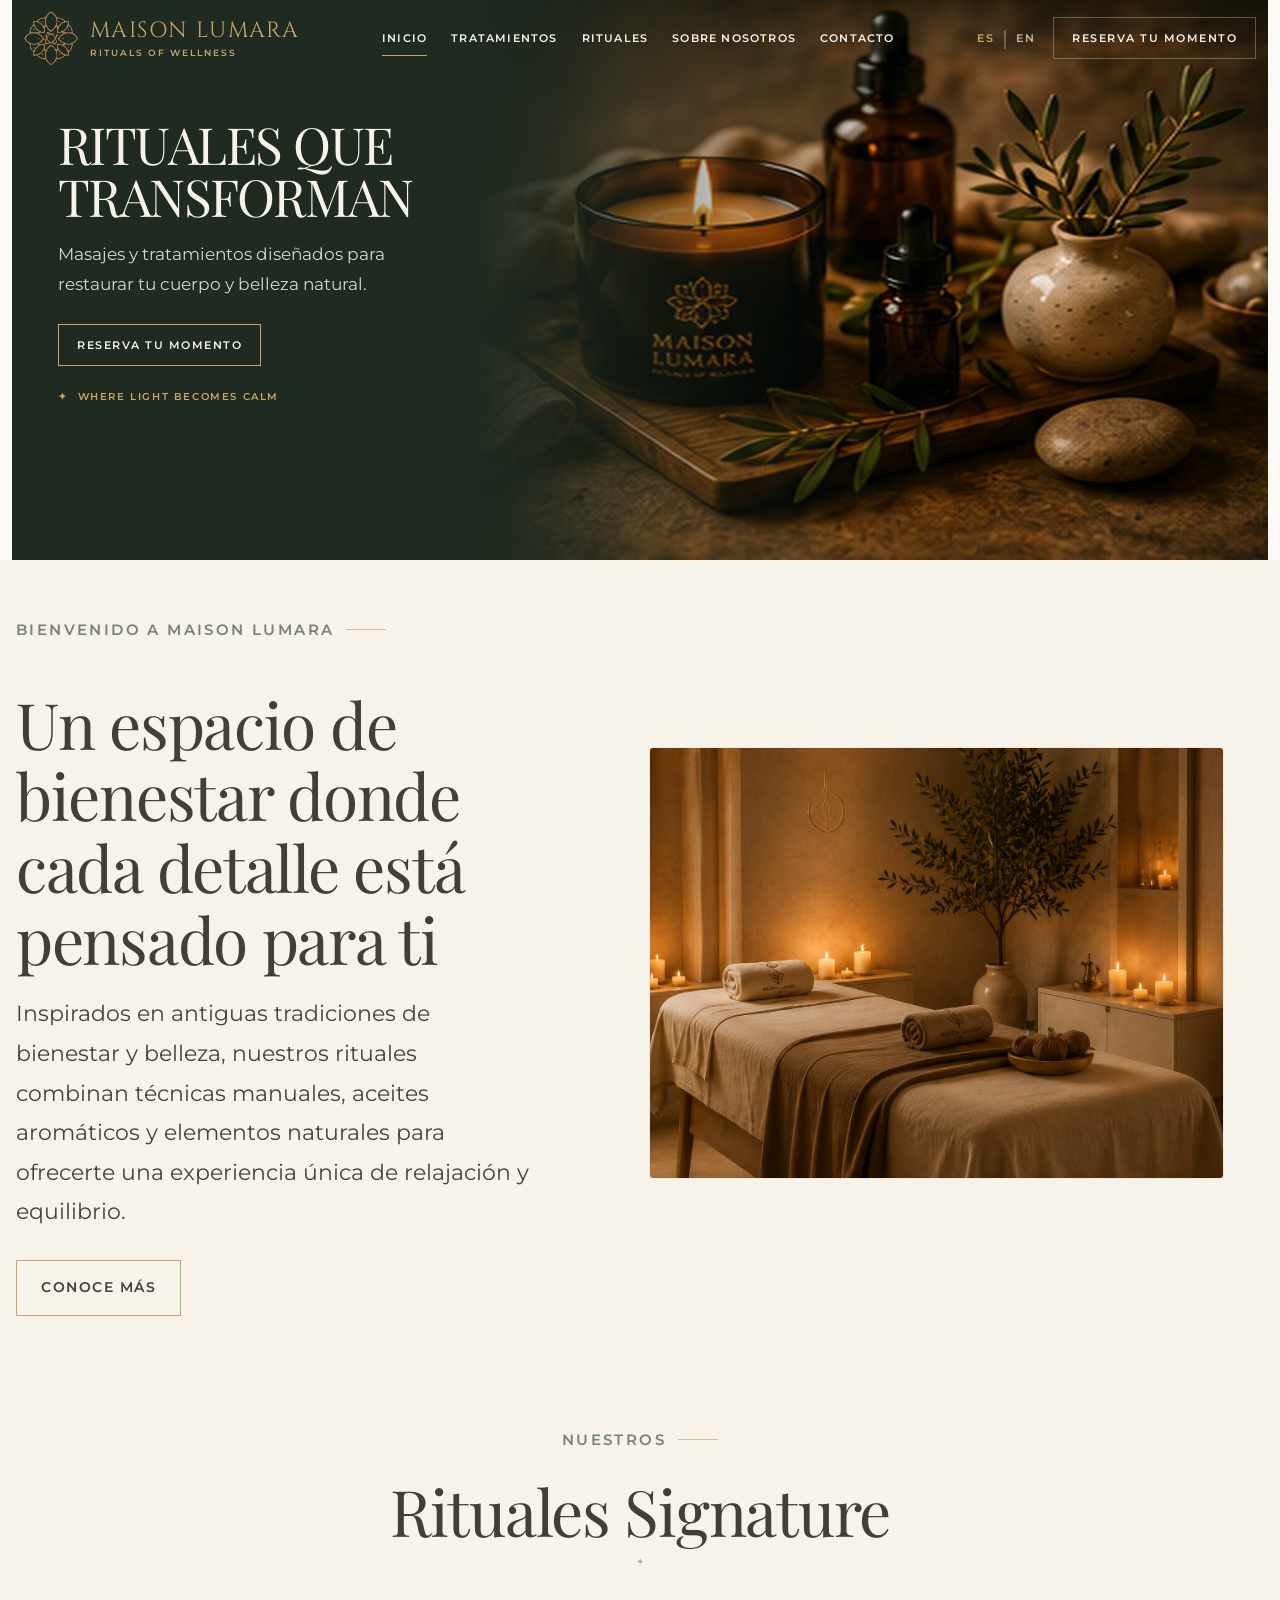
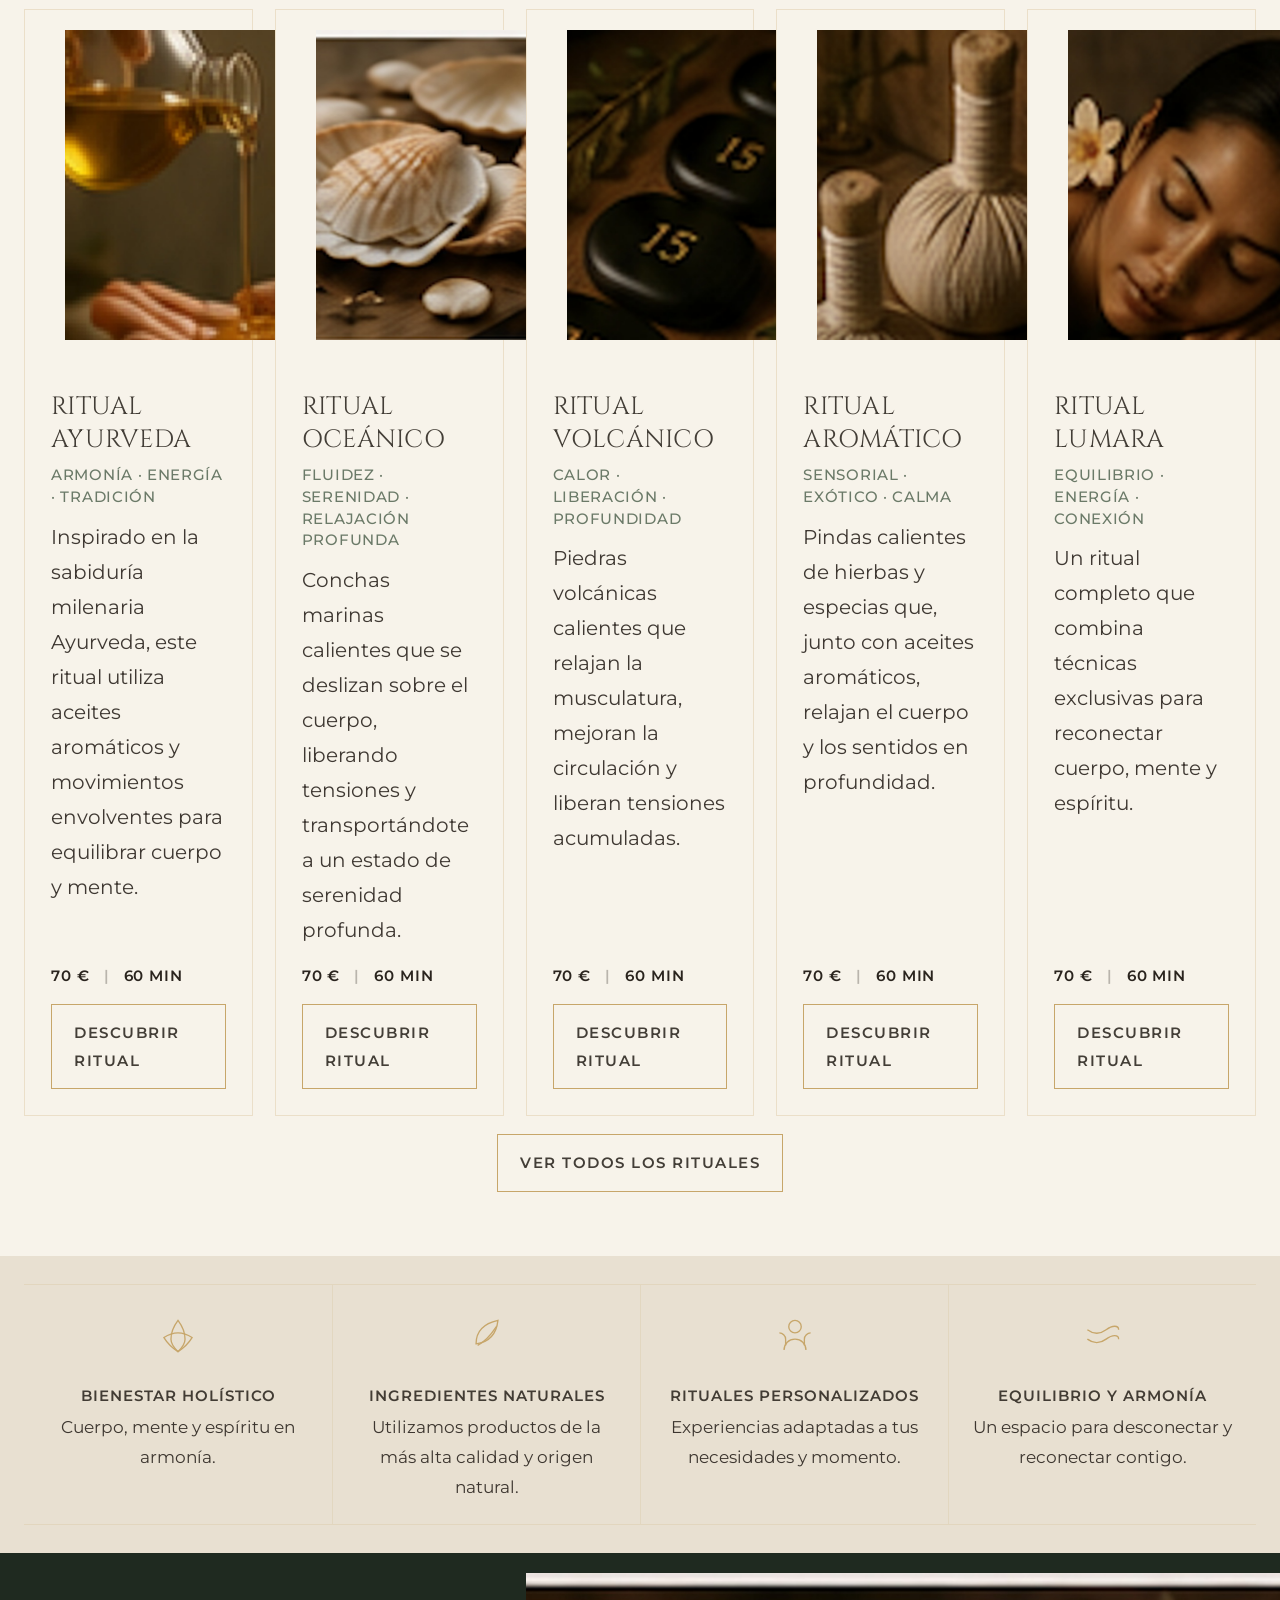
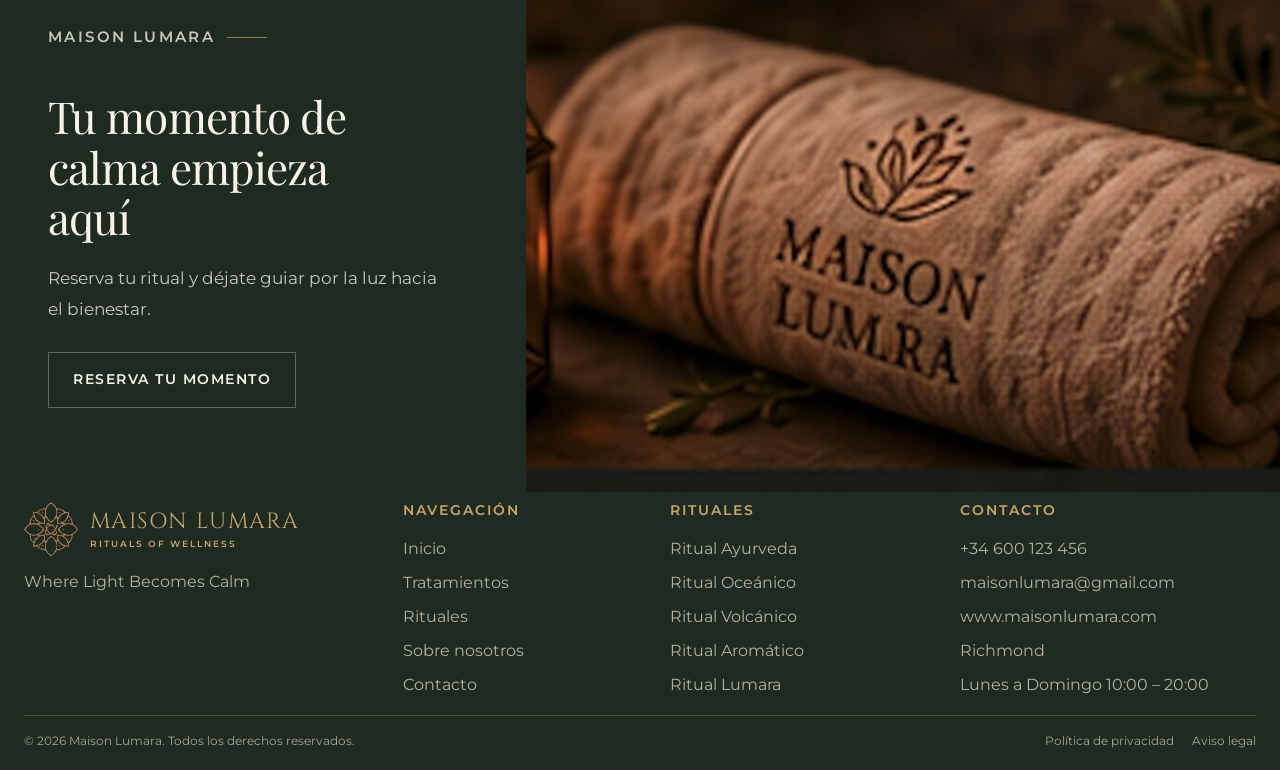
<file: index.html>
<!DOCTYPE html>
<html lang="es">
  <head>
    <meta charset="UTF-8" />
    <meta name="viewport" content="width=device-width, initial-scale=1.0" />
    <title>Maison Lumara | Rituals of Wellness</title>
    <meta
      name="description"
      content="Maison Lumara es un espacio de bienestar editorial y cálido donde cada ritual está diseñado para restaurar el cuerpo, la mente y la belleza natural."
    />
    <link rel="stylesheet" href="styles.css" />
  </head>
  <body>
    <div class="page-shell">
      <header class="site-header is-transparent" data-header>
        <div class="container header-bar">
          <a class="brand" href="index.html" aria-label="Maison Lumara">
            <img class="brand-icon" src="assets/logo-icon-transparent.png" alt="" />
            <span class="brand-text">
              <span class="brand-name">Maison Lumara</span>
              <span class="brand-tagline" data-i18n="brand.tagline">Rituals of Wellness</span>
            </span>
          </a>
          <nav class="site-nav" aria-label="Principal">
            <a href="index.html" aria-current="page" data-i18n="nav.home">Inicio</a>
            <a href="#tratamientos" data-i18n="nav.treatments">Tratamientos</a>
            <a href="#rituales" data-i18n="nav.rituals">Rituales</a>
            <a href="about.html" data-i18n="nav.about">Sobre nosotros</a>
            <a href="#contacto" data-i18n="nav.contact">Contacto</a>
          </nav>
          <div class="header-actions">
            <div class="language-switcher" aria-label="Language selector">
              <button class="lang-option" type="button" data-lang="es">ES</button>
              <span aria-hidden="true">|</span>
              <button class="lang-option" type="button" data-lang="en">EN</button>
            </div>
            <a class="button button-dark" href="#contacto" data-i18n="button.reserve">Reserva tu momento</a>
            <button class="menu-toggle" aria-label="Abrir menú" aria-expanded="false" data-menu-toggle>
              <span></span>
            </button>
          </div>
        </div>
        <div class="mobile-panel" data-mobile-panel>
          <a href="index.html" data-i18n="nav.home">Inicio</a>
          <a href="#tratamientos" data-i18n="nav.treatments">Tratamientos</a>
          <a href="#rituales" data-i18n="nav.rituals">Rituales</a>
          <a href="about.html" data-i18n="nav.about">Sobre nosotros</a>
          <a href="#contacto" data-i18n="nav.contact">Contacto</a>
          <a class="button button-dark" href="#contacto" data-i18n="button.reserve">Reserva tu momento</a>
        </div>
      </header>

      <main>
        <section class="hero">
          <div class="hero-copy reveal">
            <h1 data-i18n="hero.title">Rituales que transforman</h1>
            <p data-i18n="hero.text">
              Masajes y tratamientos diseñados para restaurar tu cuerpo y belleza natural.
            </p>
            <a class="button" href="#contacto" data-i18n="button.reserve">Reserva tu momento</a>
            <div class="hero-tagline" data-i18n="brand.emotional">Where Light Becomes Calm</div>
          </div>
          <div class="hero-media">
            <img src="assets/hero.jpg" alt="Rituales Maison Lumara" />
          </div>
        </section>

        <section class="section section-ivory" id="tratamientos">
          <div class="container feature-split">
            <div class="stack-lg reveal">
              <div class="eyebrow" data-i18n="home.welcome.eyebrow">Bienvenido a Maison Lumara</div>
              <div class="stack-md">
                <h2 data-i18n="home.welcome.title">Un espacio de bienestar donde cada detalle est&aacute; pensado para ti</h2>
                <p data-i18n="home.welcome.text">
                  Inspirados en antiguas tradiciones de bienestar y belleza, nuestros rituales combinan t&eacute;cnicas manuales, aceites arom&aacute;ticos y elementos naturales para ofrecerte una experiencia &uacute;nica de relajaci&oacute;n y equilibrio.
                </p>
              </div>
              <div>
                <a class="button" href="about.html" data-i18n="button.learnMore">Conoce m&aacute;s</a>
              </div>
            </div>
            <figure class="feature-split-figure reveal">
              <img src="assets/bienestar.jpg" alt="Espacio de bienestar Maison Lumara" loading="lazy" />
            </figure>
          </div>
        </section>

        <section class="section section-ivory" id="rituales">
          <div class="container">
            <div class="centered-heading reveal">
              <div class="eyebrow" style="justify-content:center" data-i18n="home.signature.eyebrow">Nuestros</div>
              <h2 data-i18n="home.signature.title">Rituales Signature</h2>
            </div>

            <div class="ritual-grid">
              <article class="ritual-card reveal">
                <figure class="card-figure">
                  <img src="assets/ayurveda.jpg" alt="Ritual Ayurveda" loading="lazy" />
                </figure>
                <div class="card-body">
                  <h3 data-i18n="rituals.ayurveda.title">Ritual Ayurveda</h3>
                  <div class="card-subtitle" data-i18n="rituals.ayurveda.subtitle">Armon&iacute;a · Energ&iacute;a · Tradici&oacute;n</div>
                  <p data-i18n="rituals.ayurveda.cardText">
                    Inspirado en la sabidur&iacute;a milenaria Ayurveda, este ritual utiliza aceites arom&aacute;ticos y movimientos envolventes para equilibrar cuerpo y mente.
                  </p>
                  <div class="card-meta"><span data-i18n="price.ritual">70 €</span><span>60 MIN</span></div>
                  <a class="button" href="ritual-ayurveda.html" data-i18n="button.discoverRitual">Descubrir ritual</a>
                </div>
              </article>

              <article class="ritual-card reveal">
                <figure class="card-figure">
                  <img src="assets/oceanico.jpg" alt="Ritual Oceánico" loading="lazy" />
                </figure>
                <div class="card-body">
                  <h3 data-i18n="rituals.oceanic.title">Ritual Oce&aacute;nico</h3>
                  <div class="card-subtitle" data-i18n="rituals.oceanic.subtitle">Fluidez · Serenidad · Relajaci&oacute;n profunda</div>
                  <p data-i18n="rituals.oceanic.cardText">
                    Conchas marinas calientes que se deslizan sobre el cuerpo, liberando tensiones y transport&aacute;ndote a un estado de serenidad profunda.
                  </p>
                  <div class="card-meta"><span data-i18n="price.ritual">70 €</span><span>60 MIN</span></div>
                  <a class="button" href="ritual-oceanico.html" data-i18n="button.discoverRitual">Descubrir ritual</a>
                </div>
              </article>

              <article class="ritual-card reveal">
                <figure class="card-figure">
                  <img src="assets/volcanico.jpg" alt="Ritual Volcánico" loading="lazy" />
                </figure>
                <div class="card-body">
                  <h3 data-i18n="rituals.volcanic.title">Ritual Volc&aacute;nico</h3>
                  <div class="card-subtitle" data-i18n="rituals.volcanic.subtitle">Calor · Liberaci&oacute;n · Profundidad</div>
                  <p data-i18n="rituals.volcanic.cardText">
                    Piedras volc&aacute;nicas calientes que relajan la musculatura, mejoran la circulaci&oacute;n y liberan tensiones acumuladas.
                  </p>
                  <div class="card-meta"><span data-i18n="price.ritual">70 €</span><span>60 MIN</span></div>
                  <a class="button" href="ritual-volcanico.html" data-i18n="button.discoverRitual">Descubrir ritual</a>
                </div>
              </article>

              <article class="ritual-card reveal">
                <figure class="card-figure">
                  <img src="assets/aromatico.jpg" alt="Ritual Aromático" loading="lazy" />
                </figure>
                <div class="card-body">
                  <h3 data-i18n="rituals.aromatic.title">Ritual Arom&aacute;tico</h3>
                  <div class="card-subtitle" data-i18n="rituals.aromatic.subtitle">Sensorial · Ex&oacute;tico · Calma</div>
                  <p data-i18n="rituals.aromatic.cardText">
                    Pindas calientes de hierbas y especias que, junto con aceites arom&aacute;ticos, relajan el cuerpo y los sentidos en profundidad.
                  </p>
                  <div class="card-meta"><span data-i18n="price.ritual">70 €</span><span>60 MIN</span></div>
                  <a class="button" href="ritual-aromatico.html" data-i18n="button.discoverRitual">Descubrir ritual</a>
                </div>
              </article>

              <article class="ritual-card reveal">
                <figure class="card-figure">
                  <img src="assets/lumara.jpg" alt="Ritual Lumara" loading="lazy" />
                </figure>
                <div class="card-body">
                  <h3 data-i18n="rituals.lumara.title">Ritual Lumara</h3>
                  <div class="card-subtitle" data-i18n="rituals.lumara.subtitle">Equilibrio · Energ&iacute;a · Conexi&oacute;n</div>
                  <p data-i18n="rituals.lumara.cardText">
                    Un ritual completo que combina t&eacute;cnicas exclusivas para reconectar cuerpo, mente y esp&iacute;ritu.
                  </p>
                  <div class="card-meta"><span data-i18n="price.ritual">70 €</span><span>60 MIN</span></div>
                  <a class="button" href="ritual-lumara.html" data-i18n="button.discoverRitual">Descubrir ritual</a>
                </div>
              </article>
            </div>

            <div class="grid-cta reveal">
              <a class="button" href="ritual-lumara.html" data-i18n="button.viewAllRituals">Ver todos los rituales</a>
            </div>
          </div>
        </section>

        <section class="section section-beige">
          <div class="container">
            <div class="values-grid">
              <article class="value-card reveal">
                <svg class="value-icon" viewBox="0 0 64 64" fill="none" stroke="currentColor" stroke-width="1.7">
                  <path d="M32 12c6 8 9 16 9 24 0 5-3 10-9 16-6-6-9-11-9-16 0-8 3-16 9-24Z"/><path d="M14 34c6-4 12-6 18-6 6 0 12 2 18 6-6 10-18 18-18 18S20 44 14 34Z"/>
                </svg>
                <h3 data-i18n="values.holistic.title">Bienestar hol&iacute;stico</h3>
                <p data-i18n="values.holistic.text">Cuerpo, mente y esp&iacute;ritu en armon&iacute;a.</p>
              </article>
              <article class="value-card reveal">
                <svg class="value-icon" viewBox="0 0 64 64" fill="none" stroke="currentColor" stroke-width="1.7">
                  <path d="M18 42c0-16 10-26 28-30-2 18-12 28-28 30Z"/><path d="M20 44c8-4 16-12 24-24"/>
                </svg>
                <h3 data-i18n="values.natural.title">Ingredientes naturales</h3>
                <p data-i18n="values.natural.text">Utilizamos productos de la m&aacute;s alta calidad y origen natural.</p>
              </article>
              <article class="value-card reveal">
                <svg class="value-icon" viewBox="0 0 64 64" fill="none" stroke="currentColor" stroke-width="1.7">
                  <circle cx="32" cy="20" r="8"/><path d="M18 50c0-8 6-14 14-14s14 6 14 14"/><path d="M12 28c4 0 8 4 8 8v8"/><path d="M52 28c-4 0-8 4-8 8v8"/>
                </svg>
                <h3 data-i18n="values.personalized.title">Rituales personalizados</h3>
                <p data-i18n="values.personalized.text">Experiencias adaptadas a tus necesidades y momento.</p>
              </article>
              <article class="value-card reveal">
                <svg class="value-icon" viewBox="0 0 64 64" fill="none" stroke="currentColor" stroke-width="1.7">
                  <path d="M12 24c8 6 16 6 24 0s16-6 16 0"/><path d="M12 36c8 6 16 6 24 0s16-6 16 0"/>
                </svg>
                <h3 data-i18n="values.balance.title">Equilibrio y armon&iacute;a</h3>
                <p data-i18n="values.balance.text">Un espacio para desconectar y reconectar contigo.</p>
              </article>
            </div>
          </div>
        </section>

        <section class="section section-ivory" id="contacto">
          <div class="final-cta reveal">
            <div class="final-cta__content stack-lg">
                <div class="stack-md">
                <div class="eyebrow" data-i18n="cta.eyebrow">Maison Lumara</div>
                <h2 data-i18n="cta.title">Tu momento de calma empieza aqu&iacute;</h2>
                <p data-i18n="cta.text">Reserva tu ritual y d&eacute;jate guiar por la luz hacia el bienestar.</p>
              </div>
              <div>
                <a class="button button-dark" href="mailto:maisonlumara@gmail.com" data-i18n="button.reserve">Reserva tu momento</a>
              </div>
            </div>
            <figure class="final-cta__image">
              <img src="assets/cta-footer.jpg" alt="Linterna y toalla Maison Lumara" loading="lazy" />
            </figure>
          </div>
        </section>
      </main>

      <footer class="site-footer">
        <div class="container">
          <div class="footer-grid">
            <div class="footer-brand">
              <a class="footer-brand-logo" href="index.html" aria-label="Maison Lumara">
                <img class="brand-icon footer-logo" src="assets/logo-icon-transparent.png" alt="" />
                <span class="brand-text">
                  <span class="brand-name">Maison Lumara</span>
                  <span class="brand-tagline" data-i18n="brand.tagline">Rituals of Wellness</span>
                </span>
              </a>
              <p data-i18n="brand.emotional">Where Light Becomes Calm</p>
            </div>
            <div class="footer-column">
              <h3 data-i18n="footer.navigation">Navegaci&oacute;n</h3>
              <div class="footer-links">
                <a href="index.html" data-i18n="nav.home">Inicio</a>
                <a href="#tratamientos" data-i18n="nav.treatments">Tratamientos</a>
                <a href="#rituales" data-i18n="nav.rituals">Rituales</a>
                <a href="about.html" data-i18n="nav.about">Sobre nosotros</a>
                <a href="#contacto" data-i18n="nav.contact">Contacto</a>
              </div>
            </div>
            <div class="footer-column">
              <h3 data-i18n="footer.rituals">Rituales</h3>
              <div class="footer-links">
                <a href="ritual-ayurveda.html" data-i18n="rituals.ayurveda.title">Ritual Ayurveda</a>
                <a href="ritual-oceanico.html" data-i18n="rituals.oceanic.title">Ritual Oce&aacute;nico</a>
                <a href="ritual-volcanico.html" data-i18n="rituals.volcanic.title">Ritual Volc&aacute;nico</a>
                <a href="ritual-aromatico.html" data-i18n="rituals.aromatic.title">Ritual Arom&aacute;tico</a>
                <a href="ritual-lumara.html" data-i18n="rituals.lumara.title">Ritual Lumara</a>
              </div>
            </div>
            <div class="footer-column">
              <h3 data-i18n="nav.contact">Contacto</h3>
              <div class="footer-meta">
                <p>+34 600 123 456</p>
                <p>maisonlumara@gmail.com</p>
                <p>www.maisonlumara.com</p>
                <p>Richmond</p>
                <p data-i18n="footer.schedule">Lunes a Domingo 10:00 – 20:00</p>
              </div>
            </div>
          </div>
          <div class="footer-bottom">
            <span data-i18n="footer.rights">&copy; 2026 Maison Lumara. Todos los derechos reservados.</span>
            <div class="footer-bottom-links">
              <a href="#" data-i18n="footer.privacy">Pol&iacute;tica de privacidad</a>
              <a href="#" data-i18n="footer.legal">Aviso legal</a>
            </div>
          </div>
        </div>
      </footer>
    </div>
    <script src="script.js"></script>
  </body>
</html>
</file>
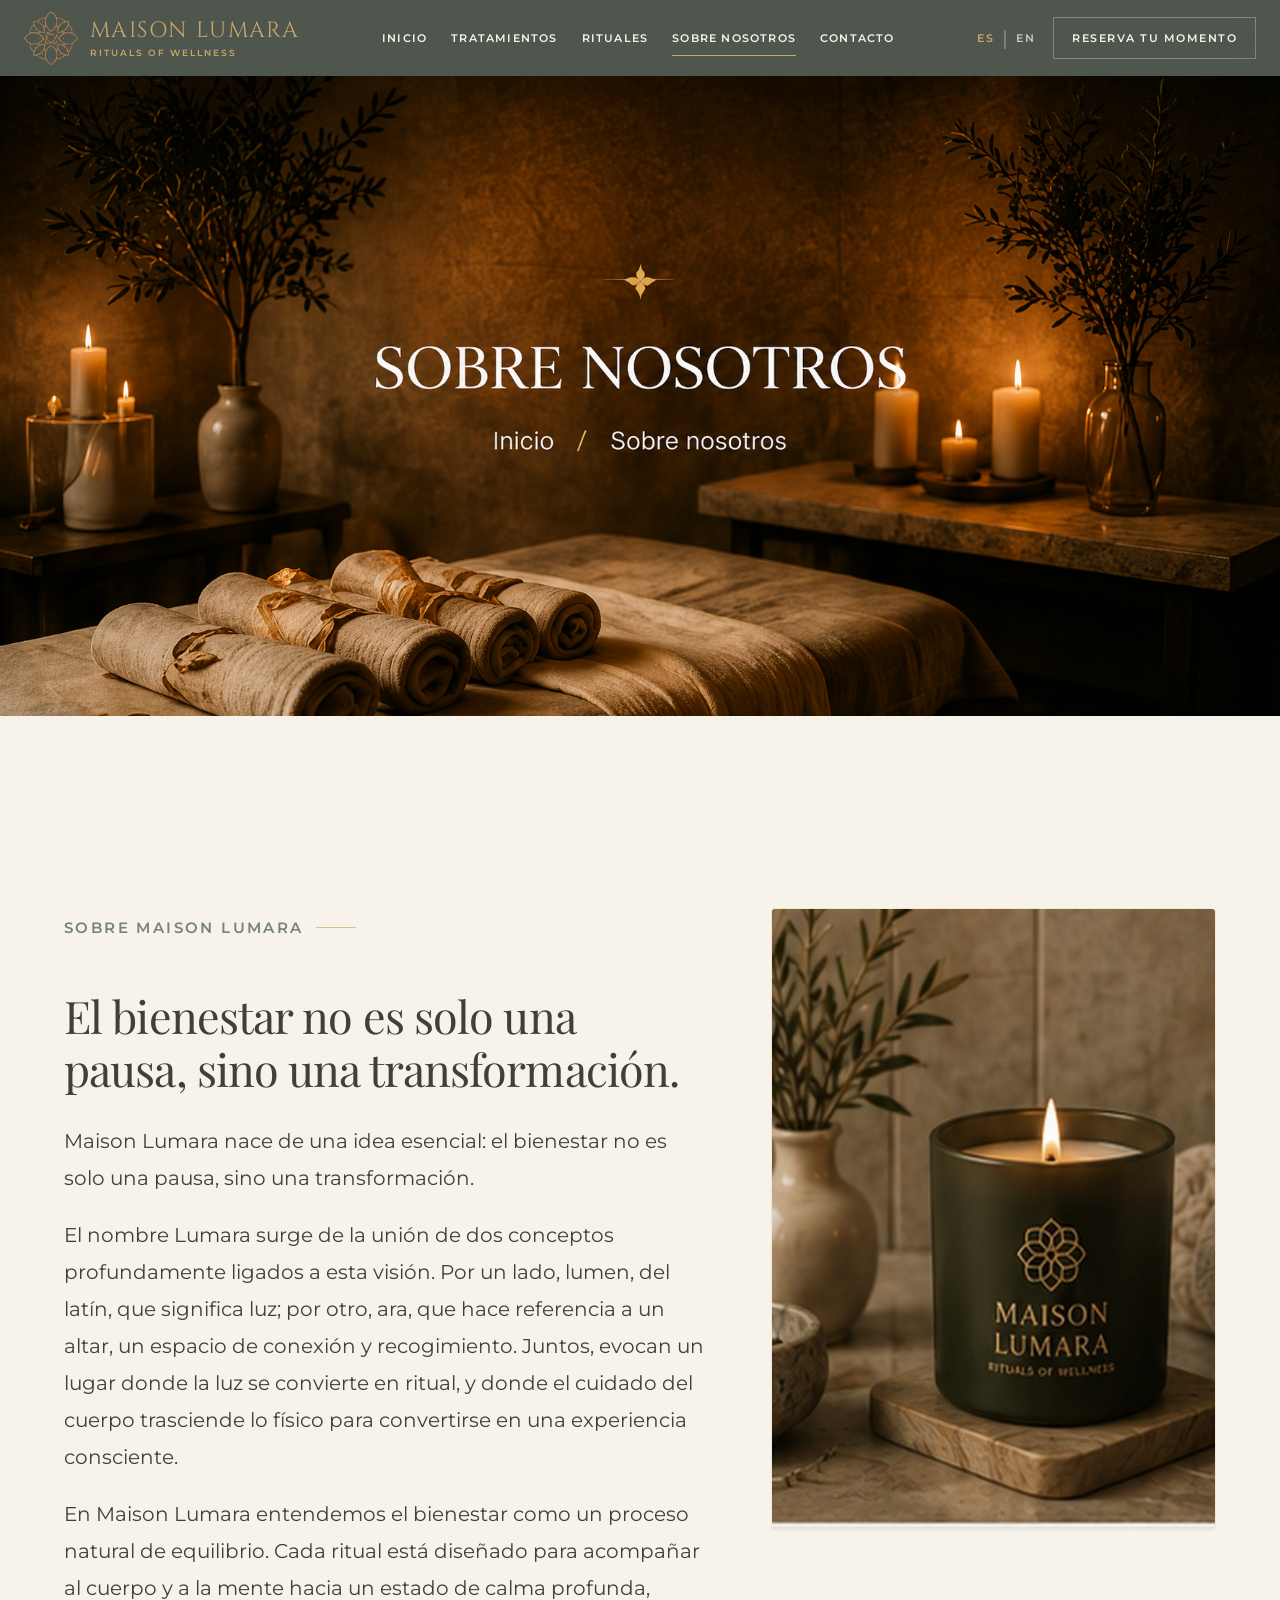
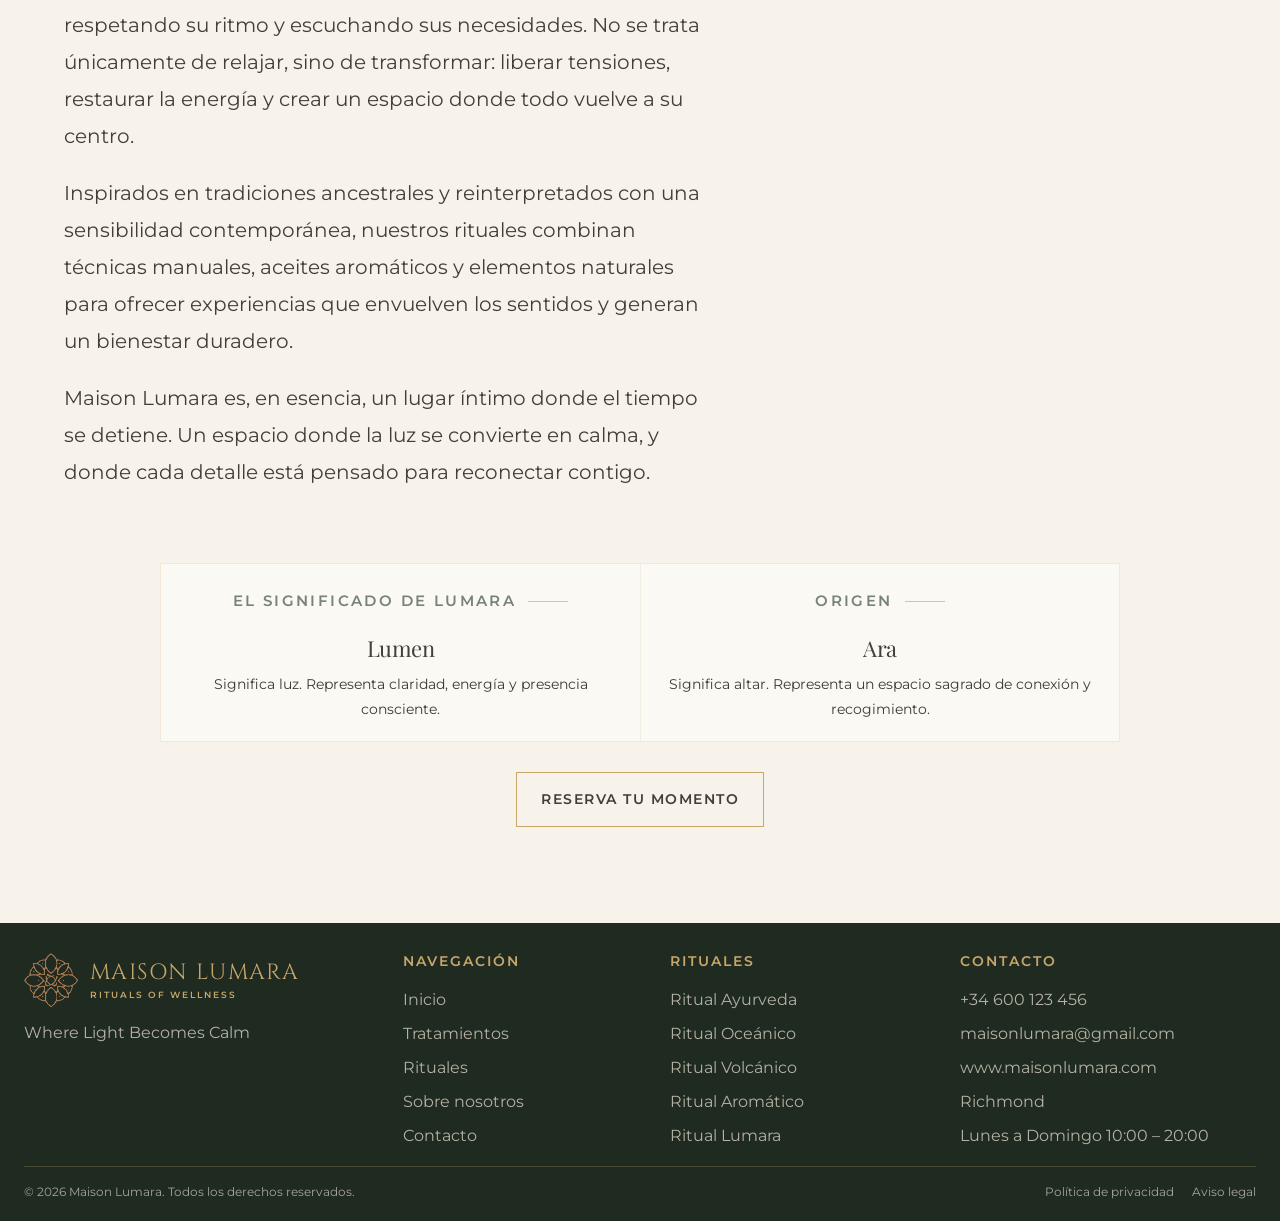
<file: about.html>
<!DOCTYPE html>
<html lang="es">
  <head>
    <meta charset="UTF-8" />
    <meta name="viewport" content="width=device-width, initial-scale=1.0" />
    <title>Sobre nosotros | Maison Lumara</title>
    <meta
      name="description"
      content="Descubre la esencia de Maison Lumara, un espacio de bienestar donde la luz se convierte en calma y cada ritual invita a una transformación consciente."
    />
    <link rel="stylesheet" href="styles.css" />
  </head>
  <body>
    <div class="page-shell">
      <header class="site-header" data-header>
        <div class="container header-bar">
          <a class="brand" href="index.html" aria-label="Maison Lumara">
            <img class="brand-icon" src="assets/logo-icon-transparent.png" alt="" />
            <span class="brand-text">
              <span class="brand-name">Maison Lumara</span>
              <span class="brand-tagline" data-i18n="brand.tagline">Rituals of Wellness</span>
            </span>
          </a>
          <nav class="site-nav" aria-label="Principal">
            <a href="index.html" data-i18n="nav.home">Inicio</a>
            <a href="index.html#tratamientos" data-i18n="nav.treatments">Tratamientos</a>
            <a href="index.html#rituales" data-i18n="nav.rituals">Rituales</a>
            <a href="about.html" aria-current="page" data-i18n="nav.about">Sobre nosotros</a>
            <a href="index.html#contacto" data-i18n="nav.contact">Contacto</a>
          </nav>
          <div class="header-actions">
            <div class="language-switcher" aria-label="Language selector">
              <button class="lang-option" type="button" data-lang="es">ES</button>
              <span aria-hidden="true">|</span>
              <button class="lang-option" type="button" data-lang="en">EN</button>
            </div>
            <a class="button button-dark" href="index.html#contacto" data-i18n="button.reserve">Reserva tu momento</a>
            <button class="menu-toggle" aria-label="Abrir menú" aria-expanded="false" data-menu-toggle>
              <span></span>
            </button>
          </div>
        </div>
        <div class="mobile-panel" data-mobile-panel>
          <a href="index.html" data-i18n="nav.home">Inicio</a>
          <a href="index.html#tratamientos" data-i18n="nav.treatments">Tratamientos</a>
          <a href="index.html#rituales" data-i18n="nav.rituals">Rituales</a>
          <a href="about.html" data-i18n="nav.about">Sobre nosotros</a>
          <a href="index.html#contacto" data-i18n="nav.contact">Contacto</a>
          <a class="button button-dark" href="index.html#contacto" data-i18n="button.reserve">Reserva tu momento</a>
        </div>
      </header>

      <main>
        <section class="page-hero">
          <div class="page-hero-media">
            <img src="assets/sobre-nosotros-hero.jpg" alt="Cabina spa cálida Maison Lumara" />
          </div>
          <div class="container page-hero-content reveal" aria-hidden="true"></div>
        </section>

        <section class="section section-ivory">
          <div class="container about-story about-content">
            <div class="stack-lg reveal about-copy">
              <div class="eyebrow" data-i18n="about.eyebrow">Sobre Maison Lumara</div>
              <h2 data-i18n="about.title">El bienestar no es solo una pausa, sino una transformaci&oacute;n.</h2>
              <div class="stack-md">
                <p data-i18n="about.p1">
                  Maison Lumara nace de una idea esencial: el bienestar no es solo una pausa, sino una transformaci&oacute;n.
                </p>
                <p data-i18n="about.p2">
                  El nombre Lumara surge de la uni&oacute;n de dos conceptos profundamente ligados a esta visi&oacute;n. Por un lado, <em>lumen</em>, del lat&iacute;n, que significa luz; por otro, <em>ara</em>, que hace referencia a un altar, un espacio de conexi&oacute;n y recogimiento. Juntos, evocan un lugar donde la luz se convierte en ritual, y donde el cuidado del cuerpo trasciende lo f&iacute;sico para convertirse en una experiencia consciente.
                </p>
                <p data-i18n="about.p3">
                  En Maison Lumara entendemos el bienestar como un proceso natural de equilibrio. Cada ritual est&aacute; dise&ntilde;ado para acompa&ntilde;ar al cuerpo y a la mente hacia un estado de calma profunda, respetando su ritmo y escuchando sus necesidades. No se trata &uacute;nicamente de relajar, sino de transformar: liberar tensiones, restaurar la energ&iacute;a y crear un espacio donde todo vuelve a su centro.
                </p>
                <p data-i18n="about.p4">
                  Inspirados en tradiciones ancestrales y reinterpretados con una sensibilidad contempor&aacute;nea, nuestros rituales combinan t&eacute;cnicas manuales, aceites arom&aacute;ticos y elementos naturales para ofrecer experiencias que envuelven los sentidos y generan un bienestar duradero.
                </p>
                <p data-i18n="about.p5">
                  Maison Lumara es, en esencia, un lugar &iacute;ntimo donde el tiempo se detiene. Un espacio donde la luz se convierte en calma, y donde cada detalle est&aacute; pensado para reconectar contigo.
                </p>
              </div>
            </div>

            <div class="about-story-media about-images reveal">
              <figure>
                <img src="assets/sobre-nosotros-2.jpg" alt="Ritual de luz Maison Lumara" loading="lazy" />
              </figure>
            </div>
          </div>

          <div class="container">
            <div class="meaning-card about-meaning reveal">
              <article>
                <div class="eyebrow" data-i18n="about.meaning.title">El significado de Lumara</div>
                <h3 data-i18n="about.meaning.lumen.title">Lumen</h3>
                <p data-i18n="about.meaning.lumen.text">Significa luz. Representa claridad, energ&iacute;a y presencia consciente.</p>
              </article>
              <article>
                <div class="eyebrow" data-i18n="about.meaning.ara.eyebrow">Origen</div>
                <h3 data-i18n="about.meaning.ara.title">Ara</h3>
                <p data-i18n="about.meaning.ara.text">Significa altar. Representa un espacio sagrado de conexi&oacute;n y recogimiento.</p>
              </article>
            </div>

            <div class="about-actions reveal">
              <a class="button" href="index.html#contacto" data-i18n="button.reserve">Reserva tu momento</a>
            </div>
          </div>
        </section>
      </main>

      <footer class="site-footer">
        <div class="container">
          <div class="footer-grid">
            <div class="footer-brand">
              <a class="footer-brand-logo" href="index.html" aria-label="Maison Lumara">
                <img class="brand-icon footer-logo" src="assets/logo-icon-transparent.png" alt="" />
                <span class="brand-text">
                  <span class="brand-name">Maison Lumara</span>
                  <span class="brand-tagline" data-i18n="brand.tagline">Rituals of Wellness</span>
                </span>
              </a>
              <p data-i18n="brand.emotional">Where Light Becomes Calm</p>
            </div>
            <div class="footer-column">
              <h3 data-i18n="footer.navigation">Navegaci&oacute;n</h3>
              <div class="footer-links">
                <a href="index.html" data-i18n="nav.home">Inicio</a>
                <a href="index.html#tratamientos" data-i18n="nav.treatments">Tratamientos</a>
                <a href="index.html#rituales" data-i18n="nav.rituals">Rituales</a>
                <a href="about.html" data-i18n="nav.about">Sobre nosotros</a>
                <a href="index.html#contacto" data-i18n="nav.contact">Contacto</a>
              </div>
            </div>
            <div class="footer-column">
              <h3 data-i18n="footer.rituals">Rituales</h3>
              <div class="footer-links">
                <a href="ritual-ayurveda.html" data-i18n="rituals.ayurveda.title">Ritual Ayurveda</a>
                <a href="ritual-oceanico.html" data-i18n="rituals.oceanic.title">Ritual Oce&aacute;nico</a>
                <a href="ritual-volcanico.html" data-i18n="rituals.volcanic.title">Ritual Volc&aacute;nico</a>
                <a href="ritual-aromatico.html" data-i18n="rituals.aromatic.title">Ritual Arom&aacute;tico</a>
                <a href="ritual-lumara.html" data-i18n="rituals.lumara.title">Ritual Lumara</a>
              </div>
            </div>
            <div class="footer-column">
              <h3 data-i18n="nav.contact">Contacto</h3>
              <div class="footer-meta">
                <p>+34 600 123 456</p>
                <p>maisonlumara@gmail.com</p>
                <p>www.maisonlumara.com</p>
                <p>Richmond</p>
                <p data-i18n="footer.schedule">Lunes a Domingo 10:00 – 20:00</p>
              </div>
            </div>
          </div>
          <div class="footer-bottom">
            <span data-i18n="footer.rights">&copy; 2026 Maison Lumara. Todos los derechos reservados.</span>
            <div class="footer-bottom-links">
              <a href="#" data-i18n="footer.privacy">Pol&iacute;tica de privacidad</a>
              <a href="#" data-i18n="footer.legal">Aviso legal</a>
            </div>
          </div>
        </div>
      </footer>
    </div>
    <script src="script.js"></script>
  </body>
</html>
</file>
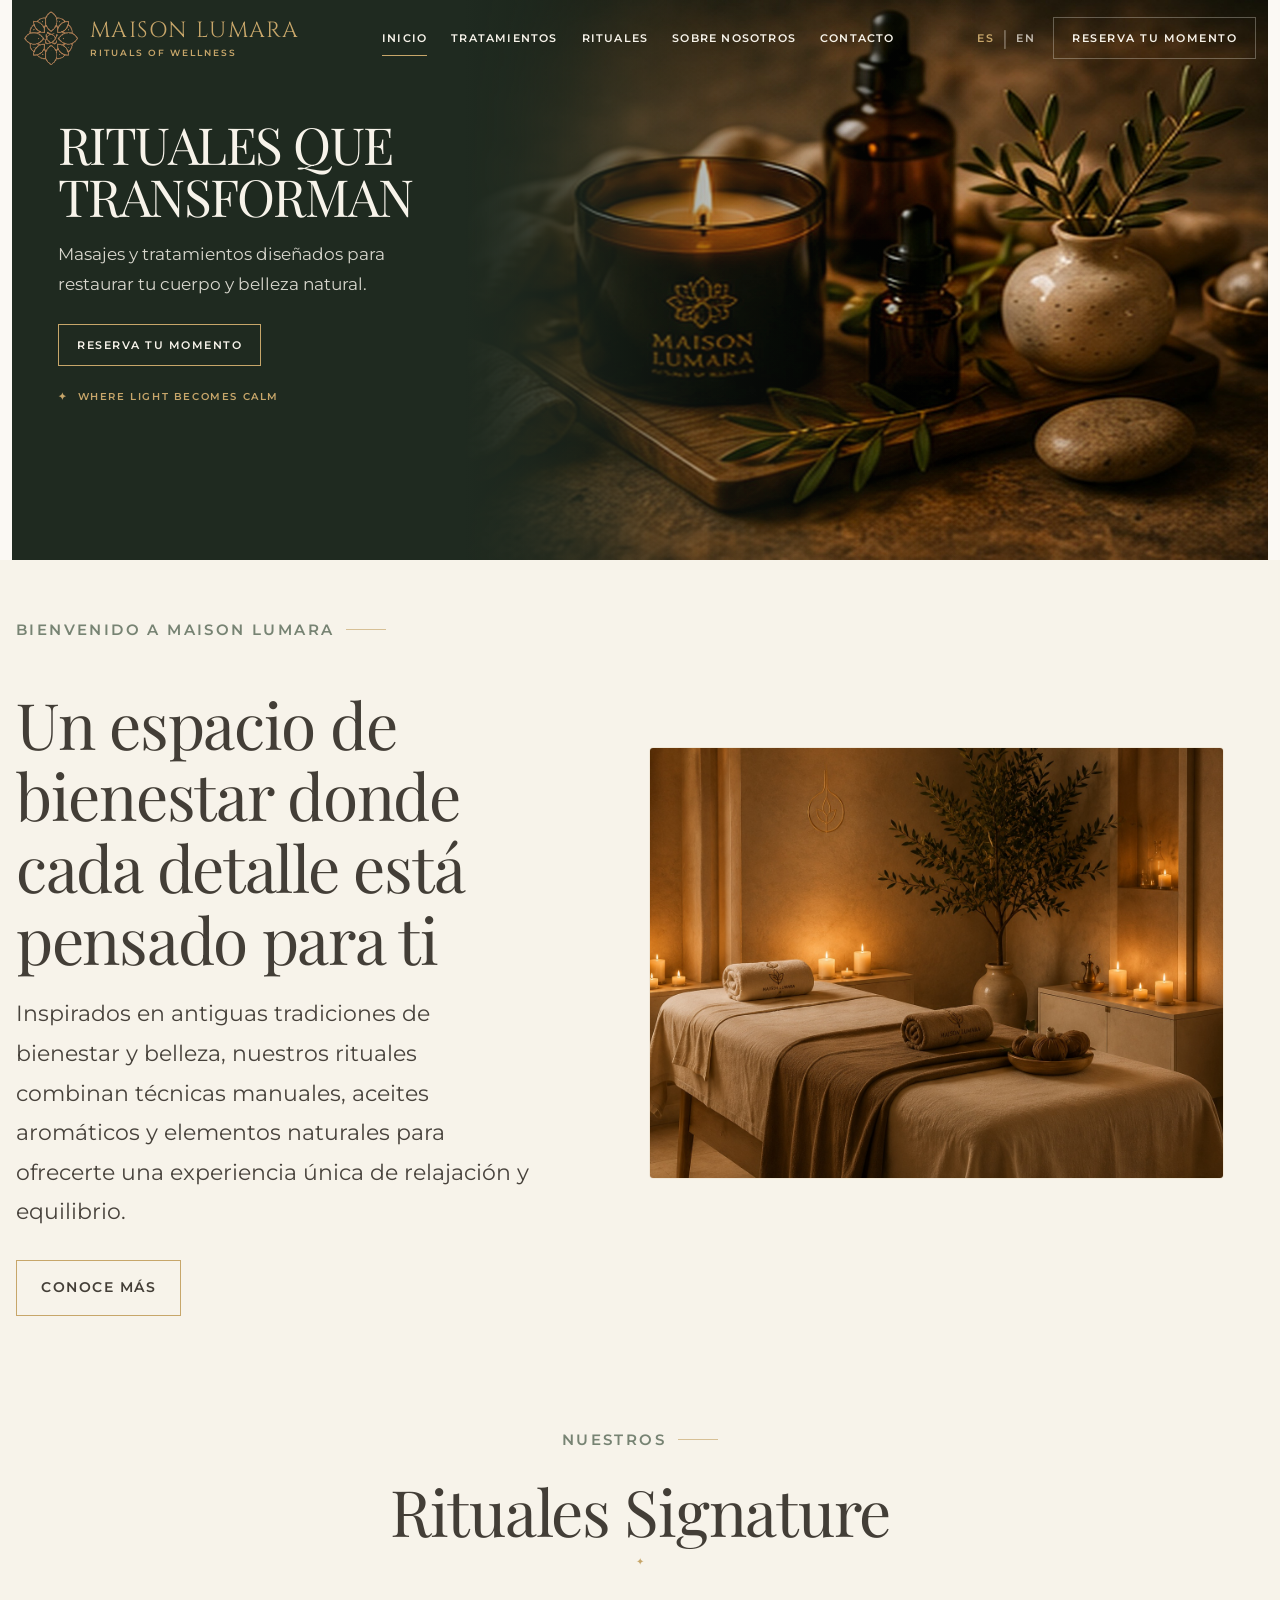
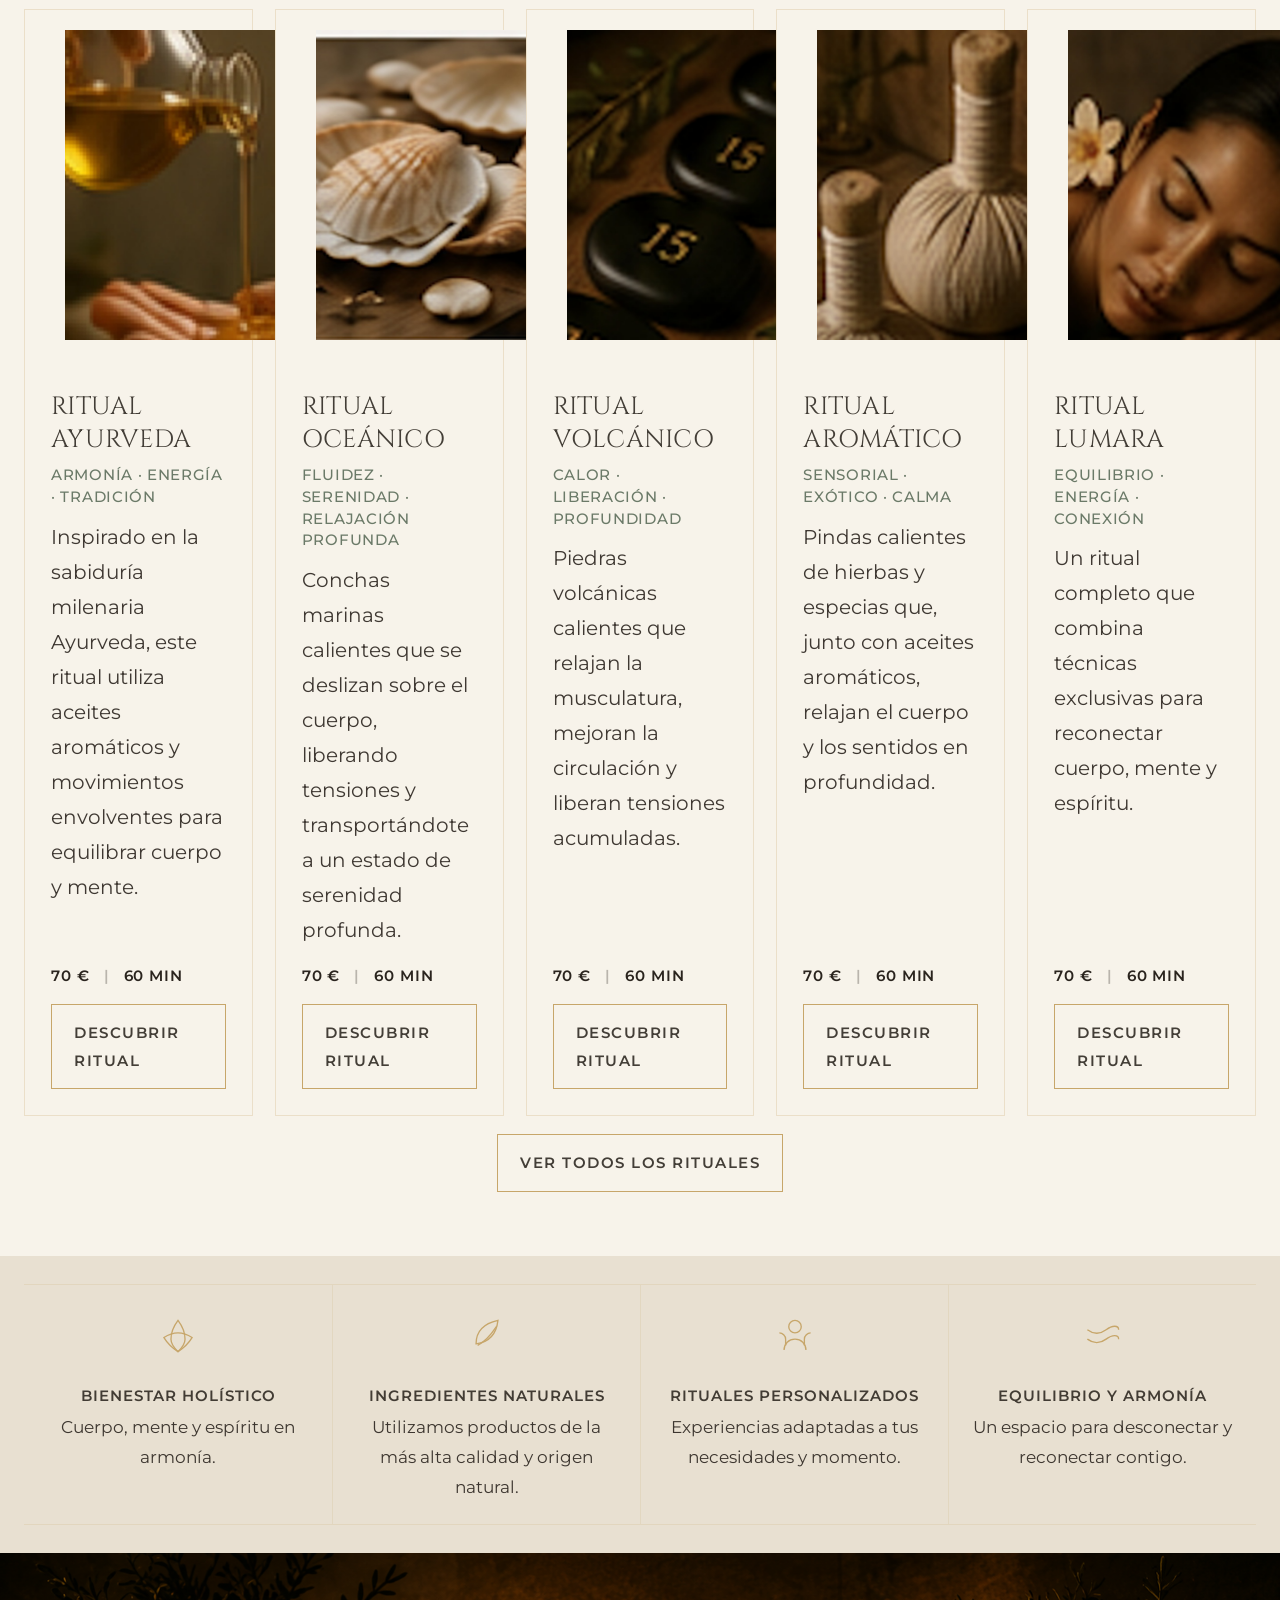
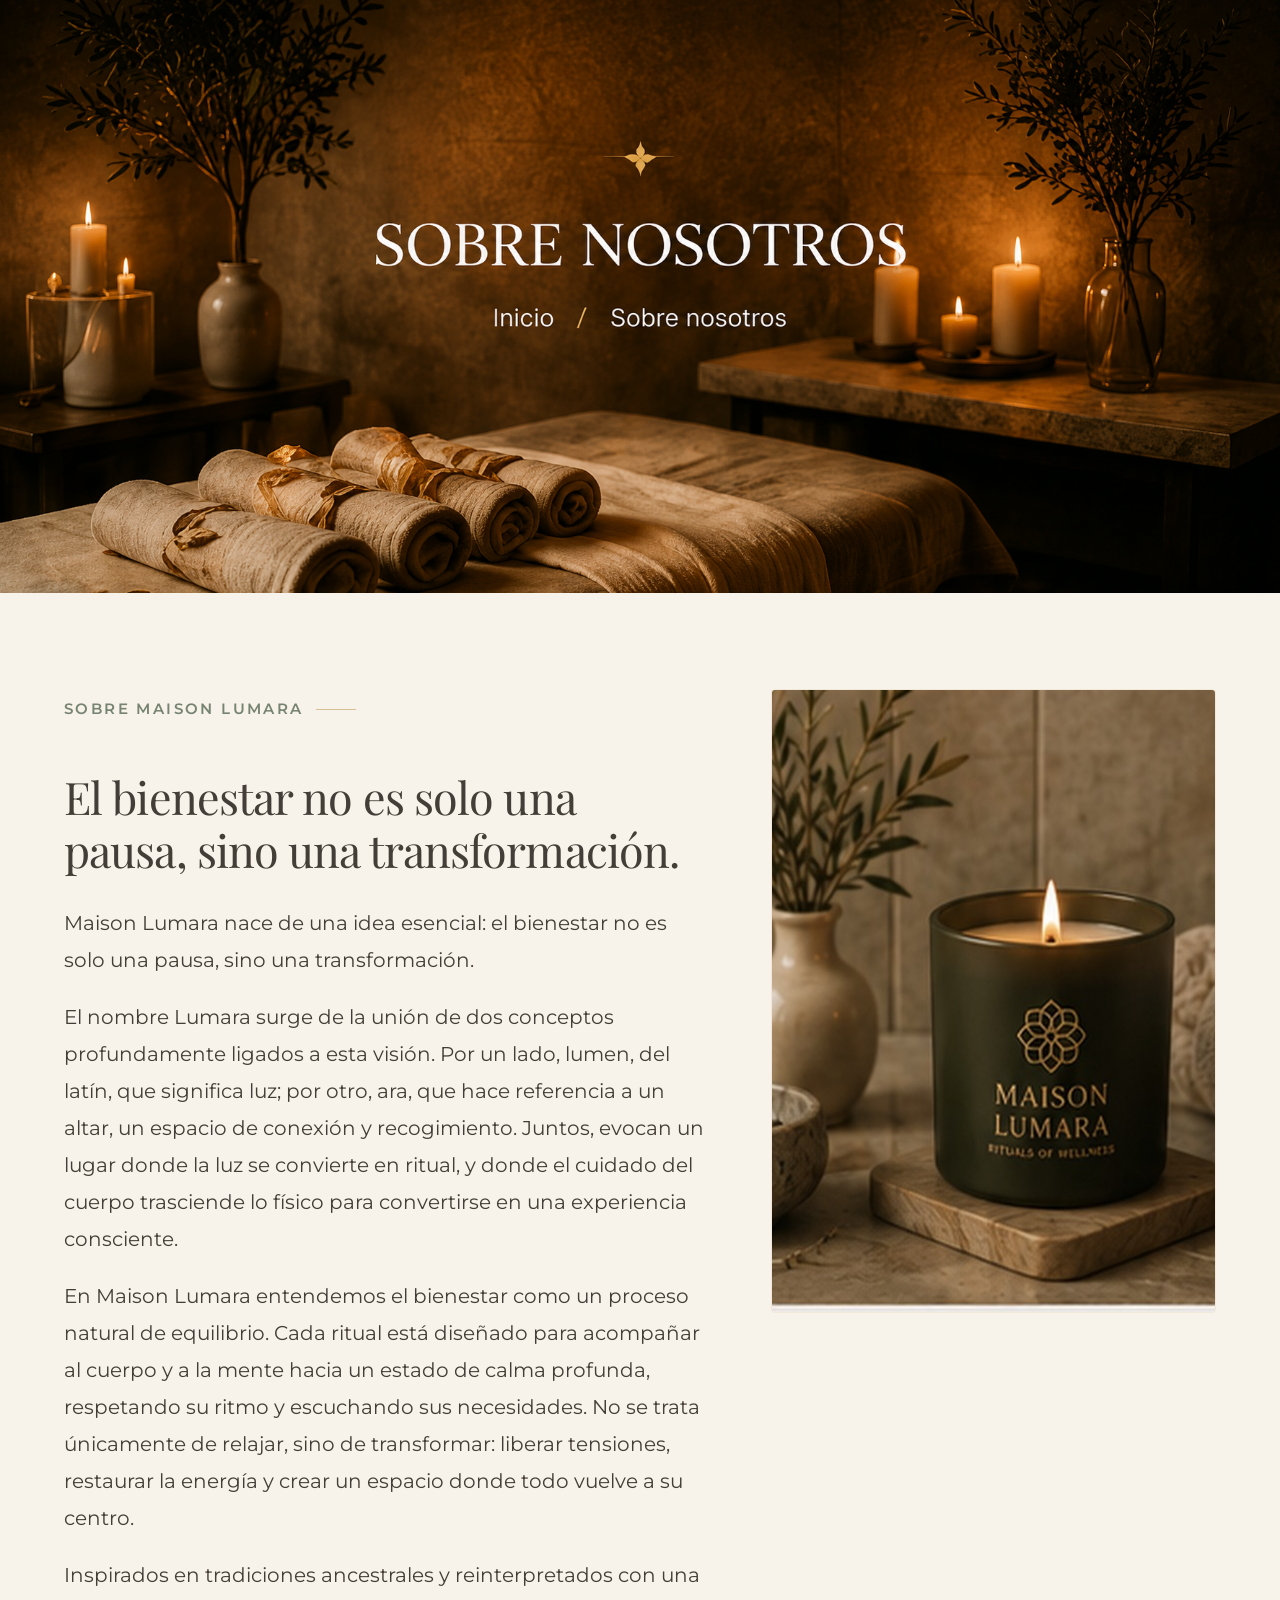
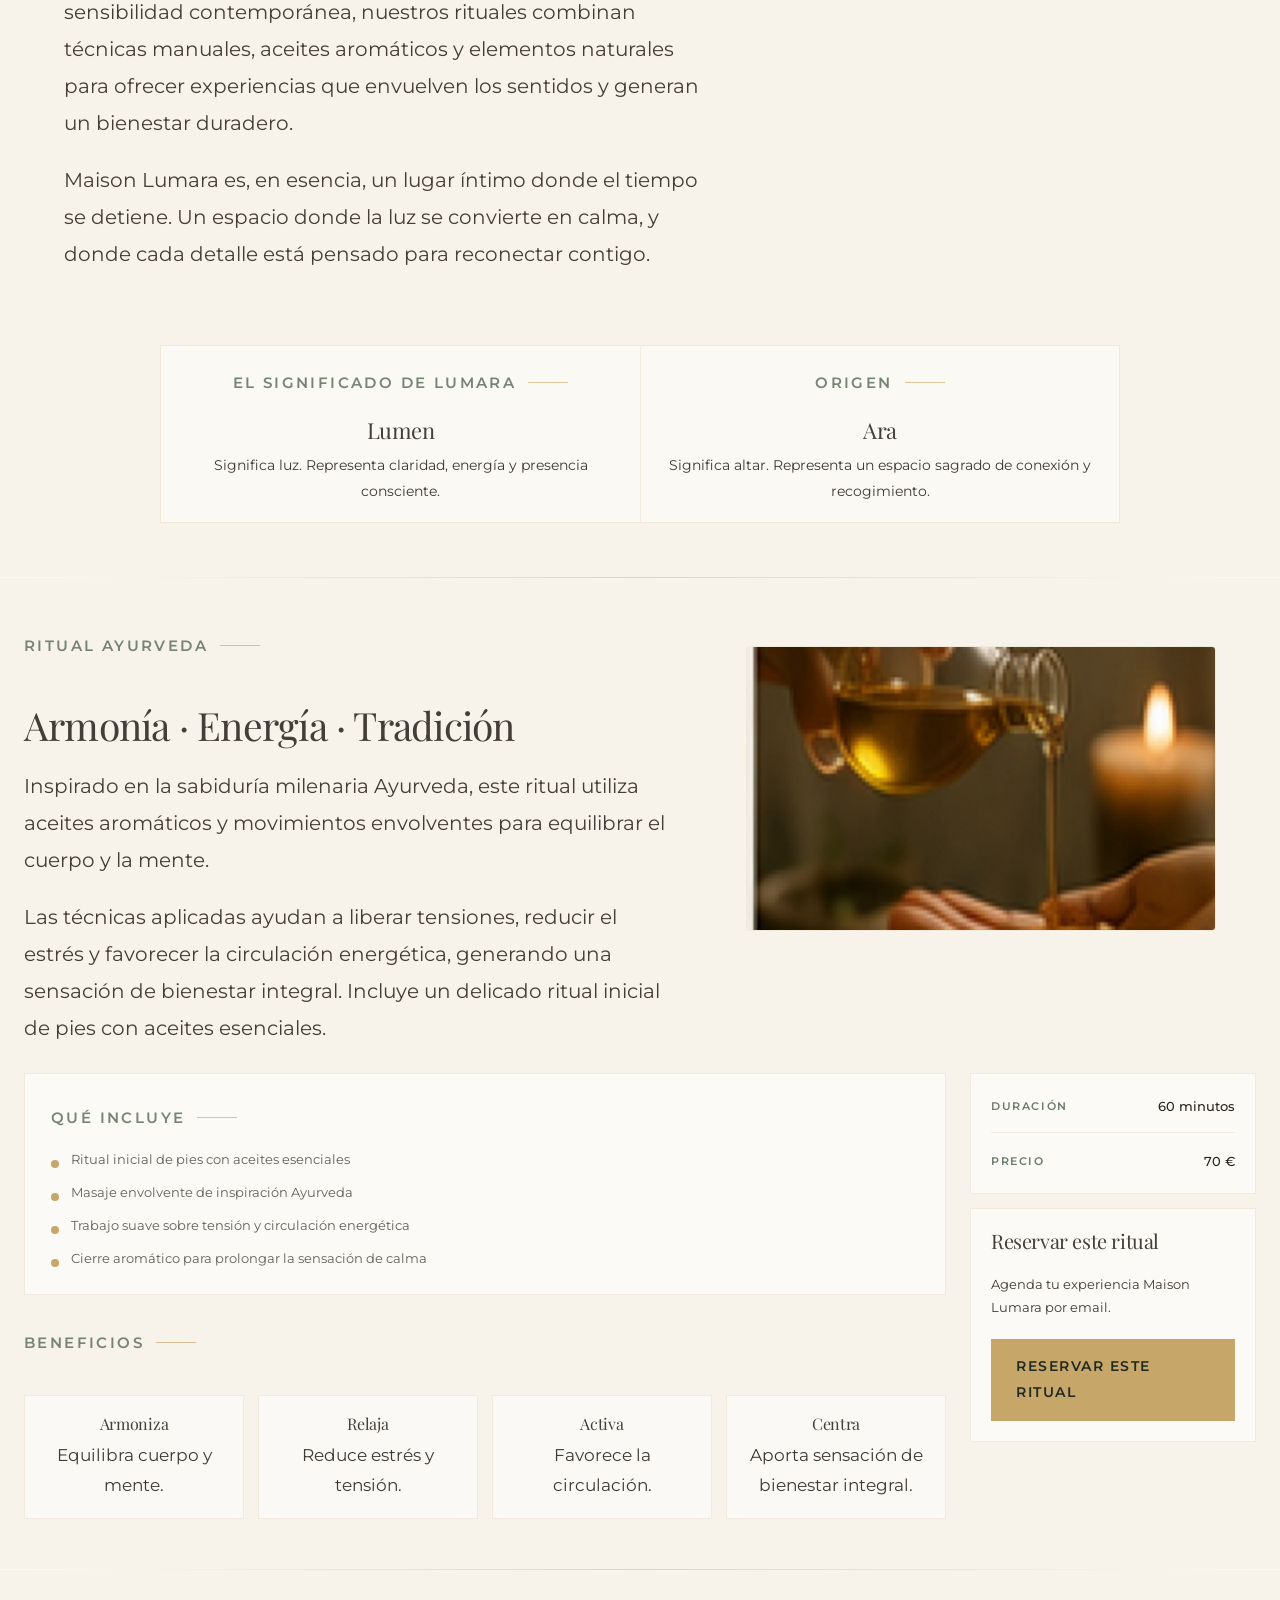
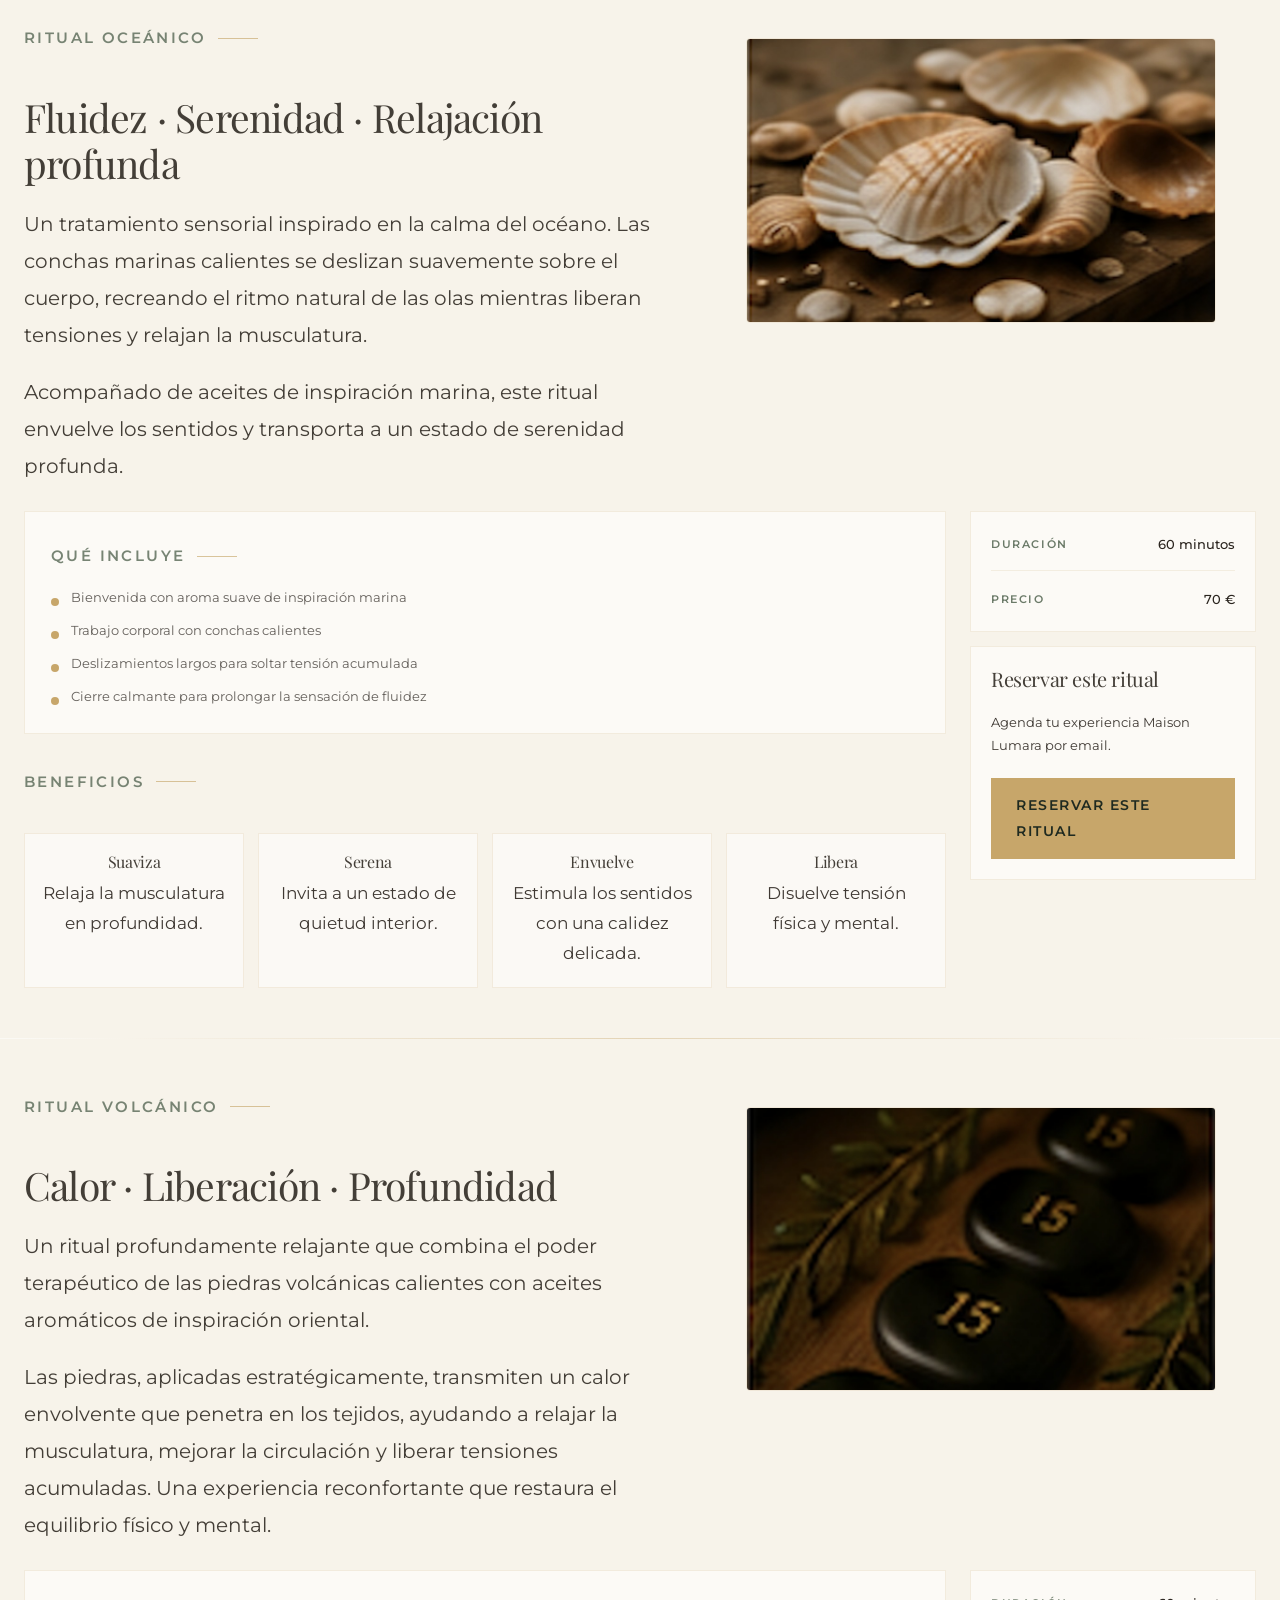
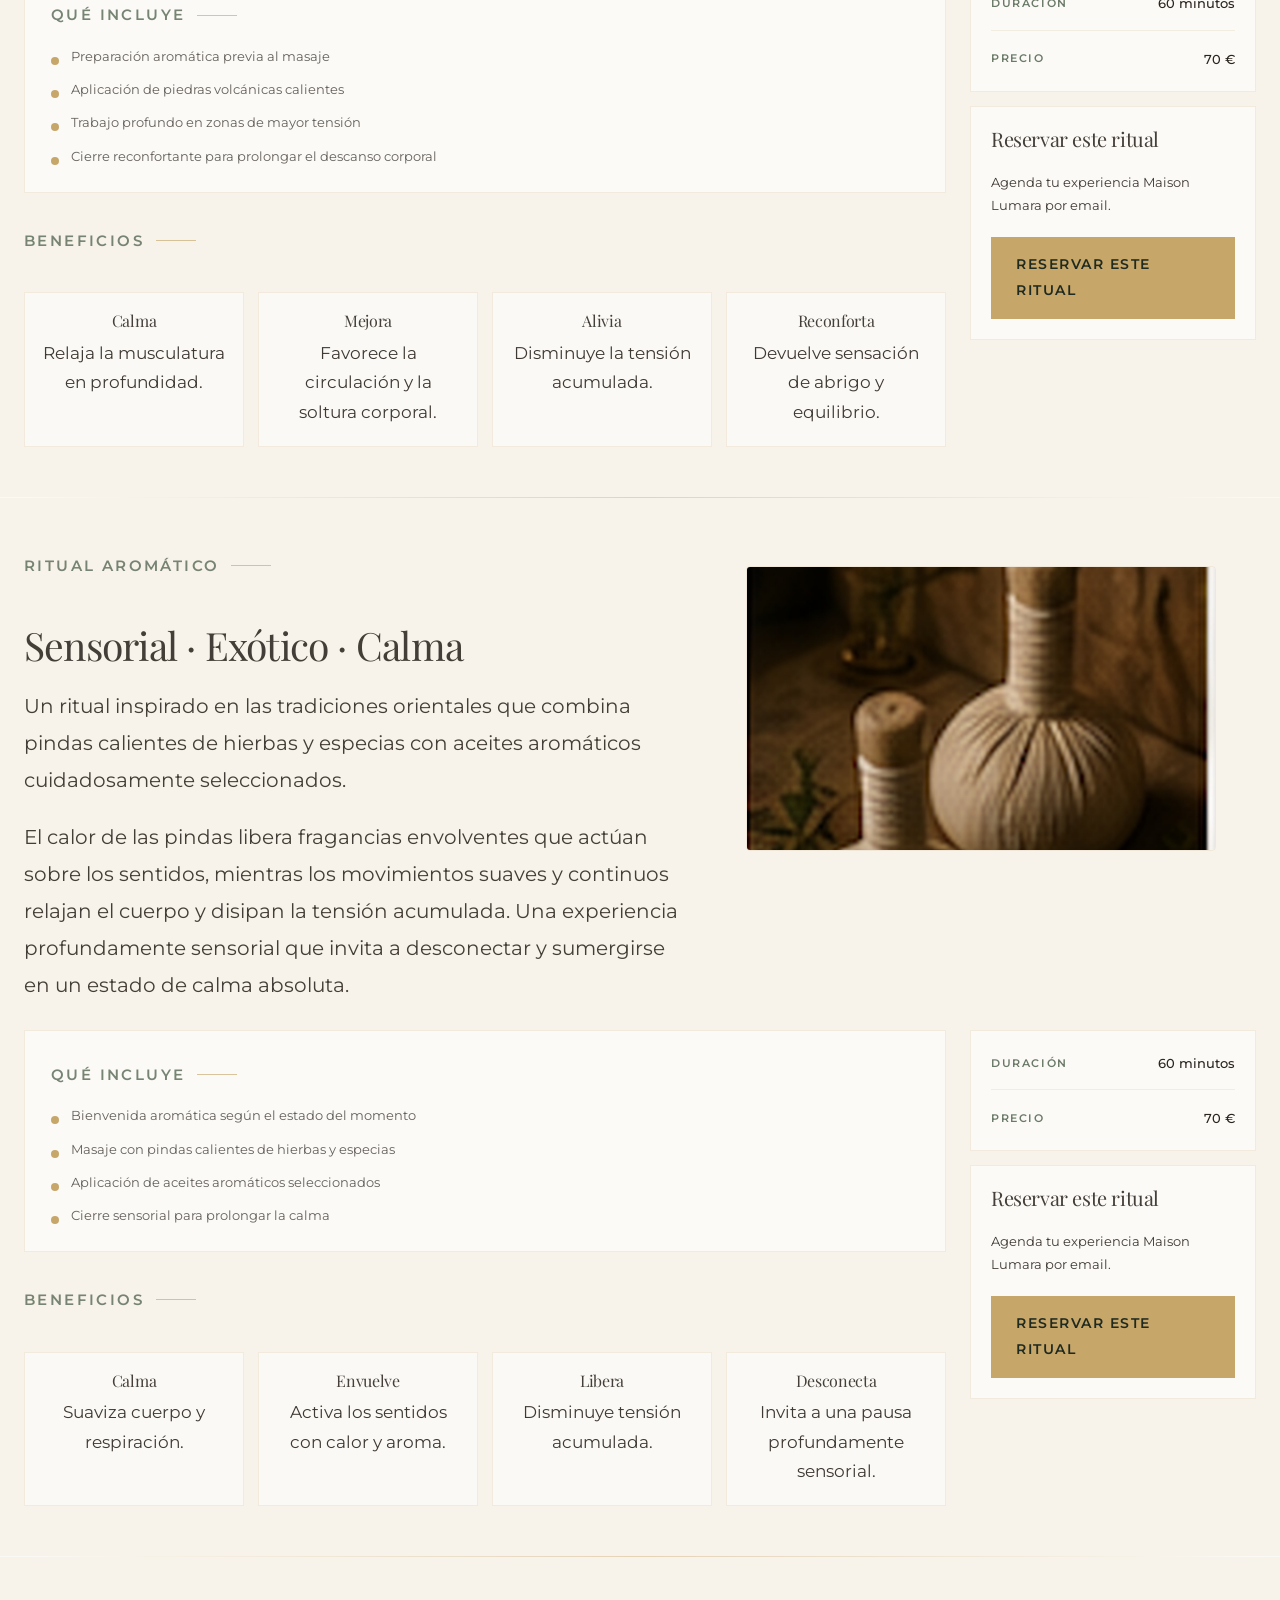
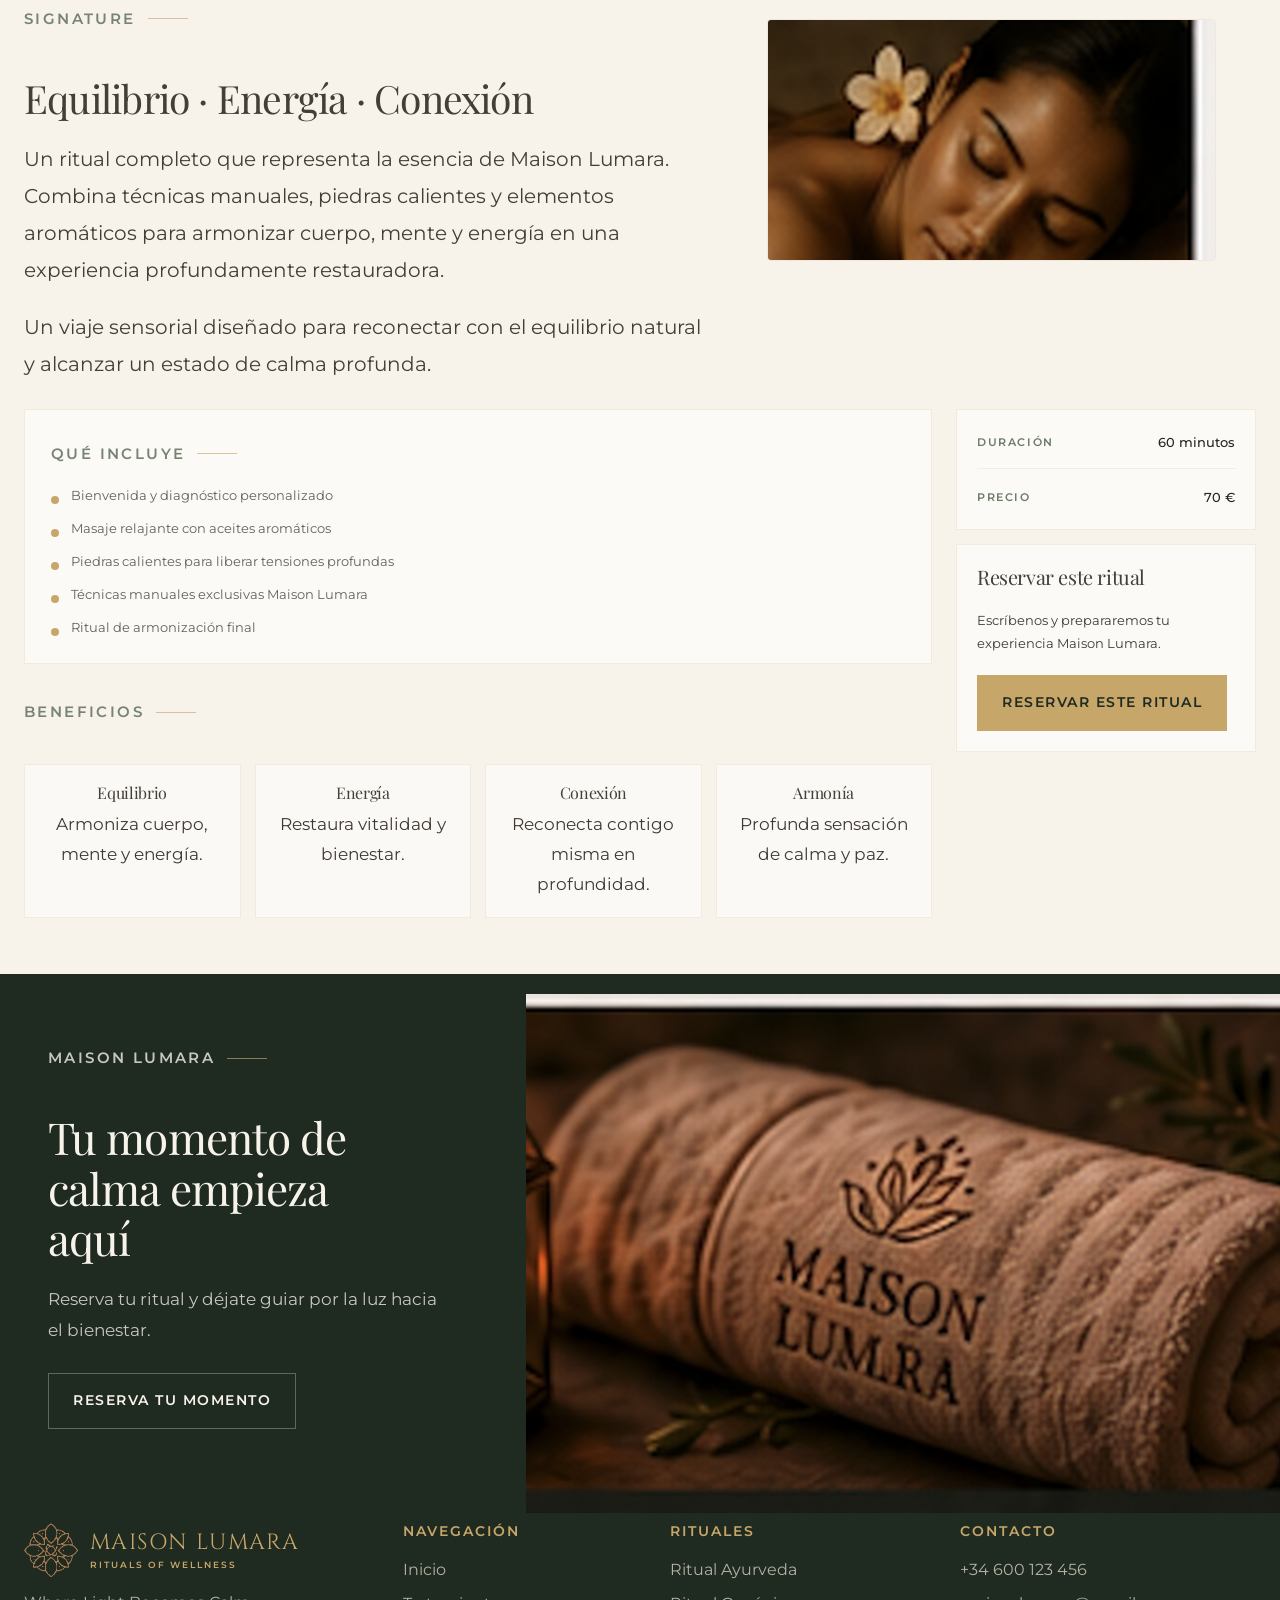
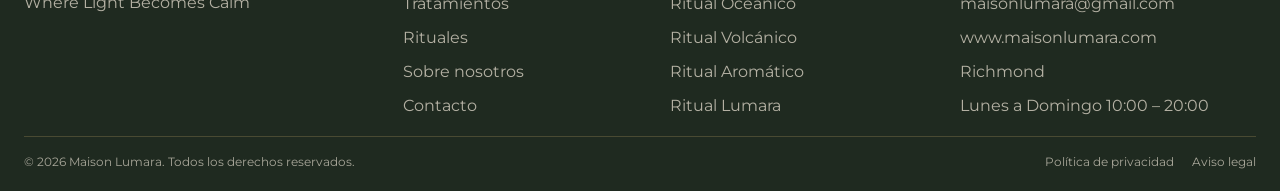
<file: maison-lumara-single.html>
<!DOCTYPE html>
<html lang="es">
  <head>
    <meta charset="UTF-8" />
    <meta name="viewport" content="width=device-width, initial-scale=1.0" />
    <title>Maison Lumara | Single Page</title>
    <meta
      name="description"
      content="Maison Lumara en una sola página: home, sobre nosotros y rituales signature en un único recorrido editorial."
    />
    <link rel="stylesheet" href="styles.css" />
  </head>
  <body>
    <div class="page-shell">
      <header class="site-header is-transparent" data-header>
        <div class="container header-bar">
          <a class="brand" href="#inicio" aria-label="Maison Lumara">
            <img class="brand-icon" src="assets/logo-icon-transparent.png" alt="" />
            <span class="brand-text">
              <span class="brand-name">Maison Lumara</span>
              <span class="brand-tagline" data-i18n="brand.tagline">Rituals of Wellness</span>
            </span>
          </a>
          <nav class="site-nav" aria-label="Principal">
            <a href="#inicio" aria-current="page" data-i18n="nav.home">Inicio</a>
            <a href="#tratamientos" data-i18n="nav.treatments">Tratamientos</a>
            <a href="#rituales" data-i18n="nav.rituals">Rituales</a>
            <a href="#sobre-nosotros" data-i18n="nav.about">Sobre nosotros</a>
            <a href="#contacto" data-i18n="nav.contact">Contacto</a>
          </nav>
          <div class="header-actions">
            <div class="language-switcher" aria-label="Language selector">
              <button class="lang-option" type="button" data-lang="es">ES</button>
              <span aria-hidden="true">|</span>
              <button class="lang-option" type="button" data-lang="en">EN</button>
            </div>
            <a class="button button-dark" href="#contacto" data-i18n="button.reserve">Reserva tu momento</a>
            <button class="menu-toggle" aria-label="Abrir menú" aria-expanded="false" data-menu-toggle>
              <span></span>
            </button>
          </div>
        </div>
        <div class="mobile-panel" data-mobile-panel>
          <a href="#inicio" data-i18n="nav.home">Inicio</a>
          <a href="#tratamientos" data-i18n="nav.treatments">Tratamientos</a>
          <a href="#rituales" data-i18n="nav.rituals">Rituales</a>
          <a href="#sobre-nosotros" data-i18n="nav.about">Sobre nosotros</a>
          <a href="#contacto" data-i18n="nav.contact">Contacto</a>
          <a class="button button-dark" href="#contacto" data-i18n="button.reserve">Reserva tu momento</a>
        </div>
      </header>

      <main>
        <section class="hero" id="inicio">
          <div class="hero-copy reveal">
            <h1 data-i18n="hero.title">Rituales que transforman</h1>
            <p data-i18n="hero.text">Masajes y tratamientos diseñados para restaurar tu cuerpo y belleza natural.</p>
            <a class="button" href="#contacto" data-i18n="button.reserve">Reserva tu momento</a>
            <div class="hero-tagline" data-i18n="brand.emotional">Where Light Becomes Calm</div>
          </div>
          <div class="hero-media">
            <img src="assets/hero.jpg" alt="Rituales Maison Lumara" />
          </div>
        </section>

        <section class="section section-ivory" id="tratamientos">
          <div class="container feature-split">
            <div class="stack-lg reveal">
              <div class="eyebrow" data-i18n="home.welcome.eyebrow">Bienvenido a Maison Lumara</div>
              <div class="stack-md">
                <h2 data-i18n="home.welcome.title">Un espacio de bienestar donde cada detalle est&aacute; pensado para ti</h2>
                <p data-i18n="home.welcome.text">
                  Inspirados en antiguas tradiciones de bienestar y belleza, nuestros rituales combinan t&eacute;cnicas manuales, aceites arom&aacute;ticos y elementos naturales para ofrecerte una experiencia &uacute;nica de relajaci&oacute;n y equilibrio.
                </p>
              </div>
              <div>
                <a class="button" href="#sobre-nosotros" data-i18n="button.learnMore">Conoce m&aacute;s</a>
              </div>
            </div>
            <figure class="feature-split-figure reveal">
              <img src="assets/bienestar.jpg" alt="Espacio de bienestar Maison Lumara" loading="lazy" />
            </figure>
          </div>
        </section>

        <section class="section section-ivory" id="rituales">
          <div class="container">
            <div class="centered-heading reveal">
              <div class="eyebrow" style="justify-content:center" data-i18n="home.signature.eyebrow">Nuestros</div>
              <h2 data-i18n="home.signature.title">Rituales Signature</h2>
            </div>

            <div class="ritual-grid">
              <article class="ritual-card reveal">
                <figure class="card-figure">
                  <img src="assets/ayurveda.jpg" alt="Ritual Ayurveda" loading="lazy" />
                </figure>
                <div class="card-body">
                  <h3 data-i18n="rituals.ayurveda.title">Ritual Ayurveda</h3>
                  <div class="card-subtitle" data-i18n="rituals.ayurveda.subtitle">Armon&iacute;a · Energ&iacute;a · Tradici&oacute;n</div>
                  <p data-i18n="rituals.ayurveda.cardText">Inspirado en la sabidur&iacute;a milenaria Ayurveda, este ritual utiliza aceites arom&aacute;ticos y movimientos envolventes para equilibrar cuerpo y mente.</p>
                  <div class="card-meta"><span data-i18n="price.ritual">70 €</span><span>60 MIN</span></div>
                  <a class="button" href="#ritual-ayurveda" data-i18n="button.discoverRitual">Descubrir ritual</a>
                </div>
              </article>

              <article class="ritual-card reveal">
                <figure class="card-figure">
                  <img src="assets/oceanico.jpg" alt="Ritual Oceánico" loading="lazy" />
                </figure>
                <div class="card-body">
                  <h3 data-i18n="rituals.oceanic.title">Ritual Oce&aacute;nico</h3>
                  <div class="card-subtitle" data-i18n="rituals.oceanic.subtitle">Fluidez · Serenidad · Relajaci&oacute;n profunda</div>
                  <p data-i18n="rituals.oceanic.cardText">Conchas marinas calientes que se deslizan sobre el cuerpo, liberando tensiones y transport&aacute;ndote a un estado de serenidad profunda.</p>
                  <div class="card-meta"><span data-i18n="price.ritual">70 €</span><span>60 MIN</span></div>
                  <a class="button" href="#ritual-oceanico" data-i18n="button.discoverRitual">Descubrir ritual</a>
                </div>
              </article>

              <article class="ritual-card reveal">
                <figure class="card-figure">
                  <img src="assets/volcanico.jpg" alt="Ritual Volcánico" loading="lazy" />
                </figure>
                <div class="card-body">
                  <h3 data-i18n="rituals.volcanic.title">Ritual Volc&aacute;nico</h3>
                  <div class="card-subtitle" data-i18n="rituals.volcanic.subtitle">Calor · Liberaci&oacute;n · Profundidad</div>
                  <p data-i18n="rituals.volcanic.cardText">Piedras volc&aacute;nicas calientes que relajan la musculatura, mejoran la circulaci&oacute;n y liberan tensiones acumuladas.</p>
                  <div class="card-meta"><span data-i18n="price.ritual">70 €</span><span>60 MIN</span></div>
                  <a class="button" href="#ritual-volcanico" data-i18n="button.discoverRitual">Descubrir ritual</a>
                </div>
              </article>

              <article class="ritual-card reveal">
                <figure class="card-figure">
                  <img src="assets/aromatico.jpg" alt="Ritual Aromático" loading="lazy" />
                </figure>
                <div class="card-body">
                  <h3 data-i18n="rituals.aromatic.title">Ritual Arom&aacute;tico</h3>
                  <div class="card-subtitle" data-i18n="rituals.aromatic.subtitle">Sensorial · Ex&oacute;tico · Calma</div>
                  <p data-i18n="rituals.aromatic.cardText">Pindas calientes de hierbas y especias que, junto con aceites arom&aacute;ticos, relajan el cuerpo y los sentidos en profundidad.</p>
                  <div class="card-meta"><span data-i18n="price.ritual">70 €</span><span>60 MIN</span></div>
                  <a class="button" href="#ritual-aromatico" data-i18n="button.discoverRitual">Descubrir ritual</a>
                </div>
              </article>

              <article class="ritual-card reveal">
                <figure class="card-figure">
                  <img src="assets/lumara.jpg" alt="Ritual Lumara" loading="lazy" />
                </figure>
                <div class="card-body">
                  <h3 data-i18n="rituals.lumara.title">Ritual Lumara</h3>
                  <div class="card-subtitle" data-i18n="rituals.lumara.subtitle">Equilibrio · Energ&iacute;a · Conexi&oacute;n</div>
                  <p data-i18n="rituals.lumara.cardText">Un ritual completo que combina t&eacute;cnicas exclusivas para reconectar cuerpo, mente y esp&iacute;ritu.</p>
                  <div class="card-meta"><span data-i18n="price.ritual">70 €</span><span>60 MIN</span></div>
                  <a class="button" href="#ritual-lumara" data-i18n="button.discoverRitual">Descubrir ritual</a>
                </div>
              </article>
            </div>

            <div class="grid-cta reveal">
              <a class="button" href="#ritual-ayurveda" data-i18n="button.viewAllRituals">Ver todos los rituales</a>
            </div>
          </div>
        </section>

        <section class="section section-beige">
          <div class="container">
            <div class="values-grid">
              <article class="value-card reveal">
                <svg class="value-icon" viewBox="0 0 64 64" fill="none" stroke="currentColor" stroke-width="1.7">
                  <path d="M32 12c6 8 9 16 9 24 0 5-3 10-9 16-6-6-9-11-9-16 0-8 3-16 9-24Z"/><path d="M14 34c6-4 12-6 18-6 6 0 12 2 18 6-6 10-18 18-18 18S20 44 14 34Z"/>
                </svg>
                <h3 data-i18n="values.holistic.title">Bienestar hol&iacute;stico</h3>
                <p data-i18n="values.holistic.text">Cuerpo, mente y esp&iacute;ritu en armon&iacute;a.</p>
              </article>
              <article class="value-card reveal">
                <svg class="value-icon" viewBox="0 0 64 64" fill="none" stroke="currentColor" stroke-width="1.7">
                  <path d="M18 42c0-16 10-26 28-30-2 18-12 28-28 30Z"/><path d="M20 44c8-4 16-12 24-24"/>
                </svg>
                <h3 data-i18n="values.natural.title">Ingredientes naturales</h3>
                <p data-i18n="values.natural.text">Utilizamos productos de la m&aacute;s alta calidad y origen natural.</p>
              </article>
              <article class="value-card reveal">
                <svg class="value-icon" viewBox="0 0 64 64" fill="none" stroke="currentColor" stroke-width="1.7">
                  <circle cx="32" cy="20" r="8"/><path d="M18 50c0-8 6-14 14-14s14 6 14 14"/><path d="M12 28c4 0 8 4 8 8v8"/><path d="M52 28c-4 0-8 4-8 8v8"/>
                </svg>
                <h3 data-i18n="values.personalized.title">Rituales personalizados</h3>
                <p data-i18n="values.personalized.text">Experiencias adaptadas a tus necesidades y momento.</p>
              </article>
              <article class="value-card reveal">
                <svg class="value-icon" viewBox="0 0 64 64" fill="none" stroke="currentColor" stroke-width="1.7">
                  <path d="M12 24c8 6 16 6 24 0s16-6 16 0"/><path d="M12 36c8 6 16 6 24 0s16-6 16 0"/>
                </svg>
                <h3 data-i18n="values.balance.title">Equilibrio y armon&iacute;a</h3>
                <p data-i18n="values.balance.text">Un espacio para desconectar y reconectar contigo.</p>
              </article>
            </div>
          </div>
        </section>

        <section class="page-hero" id="sobre-nosotros">
          <div class="page-hero-media">
            <img src="assets/sobre-nosotros-hero.jpg" alt="Cabina spa cálida Maison Lumara" />
          </div>
          <div class="container page-hero-content reveal" aria-hidden="true"></div>
        </section>

        <section class="section section-ivory">
          <div class="container about-story about-content">
            <div class="stack-lg reveal about-copy">
              <div class="eyebrow" data-i18n="about.eyebrow">Sobre Maison Lumara</div>
              <h2 data-i18n="about.title">El bienestar no es solo una pausa, sino una transformaci&oacute;n.</h2>
              <div class="stack-md">
                <p data-i18n="about.p1">Maison Lumara nace de una idea esencial: el bienestar no es solo una pausa, sino una transformaci&oacute;n.</p>
                <p data-i18n="about.p2">El nombre Lumara surge de la uni&oacute;n de dos conceptos profundamente ligados a esta visi&oacute;n. Por un lado, <em>lumen</em>, del lat&iacute;n, que significa luz; por otro, <em>ara</em>, que hace referencia a un altar, un espacio de conexi&oacute;n y recogimiento. Juntos, evocan un lugar donde la luz se convierte en ritual, y donde el cuidado del cuerpo trasciende lo f&iacute;sico para convertirse en una experiencia consciente.</p>
                <p data-i18n="about.p3">En Maison Lumara entendemos el bienestar como un proceso natural de equilibrio. Cada ritual est&aacute; dise&ntilde;ado para acompa&ntilde;ar al cuerpo y a la mente hacia un estado de calma profunda, respetando su ritmo y escuchando sus necesidades. No se trata &uacute;nicamente de relajar, sino de transformar: liberar tensiones, restaurar la energ&iacute;a y crear un espacio donde todo vuelve a su centro.</p>
                <p data-i18n="about.p4">Inspirados en tradiciones ancestrales y reinterpretados con una sensibilidad contempor&aacute;nea, nuestros rituales combinan t&eacute;cnicas manuales, aceites arom&aacute;ticos y elementos naturales para ofrecer experiencias que envuelven los sentidos y generan un bienestar duradero.</p>
                <p data-i18n="about.p5">Maison Lumara es, en esencia, un lugar &iacute;ntimo donde el tiempo se detiene. Un espacio donde la luz se convierte en calma, y donde cada detalle est&aacute; pensado para reconectar contigo.</p>
              </div>
            </div>

            <div class="about-story-media about-images reveal">
              <figure>
                <img src="assets/sobre-nosotros-2.jpg" alt="Ritual de luz Maison Lumara" loading="lazy" />
              </figure>
            </div>
          </div>

          <div class="container">
            <div class="meaning-card about-meaning reveal">
              <article>
                <div class="eyebrow" data-i18n="about.meaning.title">El significado de Lumara</div>
                <h3 data-i18n="about.meaning.lumen.title">Lumen</h3>
                <p data-i18n="about.meaning.lumen.text">Significa luz. Representa claridad, energ&iacute;a y presencia consciente.</p>
              </article>
              <article>
                <div class="eyebrow" data-i18n="about.meaning.ara.eyebrow">Origen</div>
                <h3 data-i18n="about.meaning.ara.title">Ara</h3>
                <p data-i18n="about.meaning.ara.text">Significa altar. Representa un espacio sagrado de conexi&oacute;n y recogimiento.</p>
              </article>
            </div>
          </div>
        </section>

        <div class="section-divider"></div>

        <div class="rituals-stack">
          <section class="section section-ivory" id="ritual-ayurveda">
            <div class="container">
              <div class="ritual-intro">
                <div class="stack-lg reveal">
                  <div class="eyebrow">Ritual Ayurveda</div>
                  <div class="stack-md">
                    <h2>Armon&iacute;a · Energ&iacute;a · Tradici&oacute;n</h2>
                    <p>Inspirado en la sabidur&iacute;a milenaria Ayurveda, este ritual utiliza aceites arom&aacute;ticos y movimientos envolventes para equilibrar el cuerpo y la mente.</p>
                    <p>Las t&eacute;cnicas aplicadas ayudan a liberar tensiones, reducir el estr&eacute;s y favorecer la circulaci&oacute;n energ&eacute;tica, generando una sensaci&oacute;n de bienestar integral. Incluye un delicado ritual inicial de pies con aceites esenciales.</p>
                  </div>
                </div>
                <figure class="ritual-intro-media reveal">
                  <img src="assets/ayurveda.jpg" alt="Aceite Ayurveda Maison Lumara" loading="lazy" />
                </figure>
              </div>
              <div class="ritual-layout">
                <div class="stack-lg">
                  <section class="ritual-panel reveal">
                    <div class="eyebrow">Qu&eacute; incluye</div>
                    <ul class="ritual-bullets">
                      <li>Ritual inicial de pies con aceites esenciales</li>
                      <li>Masaje envolvente de inspiraci&oacute;n Ayurveda</li>
                      <li>Trabajo suave sobre tensi&oacute;n y circulaci&oacute;n energ&eacute;tica</li>
                      <li>Cierre arom&aacute;tico para prolongar la sensaci&oacute;n de calma</li>
                    </ul>
                  </section>
                  <section class="reveal">
                    <div class="eyebrow">Beneficios</div>
                    <div class="benefits-grid">
                      <article class="benefit-card"><h3>Armoniza</h3><p>Equilibra cuerpo y mente.</p></article>
                      <article class="benefit-card"><h3>Relaja</h3><p>Reduce estr&eacute;s y tensi&oacute;n.</p></article>
                      <article class="benefit-card"><h3>Activa</h3><p>Favorece la circulaci&oacute;n.</p></article>
                      <article class="benefit-card"><h3>Centra</h3><p>Aporta bienestar integral.</p></article>
                    </div>
                  </section>
                </div>
                <aside class="ritual-aside reveal">
                  <div class="ritual-aside-card">
                    <div class="ritual-stat">
                      <article><strong>Duraci&oacute;n</strong><span>60 minutos</span></article>
                      <article><strong data-i18n="ritual.detail.price">Precio</strong><span data-i18n="ritual.detail.priceValue">70 €</span></article>
                    </div>
                  </div>
                  <div class="ritual-aside-card">
                    <div class="stack-md">
                      <h3>Reservar este ritual</h3>
                      <p>Agenda tu experiencia Maison Lumara por email.</p>
                      <a class="button button-solid" href="mailto:maisonlumara@gmail.com">Reservar este ritual</a>
                    </div>
                  </div>
                </aside>
              </div>
            </div>
          </section>

          <div class="section-divider"></div>

          <section class="section section-ivory" id="ritual-oceanico">
            <div class="container">
              <div class="ritual-intro">
                <div class="stack-lg reveal">
                  <div class="eyebrow">Ritual Oce&aacute;nico</div>
                  <div class="stack-md">
                    <h2>Fluidez · Serenidad · Relajaci&oacute;n profunda</h2>
                    <p>Un tratamiento sensorial inspirado en la calma del oc&eacute;ano. Las conchas marinas calientes se deslizan suavemente sobre el cuerpo, recreando el ritmo natural de las olas mientras liberan tensiones y relajan la musculatura.</p>
                    <p>Acompa&ntilde;ado de aceites de inspiraci&oacute;n marina, este ritual envuelve los sentidos y transporta a un estado de serenidad profunda.</p>
                  </div>
                </div>
                <figure class="ritual-intro-media reveal">
                  <img src="assets/oceanico.jpg" alt="Conchas cálidas en Ritual Oceánico" loading="lazy" />
                </figure>
              </div>
              <div class="ritual-layout">
                <div class="stack-lg">
                  <section class="ritual-panel reveal">
                    <div class="eyebrow">Qu&eacute; incluye</div>
                    <ul class="ritual-bullets">
                      <li>Bienvenida con aroma suave de inspiraci&oacute;n marina</li>
                      <li>Trabajo corporal con conchas calientes</li>
                      <li>Deslizamientos largos para soltar tensi&oacute;n acumulada</li>
                      <li>Cierre calmante para prolongar la sensaci&oacute;n de fluidez</li>
                    </ul>
                  </section>
                  <section class="reveal">
                    <div class="eyebrow">Beneficios</div>
                    <div class="benefits-grid">
                      <article class="benefit-card"><h3>Suaviza</h3><p>Relaja la musculatura en profundidad.</p></article>
                      <article class="benefit-card"><h3>Serena</h3><p>Invita a un estado de quietud interior.</p></article>
                      <article class="benefit-card"><h3>Envuelve</h3><p>Estimula los sentidos con una calidez delicada.</p></article>
                      <article class="benefit-card"><h3>Libera</h3><p>Disuelve tensi&oacute;n f&iacute;sica y mental.</p></article>
                    </div>
                  </section>
                </div>
                <aside class="ritual-aside reveal">
                  <div class="ritual-aside-card">
                    <div class="ritual-stat">
                      <article><strong>Duraci&oacute;n</strong><span>60 minutos</span></article>
                      <article><strong data-i18n="ritual.detail.price">Precio</strong><span data-i18n="ritual.detail.priceValue">70 €</span></article>
                    </div>
                  </div>
                  <div class="ritual-aside-card">
                    <div class="stack-md">
                      <h3>Reservar este ritual</h3>
                      <p>Agenda tu experiencia Maison Lumara por email.</p>
                      <a class="button button-solid" href="mailto:maisonlumara@gmail.com">Reservar este ritual</a>
                    </div>
                  </div>
                </aside>
              </div>
            </div>
          </section>

          <div class="section-divider"></div>

          <section class="section section-ivory" id="ritual-volcanico">
            <div class="container">
              <div class="ritual-intro">
                <div class="stack-lg reveal">
                  <div class="eyebrow">Ritual Volc&aacute;nico</div>
                  <div class="stack-md">
                    <h2>Calor · Liberaci&oacute;n · Profundidad</h2>
                    <p>Un ritual profundamente relajante que combina el poder terap&eacute;utico de las piedras volc&aacute;nicas calientes con aceites arom&aacute;ticos de inspiraci&oacute;n oriental.</p>
                    <p>Las piedras, aplicadas estrat&eacute;gicamente, transmiten un calor envolvente que penetra en los tejidos, ayudando a relajar la musculatura, mejorar la circulaci&oacute;n y liberar tensiones acumuladas. Una experiencia reconfortante que restaura el equilibrio f&iacute;sico y mental.</p>
                  </div>
                </div>
                <figure class="ritual-intro-media reveal">
                  <img src="assets/volcanico.jpg" alt="Piedras calientes Ritual Volcánico" loading="lazy" />
                </figure>
              </div>
              <div class="ritual-layout">
                <div class="stack-lg">
                  <section class="ritual-panel reveal">
                    <div class="eyebrow">Qu&eacute; incluye</div>
                    <ul class="ritual-bullets">
                      <li>Preparaci&oacute;n arom&aacute;tica previa al masaje</li>
                      <li>Aplicaci&oacute;n de piedras volc&aacute;nicas calientes</li>
                      <li>Trabajo profundo en zonas de mayor tensi&oacute;n</li>
                      <li>Cierre reconfortante para prolongar el descanso corporal</li>
                    </ul>
                  </section>
                  <section class="reveal">
                    <div class="eyebrow">Beneficios</div>
                    <div class="benefits-grid">
                      <article class="benefit-card"><h3>Calma</h3><p>Relaja la musculatura en profundidad.</p></article>
                      <article class="benefit-card"><h3>Mejora</h3><p>Favorece la circulaci&oacute;n y la soltura corporal.</p></article>
                      <article class="benefit-card"><h3>Alivia</h3><p>Disminuye la tensi&oacute;n acumulada.</p></article>
                      <article class="benefit-card"><h3>Reconforta</h3><p>Devuelve sensaci&oacute;n de abrigo y equilibrio.</p></article>
                    </div>
                  </section>
                </div>
                <aside class="ritual-aside reveal">
                  <div class="ritual-aside-card">
                    <div class="ritual-stat">
                      <article><strong>Duraci&oacute;n</strong><span>60 minutos</span></article>
                      <article><strong data-i18n="ritual.detail.price">Precio</strong><span data-i18n="ritual.detail.priceValue">70 €</span></article>
                    </div>
                  </div>
                  <div class="ritual-aside-card">
                    <div class="stack-md">
                      <h3>Reservar este ritual</h3>
                      <p>Agenda tu experiencia Maison Lumara por email.</p>
                      <a class="button button-solid" href="mailto:maisonlumara@gmail.com">Reservar este ritual</a>
                    </div>
                  </div>
                </aside>
              </div>
            </div>
          </section>

          <div class="section-divider"></div>

          <section class="section section-ivory" id="ritual-aromatico">
            <div class="container">
              <div class="ritual-intro">
                <div class="stack-lg reveal">
                  <div class="eyebrow">Ritual Arom&aacute;tico</div>
                  <div class="stack-md">
                    <h2>Sensorial · Ex&oacute;tico · Calma</h2>
                    <p>Un ritual inspirado en las tradiciones orientales que combina pindas calientes de hierbas y especias con aceites arom&aacute;ticos cuidadosamente seleccionados.</p>
                    <p>El calor de las pindas libera fragancias envolventes que act&uacute;an sobre los sentidos, mientras los movimientos suaves y continuos relajan el cuerpo y disipan la tensi&oacute;n acumulada. Una experiencia profundamente sensorial que invita a desconectar y sumergirse en un estado de calma absoluta.</p>
                  </div>
                </div>
                <figure class="ritual-intro-media reveal">
                  <img src="assets/aromatico.jpg" alt="Pindas aromáticas Maison Lumara" loading="lazy" />
                </figure>
              </div>
              <div class="ritual-layout">
                <div class="stack-lg">
                  <section class="ritual-panel reveal">
                    <div class="eyebrow">Qu&eacute; incluye</div>
                    <ul class="ritual-bullets">
                      <li>Bienvenida arom&aacute;tica seg&uacute;n el estado del momento</li>
                      <li>Masaje con pindas calientes de hierbas y especias</li>
                      <li>Aplicaci&oacute;n de aceites arom&aacute;ticos seleccionados</li>
                      <li>Cierre sensorial para prolongar la calma</li>
                    </ul>
                  </section>
                  <section class="reveal">
                    <div class="eyebrow">Beneficios</div>
                    <div class="benefits-grid">
                      <article class="benefit-card"><h3>Calma</h3><p>Suaviza cuerpo y respiraci&oacute;n.</p></article>
                      <article class="benefit-card"><h3>Envuelve</h3><p>Activa los sentidos con calor y aroma.</p></article>
                      <article class="benefit-card"><h3>Libera</h3><p>Disminuye tensi&oacute;n acumulada.</p></article>
                      <article class="benefit-card"><h3>Desconecta</h3><p>Invita a una pausa profundamente sensorial.</p></article>
                    </div>
                  </section>
                </div>
                <aside class="ritual-aside reveal">
                  <div class="ritual-aside-card">
                    <div class="ritual-stat">
                      <article><strong>Duraci&oacute;n</strong><span>60 minutos</span></article>
                      <article><strong data-i18n="ritual.detail.price">Precio</strong><span data-i18n="ritual.detail.priceValue">70 €</span></article>
                    </div>
                  </div>
                  <div class="ritual-aside-card">
                    <div class="stack-md">
                      <h3>Reservar este ritual</h3>
                      <p>Agenda tu experiencia Maison Lumara por email.</p>
                      <a class="button button-solid" href="mailto:maisonlumara@gmail.com">Reservar este ritual</a>
                    </div>
                  </div>
                </aside>
              </div>
            </div>
          </section>

          <div class="section-divider"></div>

          <section class="section section-ivory" id="ritual-lumara">
            <div class="container">
              <div class="ritual-intro">
                <div class="stack-lg reveal">
                  <div class="eyebrow">Ritual Lumara Signature</div>
                  <div class="stack-md">
                    <h2>Equilibrio · Energ&iacute;a · Conexi&oacute;n</h2>
                    <p>Un ritual completo que representa la esencia de Maison Lumara. Combina t&eacute;cnicas manuales, piedras calientes y elementos arom&aacute;ticos para armonizar cuerpo, mente y energ&iacute;a en una experiencia profundamente restauradora.</p>
                    <p>Un viaje sensorial dise&ntilde;ado para reconectar con el equilibrio natural y alcanzar un estado de calma profunda.</p>
                  </div>
                </div>
                <figure class="ritual-intro-media reveal">
                  <img src="assets/lumara.jpg" alt="Experiencia Ritual Lumara" loading="lazy" />
                </figure>
              </div>
              <div class="ritual-layout">
                <div class="stack-lg">
                  <section class="ritual-panel reveal">
                    <div class="eyebrow">Qu&eacute; incluye</div>
                    <ul class="ritual-bullets">
                      <li>Bienvenida y diagn&oacute;stico personalizado</li>
                      <li>Masaje relajante con aceites arom&aacute;ticos</li>
                      <li>Piedras calientes para liberar tensiones profundas</li>
                      <li>T&eacute;cnicas manuales exclusivas Maison Lumara</li>
                      <li>Ritual de armonizaci&oacute;n final</li>
                    </ul>
                  </section>
                  <section class="reveal">
                    <div class="eyebrow">Beneficios</div>
                    <div class="benefits-grid">
                      <article class="benefit-card"><h3>Equilibrio</h3><p>Armoniza cuerpo, mente y energ&iacute;a.</p></article>
                      <article class="benefit-card"><h3>Energ&iacute;a</h3><p>Restaura vitalidad y bienestar.</p></article>
                      <article class="benefit-card"><h3>Conexi&oacute;n</h3><p>Reconecta contigo misma en profundidad.</p></article>
                      <article class="benefit-card"><h3>Armon&iacute;a</h3><p>Profunda sensaci&oacute;n de calma y paz.</p></article>
                    </div>
                  </section>
                </div>
                <aside class="ritual-aside reveal">
                  <div class="ritual-aside-card">
                    <div class="ritual-stat">
                      <article><strong>Duraci&oacute;n</strong><span>60 minutos</span></article>
                      <article><strong data-i18n="ritual.detail.price">Precio</strong><span data-i18n="ritual.detail.priceValue">70 €</span></article>
                    </div>
                  </div>
                  <div class="ritual-aside-card">
                    <div class="stack-md">
                      <h3>Reservar este ritual</h3>
                      <p>Escr&iacute;benos y prepararemos tu experiencia Maison Lumara.</p>
                      <a class="button button-solid" href="mailto:maisonlumara@gmail.com">Reservar este ritual</a>
                    </div>
                  </div>
                </aside>
              </div>
            </div>
          </section>
        </div>

        <section class="section section-ivory" id="contacto">
          <div class="final-cta reveal">
            <div class="final-cta__content stack-lg">
              <div class="stack-md">
                <div class="eyebrow">Maison Lumara</div>
                <h2>Tu momento de calma empieza aqu&iacute;</h2>
                <p>Reserva tu ritual y d&eacute;jate guiar por la luz hacia el bienestar.</p>
              </div>
              <div>
                <a class="button button-dark" href="mailto:maisonlumara@gmail.com" data-i18n="button.reserve">Reserva tu momento</a>
              </div>
            </div>
            <figure class="final-cta__image">
              <img src="assets/cta-footer.jpg" alt="Linterna y toalla Maison Lumara" loading="lazy" />
            </figure>
          </div>
        </section>
      </main>

      <footer class="site-footer">
        <div class="container">
          <div class="footer-grid">
            <div class="footer-brand">
              <a class="footer-brand-logo" href="#inicio" aria-label="Maison Lumara">
                <img class="brand-icon footer-logo" src="assets/logo-icon-transparent.png" alt="" />
                <span class="brand-text">
                  <span class="brand-name">Maison Lumara</span>
                  <span class="brand-tagline" data-i18n="brand.tagline">Rituals of Wellness</span>
                </span>
              </a>
              <p data-i18n="brand.emotional">Where Light Becomes Calm</p>
            </div>
            <div class="footer-column">
              <h3 data-i18n="footer.navigation">Navegaci&oacute;n</h3>
              <div class="footer-links">
                <a href="#inicio" data-i18n="nav.home">Inicio</a>
                <a href="#tratamientos" data-i18n="nav.treatments">Tratamientos</a>
                <a href="#rituales" data-i18n="nav.rituals">Rituales</a>
                <a href="#sobre-nosotros" data-i18n="nav.about">Sobre nosotros</a>
                <a href="#contacto" data-i18n="nav.contact">Contacto</a>
              </div>
            </div>
            <div class="footer-column">
              <h3 data-i18n="footer.rituals">Rituales</h3>
              <div class="footer-links">
                <a href="#ritual-ayurveda" data-i18n="rituals.ayurveda.title">Ritual Ayurveda</a>
                <a href="#ritual-oceanico" data-i18n="rituals.oceanic.title">Ritual Oce&aacute;nico</a>
                <a href="#ritual-volcanico" data-i18n="rituals.volcanic.title">Ritual Volc&aacute;nico</a>
                <a href="#ritual-aromatico" data-i18n="rituals.aromatic.title">Ritual Arom&aacute;tico</a>
                <a href="#ritual-lumara" data-i18n="rituals.lumara.title">Ritual Lumara</a>
              </div>
            </div>
            <div class="footer-column">
              <h3 data-i18n="nav.contact">Contacto</h3>
              <div class="footer-meta">
                <p>+34 600 123 456</p>
                <p>maisonlumara@gmail.com</p>
                <p>www.maisonlumara.com</p>
                <p>Richmond</p>
                <p data-i18n="footer.schedule">Lunes a Domingo 10:00 – 20:00</p>
              </div>
            </div>
          </div>
          <div class="footer-bottom">
            <span data-i18n="footer.rights">&copy; 2026 Maison Lumara. Todos los derechos reservados.</span>
            <div class="footer-bottom-links">
              <a href="#" data-i18n="footer.privacy">Pol&iacute;tica de privacidad</a>
              <a href="#" data-i18n="footer.legal">Aviso legal</a>
            </div>
          </div>
        </div>
      </footer>
    </div>
    <script src="script.js"></script>
  </body>
</html>
</file>
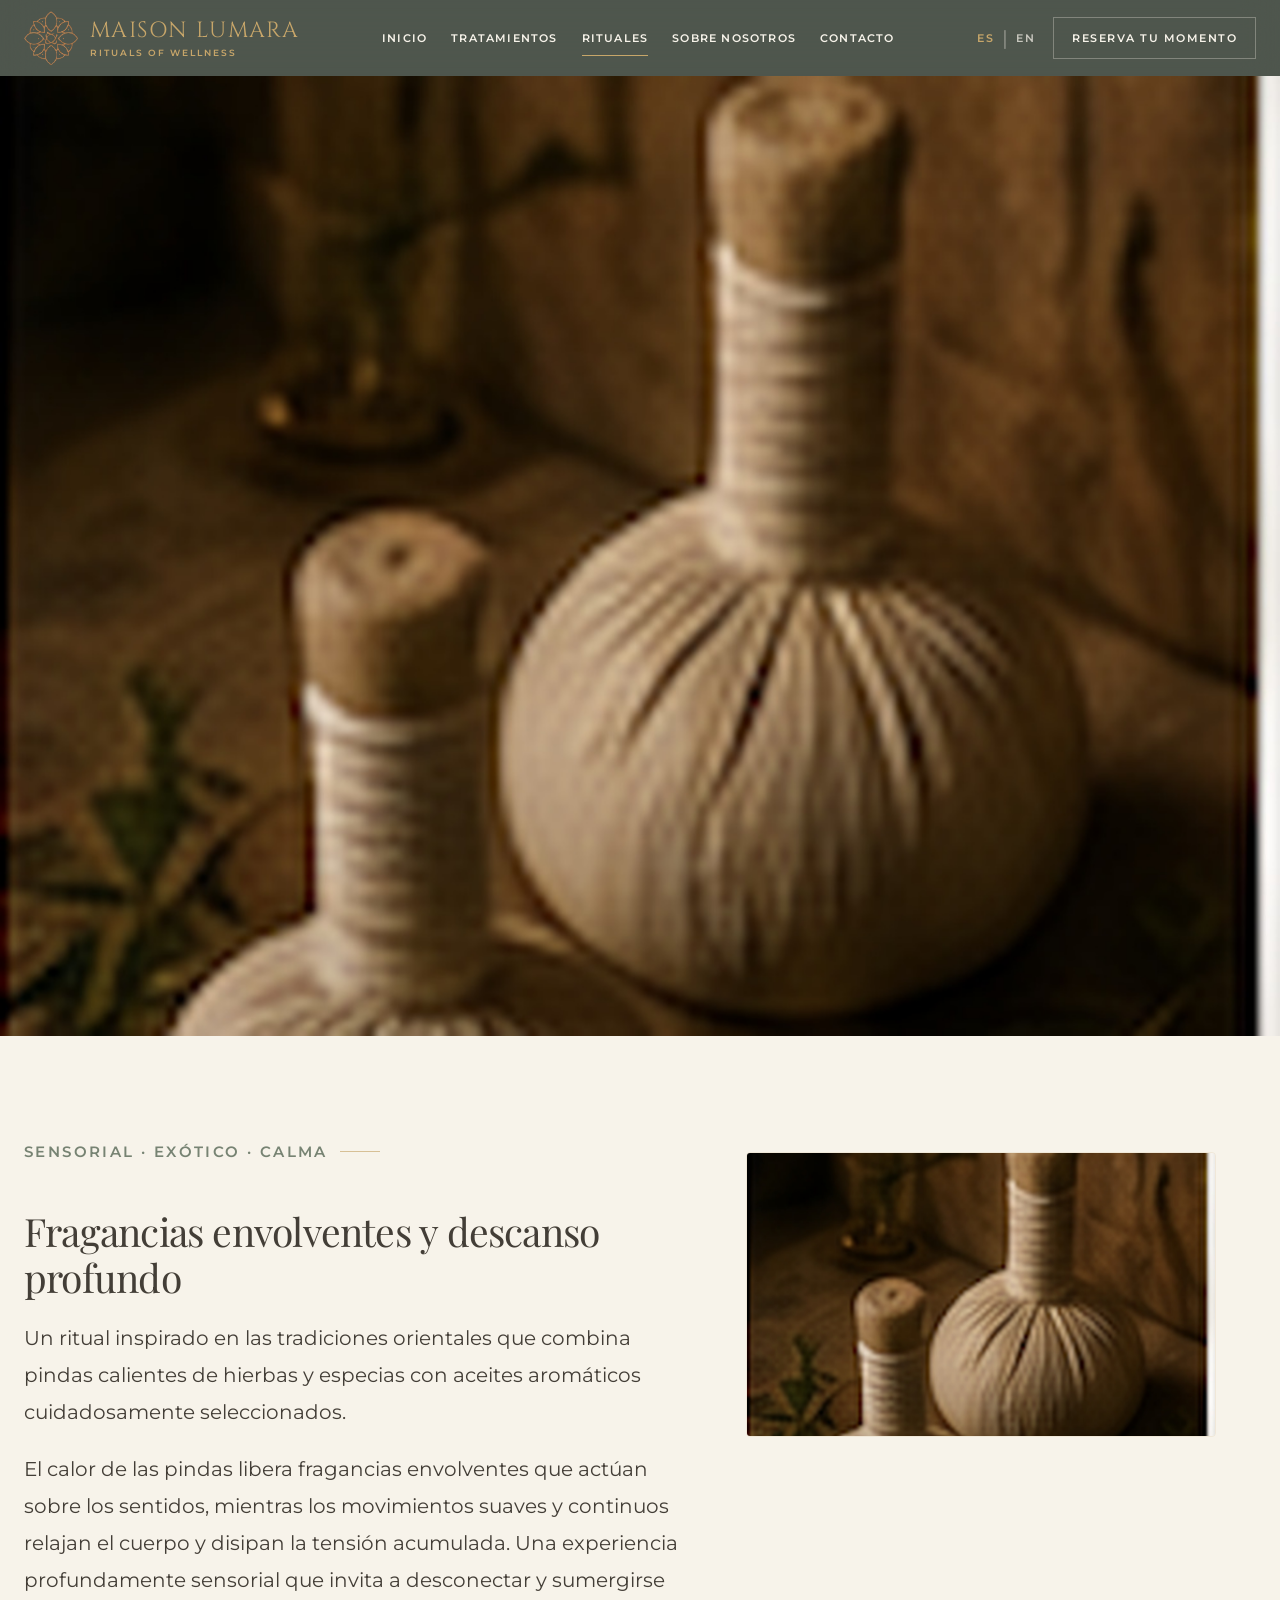
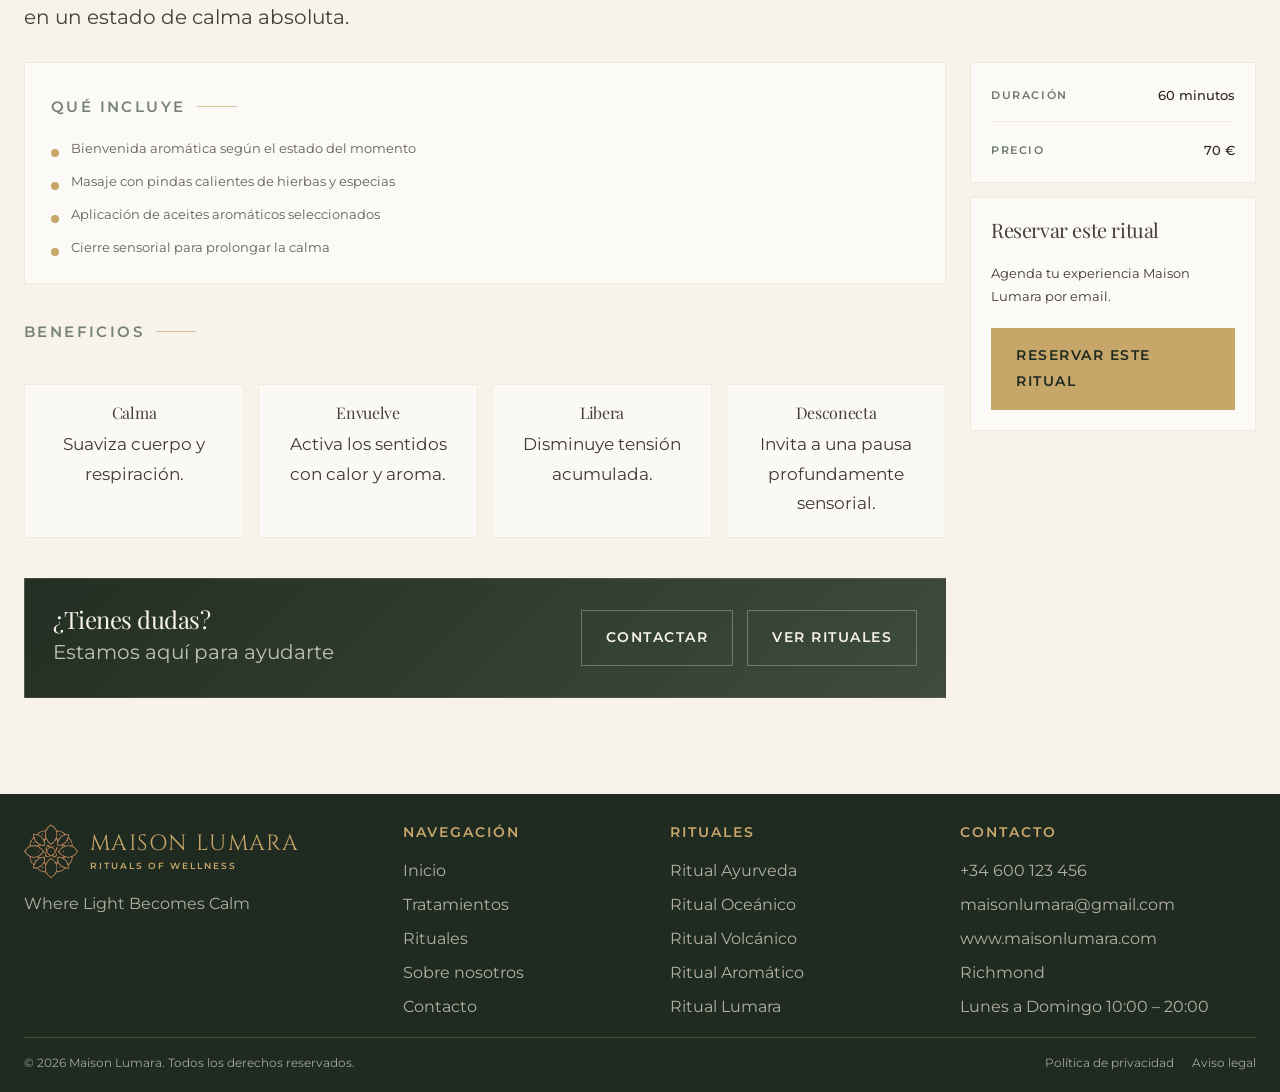
<file: ritual-aromatico.html>
<!DOCTYPE html>
<html lang="es">
  <head>
    <meta charset="UTF-8" />
    <meta name="viewport" content="width=device-width, initial-scale=1.0" />
    <title>Ritual Aromático | Maison Lumara</title>
    <meta name="description" content="Ritual Aromático de Maison Lumara, una experiencia sensorial con pindas calientes y aceites cuidadosamente seleccionados." />
    <link rel="stylesheet" href="styles.css" />
  </head>
  <body>
    <div class="page-shell">
      <header class="site-header" data-header>
        <div class="container header-bar">
          <a class="brand" href="index.html" aria-label="Maison Lumara"><img class="brand-icon" src="assets/logo-icon-transparent.png" alt="" /><span class="brand-text"><span class="brand-name">Maison Lumara</span><span class="brand-tagline" data-i18n="brand.tagline">Rituals of Wellness</span></span></a>
          <nav class="site-nav"><a href="index.html" data-i18n="nav.home">Inicio</a><a href="index.html#tratamientos" data-i18n="nav.treatments">Tratamientos</a><a href="index.html#rituales" aria-current="page" data-i18n="nav.rituals">Rituales</a><a href="about.html" data-i18n="nav.about">Sobre nosotros</a><a href="index.html#contacto" data-i18n="nav.contact">Contacto</a></nav>
          <div class="header-actions"><div class="language-switcher" aria-label="Language selector"><button class="lang-option" type="button" data-lang="es">ES</button><span aria-hidden="true">|</span><button class="lang-option" type="button" data-lang="en">EN</button></div><a class="button button-dark" href="index.html#contacto" data-i18n="button.reserve">Reserva tu momento</a><button class="menu-toggle" aria-label="Abrir menú" aria-expanded="false" data-menu-toggle><span></span></button></div>
        </div>
        <div class="mobile-panel" data-mobile-panel><a href="index.html" data-i18n="nav.home">Inicio</a><a href="index.html#tratamientos" data-i18n="nav.treatments">Tratamientos</a><a href="index.html#rituales" data-i18n="nav.rituals">Rituales</a><a href="about.html" data-i18n="nav.about">Sobre nosotros</a><a href="index.html#contacto" data-i18n="nav.contact">Contacto</a><a class="button button-dark" href="index.html#contacto" data-i18n="button.reserve">Reserva tu momento</a></div>
      </header>
      <main>
        <section class="page-hero"><div class="page-hero-media"><img src="assets/aromatico.jpg" alt="Ritual Aromático" /></div><div class="container reveal"><h1 data-i18n="rituals.aromatic.title">Ritual Arom&aacute;tico</h1><div class="breadcrumb"><span data-i18n="nav.home">Inicio</span> <span>/</span> <span data-i18n="nav.rituals">Rituales</span> <span>/</span> <span data-i18n="rituals.aromatic.title">Ritual Arom&aacute;tico</span></div></div></section>
        <section class="section section-ivory">
          <div class="container">
            <div class="ritual-intro">
              <div class="stack-lg reveal"><div class="eyebrow" data-i18n="rituals.aromatic.subtitle">Sensorial · Ex&oacute;tico · Calma</div><div class="stack-md"><h2 data-i18n="rituals.aromatic.detailTitle">Fragancias envolventes y descanso profundo</h2><p data-i18n="rituals.aromatic.detailText1">Un ritual inspirado en las tradiciones orientales que combina pindas calientes de hierbas y especias con aceites arom&aacute;ticos cuidadosamente seleccionados.</p><p data-i18n="rituals.aromatic.detailText2">El calor de las pindas libera fragancias envolventes que act&uacute;an sobre los sentidos, mientras los movimientos suaves y continuos relajan el cuerpo y disipan la tensi&oacute;n acumulada. Una experiencia profundamente sensorial que invita a desconectar y sumergirse en un estado de calma absoluta.</p></div></div>
              <figure class="ritual-intro-media reveal"><img src="assets/aromatico.jpg" alt="Pindas aromáticas Maison Lumara" loading="lazy" /></figure>
            </div>
            <div class="ritual-layout">
              <div class="stack-lg">
                <section class="ritual-panel reveal"><div class="eyebrow" data-i18n="ritual.detail.includes">Qu&eacute; incluye</div><ul class="ritual-bullets"><li data-i18n="rituals.aromatic.includes.1">Bienvenida aromática según el estado del momento</li><li data-i18n="rituals.aromatic.includes.2">Masaje con pindas calientes de hierbas y especias</li><li data-i18n="rituals.aromatic.includes.3">Aplicación de aceites aromáticos seleccionados</li><li data-i18n="rituals.aromatic.includes.4">Cierre sensorial para prolongar la calma</li></ul></section>
                <section class="reveal"><div class="eyebrow" data-i18n="ritual.detail.benefits">Beneficios</div><div class="benefits-grid"><article class="benefit-card"><h3 data-i18n="rituals.aromatic.benefits.1.title">Calma</h3><p data-i18n="rituals.aromatic.benefits.1.text">Suaviza cuerpo y respiración.</p></article><article class="benefit-card"><h3 data-i18n="rituals.aromatic.benefits.2.title">Envuelve</h3><p data-i18n="rituals.aromatic.benefits.2.text">Activa los sentidos con calor y aroma.</p></article><article class="benefit-card"><h3 data-i18n="rituals.aromatic.benefits.3.title">Libera</h3><p data-i18n="rituals.aromatic.benefits.3.text">Disminuye tensión acumulada.</p></article><article class="benefit-card"><h3 data-i18n="rituals.aromatic.benefits.4.title">Desconecta</h3><p data-i18n="rituals.aromatic.benefits.4.text">Invita a una pausa profundamente sensorial.</p></article></div></section>
                <section class="contact-strip reveal"><div><h3 data-i18n="ritual.contact.title">&iquest;Tienes dudas?</h3><p data-i18n="ritual.contact.text">Estamos aqu&iacute; para ayudarte</p></div><div class="contact-actions"><a class="button button-dark" href="mailto:maisonlumara@gmail.com" data-i18n="button.contact">Contactar</a><a class="button button-dark" href="index.html#rituales" data-i18n="button.viewRituals">Ver rituales</a></div></section>
              </div>
              <aside class="ritual-aside reveal"><div class="ritual-aside-card"><div class="ritual-stat"><article><strong data-i18n="ritual.detail.duration">Duraci&oacute;n</strong><span data-i18n="ritual.detail.durationValue">60 minutos</span></article><article><strong data-i18n="ritual.detail.price">Precio</strong><span data-i18n="ritual.detail.priceValue">70 €</span></article></div></div><div class="ritual-aside-card"><div class="stack-md"><h3 data-i18n="ritual.detail.reserveTitle">Reservar este ritual</h3><p data-i18n="ritual.detail.reserveText">Agenda tu experiencia Maison Lumara por email.</p><a class="button button-solid" href="mailto:maisonlumara@gmail.com" data-i18n="button.reserveThisRitual">Reservar este ritual</a></div></div></aside>
            </div>
          </div>
        </section>
      </main>
      <footer class="site-footer"><div class="container"><div class="footer-grid"><div class="footer-brand"><a class="footer-brand-logo" href="index.html" aria-label="Maison Lumara"><img class="brand-icon footer-logo" src="assets/logo-icon-transparent.png" alt="" /><span class="brand-text"><span class="brand-name">Maison Lumara</span><span class="brand-tagline" data-i18n="brand.tagline">Rituals of Wellness</span></span></a><p data-i18n="brand.emotional">Where Light Becomes Calm</p></div><div class="footer-column"><h3 data-i18n="footer.navigation">Navegaci&oacute;n</h3><div class="footer-links"><a href="index.html" data-i18n="nav.home">Inicio</a><a href="index.html#tratamientos" data-i18n="nav.treatments">Tratamientos</a><a href="index.html#rituales" data-i18n="nav.rituals">Rituales</a><a href="about.html" data-i18n="nav.about">Sobre nosotros</a><a href="index.html#contacto" data-i18n="nav.contact">Contacto</a></div></div><div class="footer-column"><h3 data-i18n="footer.rituals">Rituales</h3><div class="footer-links"><a href="ritual-ayurveda.html" data-i18n="rituals.ayurveda.title">Ritual Ayurveda</a><a href="ritual-oceanico.html" data-i18n="rituals.oceanic.title">Ritual Oce&aacute;nico</a><a href="ritual-volcanico.html" data-i18n="rituals.volcanic.title">Ritual Volc&aacute;nico</a><a href="ritual-aromatico.html" data-i18n="rituals.aromatic.title">Ritual Arom&aacute;tico</a><a href="ritual-lumara.html" data-i18n="rituals.lumara.title">Ritual Lumara</a></div></div><div class="footer-column"><h3 data-i18n="nav.contact">Contacto</h3><div class="footer-meta"><p>+34 600 123 456</p><p>maisonlumara@gmail.com</p><p>www.maisonlumara.com</p><p>Richmond</p><p data-i18n="footer.schedule">Lunes a Domingo 10:00 – 20:00</p></div></div></div><div class="footer-bottom"><span data-i18n="footer.rights">&copy; 2026 Maison Lumara. Todos los derechos reservados.</span><div class="footer-bottom-links"><a href="#" data-i18n="footer.privacy">Pol&iacute;tica de privacidad</a><a href="#" data-i18n="footer.legal">Aviso legal</a></div></div></div></footer>
    </div>
    <script src="script.js"></script>
  </body>
</html>
</file>
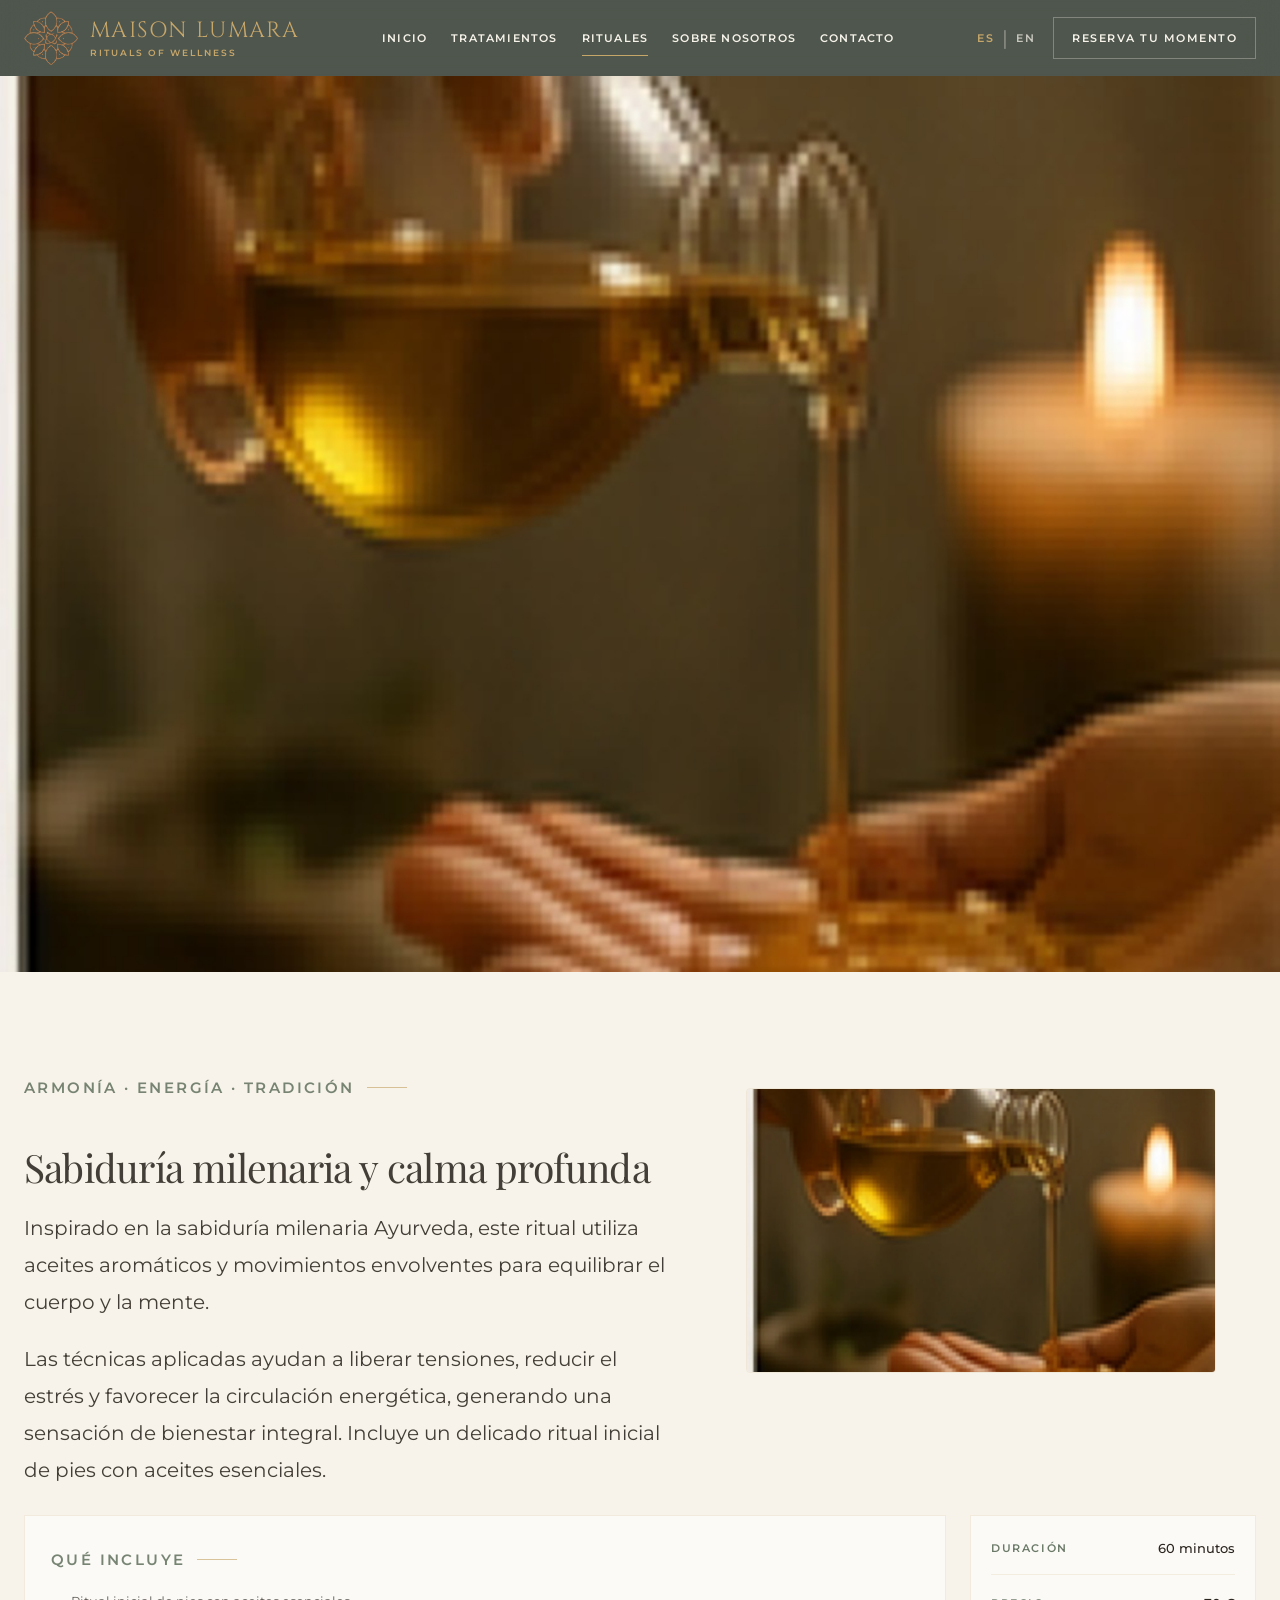
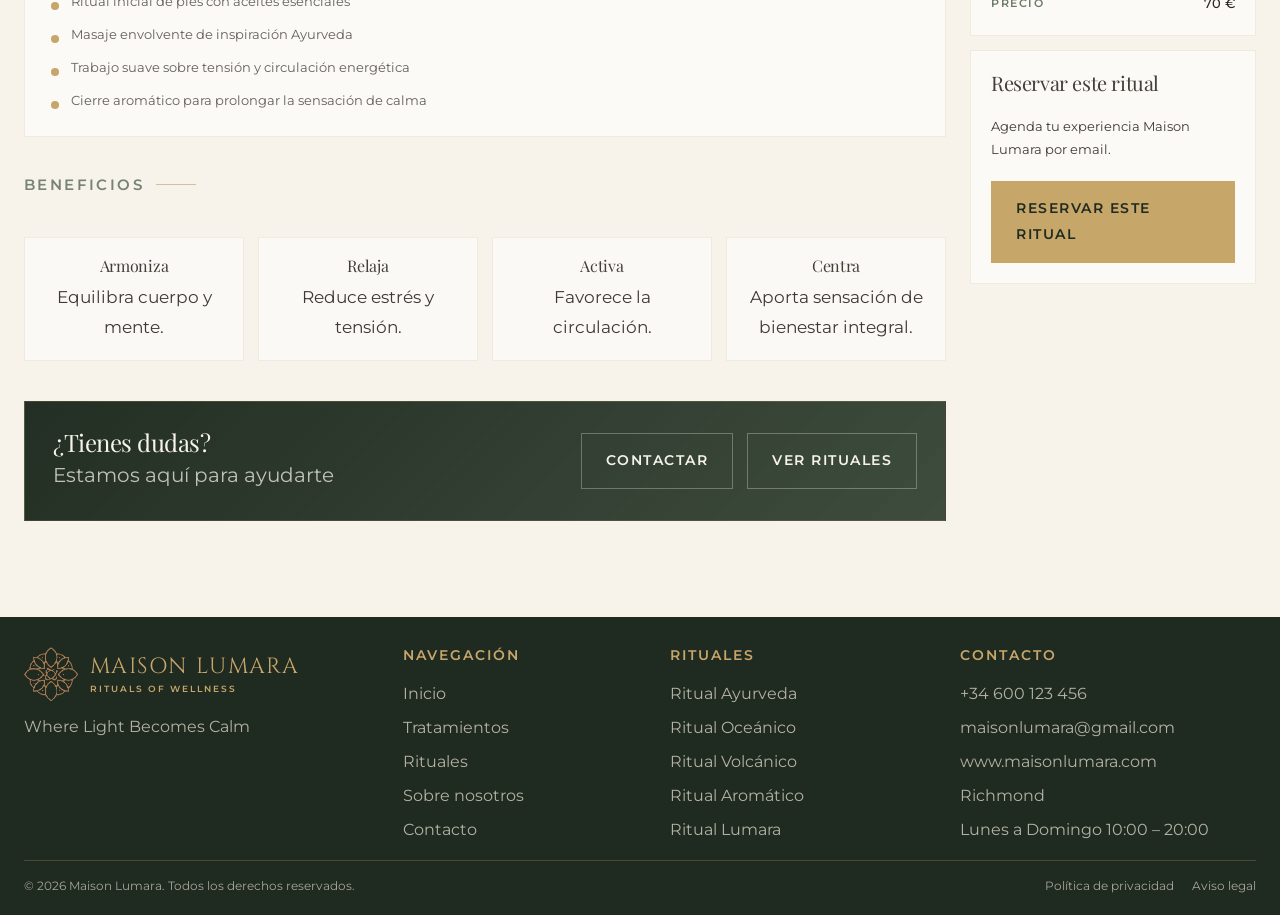
<file: ritual-ayurveda.html>
<!DOCTYPE html>
<html lang="es">
  <head>
    <meta charset="UTF-8" />
    <meta name="viewport" content="width=device-width, initial-scale=1.0" />
    <title>Ritual Ayurveda | Maison Lumara</title>
    <meta name="description" content="Ritual Ayurveda de Maison Lumara, un masaje envolvente con aceites aromáticos para equilibrar cuerpo y mente." />
    <link rel="stylesheet" href="styles.css" />
  </head>
  <body>
    <div class="page-shell">
      <header class="site-header" data-header>
        <div class="container header-bar">
          <a class="brand" href="index.html" aria-label="Maison Lumara"><img class="brand-icon" src="assets/logo-icon-transparent.png" alt="" /><span class="brand-text"><span class="brand-name">Maison Lumara</span><span class="brand-tagline" data-i18n="brand.tagline">Rituals of Wellness</span></span></a>
          <nav class="site-nav"><a href="index.html" data-i18n="nav.home">Inicio</a><a href="index.html#tratamientos" data-i18n="nav.treatments">Tratamientos</a><a href="index.html#rituales" aria-current="page" data-i18n="nav.rituals">Rituales</a><a href="about.html" data-i18n="nav.about">Sobre nosotros</a><a href="index.html#contacto" data-i18n="nav.contact">Contacto</a></nav>
          <div class="header-actions"><div class="language-switcher" aria-label="Language selector"><button class="lang-option" type="button" data-lang="es">ES</button><span aria-hidden="true">|</span><button class="lang-option" type="button" data-lang="en">EN</button></div><a class="button button-dark" href="index.html#contacto" data-i18n="button.reserve">Reserva tu momento</a><button class="menu-toggle" aria-label="Abrir menú" aria-expanded="false" data-menu-toggle><span></span></button></div>
        </div>
        <div class="mobile-panel" data-mobile-panel><a href="index.html" data-i18n="nav.home">Inicio</a><a href="index.html#tratamientos" data-i18n="nav.treatments">Tratamientos</a><a href="index.html#rituales" data-i18n="nav.rituals">Rituales</a><a href="about.html" data-i18n="nav.about">Sobre nosotros</a><a href="index.html#contacto" data-i18n="nav.contact">Contacto</a><a class="button button-dark" href="index.html#contacto" data-i18n="button.reserve">Reserva tu momento</a></div>
      </header>
      <main>
        <section class="page-hero"><div class="page-hero-media"><img src="assets/ayurveda.jpg" alt="Ritual Ayurveda" /></div><div class="container reveal"><h1 data-i18n="rituals.ayurveda.title">Ritual Ayurveda</h1><div class="breadcrumb"><span data-i18n="nav.home">Inicio</span> <span>/</span> <span data-i18n="nav.rituals">Rituales</span> <span>/</span> <span data-i18n="rituals.ayurveda.title">Ritual Ayurveda</span></div></div></section>
        <section class="section section-ivory">
          <div class="container">
            <div class="ritual-intro">
              <div class="stack-lg reveal"><div class="eyebrow" data-i18n="rituals.ayurveda.subtitle">Armon&iacute;a · Energ&iacute;a · Tradici&oacute;n</div><div class="stack-md"><h2 data-i18n="rituals.ayurveda.detailTitle">Sabidur&iacute;a milenaria y calma profunda</h2><p data-i18n="rituals.ayurveda.detailText1">Inspirado en la sabidur&iacute;a milenaria Ayurveda, este ritual utiliza aceites arom&aacute;ticos y movimientos envolventes para equilibrar el cuerpo y la mente.</p><p data-i18n="rituals.ayurveda.detailText2">Las t&eacute;cnicas aplicadas ayudan a liberar tensiones, reducir el estr&eacute;s y favorecer la circulaci&oacute;n energ&eacute;tica, generando una sensaci&oacute;n de bienestar integral. Incluye un delicado ritual inicial de pies con aceites esenciales.</p></div></div>
              <figure class="ritual-intro-media reveal"><img src="assets/ayurveda.jpg" alt="Aceite Ayurveda Maison Lumara" loading="lazy" /></figure>
            </div>
            <div class="ritual-layout">
              <div class="stack-lg">
                <section class="ritual-panel reveal"><div class="eyebrow" data-i18n="ritual.detail.includes">Qu&eacute; incluye</div><ul class="ritual-bullets"><li data-i18n="rituals.ayurveda.includes.1">Ritual inicial de pies con aceites esenciales</li><li data-i18n="rituals.ayurveda.includes.2">Masaje envolvente de inspiración Ayurveda</li><li data-i18n="rituals.ayurveda.includes.3">Trabajo suave sobre tensión y circulación energética</li><li data-i18n="rituals.ayurveda.includes.4">Cierre aromático para prolongar la sensación de calma</li></ul></section>
                <section class="reveal"><div class="eyebrow" data-i18n="ritual.detail.benefits">Beneficios</div><div class="benefits-grid"><article class="benefit-card"><h3 data-i18n="rituals.ayurveda.benefits.1.title">Armoniza</h3><p data-i18n="rituals.ayurveda.benefits.1.text">Equilibra cuerpo y mente.</p></article><article class="benefit-card"><h3 data-i18n="rituals.ayurveda.benefits.2.title">Relaja</h3><p data-i18n="rituals.ayurveda.benefits.2.text">Reduce estr&eacute;s y tensi&oacute;n.</p></article><article class="benefit-card"><h3 data-i18n="rituals.ayurveda.benefits.3.title">Activa</h3><p data-i18n="rituals.ayurveda.benefits.3.text">Favorece la circulaci&oacute;n.</p></article><article class="benefit-card"><h3 data-i18n="rituals.ayurveda.benefits.4.title">Centra</h3><p data-i18n="rituals.ayurveda.benefits.4.text">Aporta sensaci&oacute;n de bienestar integral.</p></article></div></section>
                <section class="contact-strip reveal"><div><h3 data-i18n="ritual.contact.title">&iquest;Tienes dudas?</h3><p data-i18n="ritual.contact.text">Estamos aqu&iacute; para ayudarte</p></div><div class="contact-actions"><a class="button button-dark" href="mailto:maisonlumara@gmail.com" data-i18n="button.contact">Contactar</a><a class="button button-dark" href="index.html#rituales" data-i18n="button.viewRituals">Ver rituales</a></div></section>
              </div>
              <aside class="ritual-aside reveal"><div class="ritual-aside-card"><div class="ritual-stat"><article><strong data-i18n="ritual.detail.duration">Duraci&oacute;n</strong><span data-i18n="ritual.detail.durationValue">60 minutos</span></article><article><strong data-i18n="ritual.detail.price">Precio</strong><span data-i18n="ritual.detail.priceValue">70 €</span></article></div></div><div class="ritual-aside-card"><div class="stack-md"><h3 data-i18n="ritual.detail.reserveTitle">Reservar este ritual</h3><p data-i18n="ritual.detail.reserveText">Agenda tu experiencia Maison Lumara por email.</p><a class="button button-solid" href="mailto:maisonlumara@gmail.com" data-i18n="button.reserveThisRitual">Reservar este ritual</a></div></div></aside>
            </div>
          </div>
        </section>
      </main>
      <footer class="site-footer"><div class="container"><div class="footer-grid"><div class="footer-brand"><a class="footer-brand-logo" href="index.html" aria-label="Maison Lumara"><img class="brand-icon footer-logo" src="assets/logo-icon-transparent.png" alt="" /><span class="brand-text"><span class="brand-name">Maison Lumara</span><span class="brand-tagline" data-i18n="brand.tagline">Rituals of Wellness</span></span></a><p data-i18n="brand.emotional">Where Light Becomes Calm</p></div><div class="footer-column"><h3 data-i18n="footer.navigation">Navegaci&oacute;n</h3><div class="footer-links"><a href="index.html" data-i18n="nav.home">Inicio</a><a href="index.html#tratamientos" data-i18n="nav.treatments">Tratamientos</a><a href="index.html#rituales" data-i18n="nav.rituals">Rituales</a><a href="about.html" data-i18n="nav.about">Sobre nosotros</a><a href="index.html#contacto" data-i18n="nav.contact">Contacto</a></div></div><div class="footer-column"><h3 data-i18n="footer.rituals">Rituales</h3><div class="footer-links"><a href="ritual-ayurveda.html" data-i18n="rituals.ayurveda.title">Ritual Ayurveda</a><a href="ritual-oceanico.html" data-i18n="rituals.oceanic.title">Ritual Oce&aacute;nico</a><a href="ritual-volcanico.html" data-i18n="rituals.volcanic.title">Ritual Volc&aacute;nico</a><a href="ritual-aromatico.html" data-i18n="rituals.aromatic.title">Ritual Arom&aacute;tico</a><a href="ritual-lumara.html" data-i18n="rituals.lumara.title">Ritual Lumara</a></div></div><div class="footer-column"><h3 data-i18n="nav.contact">Contacto</h3><div class="footer-meta"><p>+34 600 123 456</p><p>maisonlumara@gmail.com</p><p>www.maisonlumara.com</p><p>Richmond</p><p data-i18n="footer.schedule">Lunes a Domingo 10:00 – 20:00</p></div></div></div><div class="footer-bottom"><span data-i18n="footer.rights">&copy; 2026 Maison Lumara. Todos los derechos reservados.</span><div class="footer-bottom-links"><a href="#" data-i18n="footer.privacy">Pol&iacute;tica de privacidad</a><a href="#" data-i18n="footer.legal">Aviso legal</a></div></div></div></footer>
    </div>
    <script src="script.js"></script>
  </body>
</html>
</file>
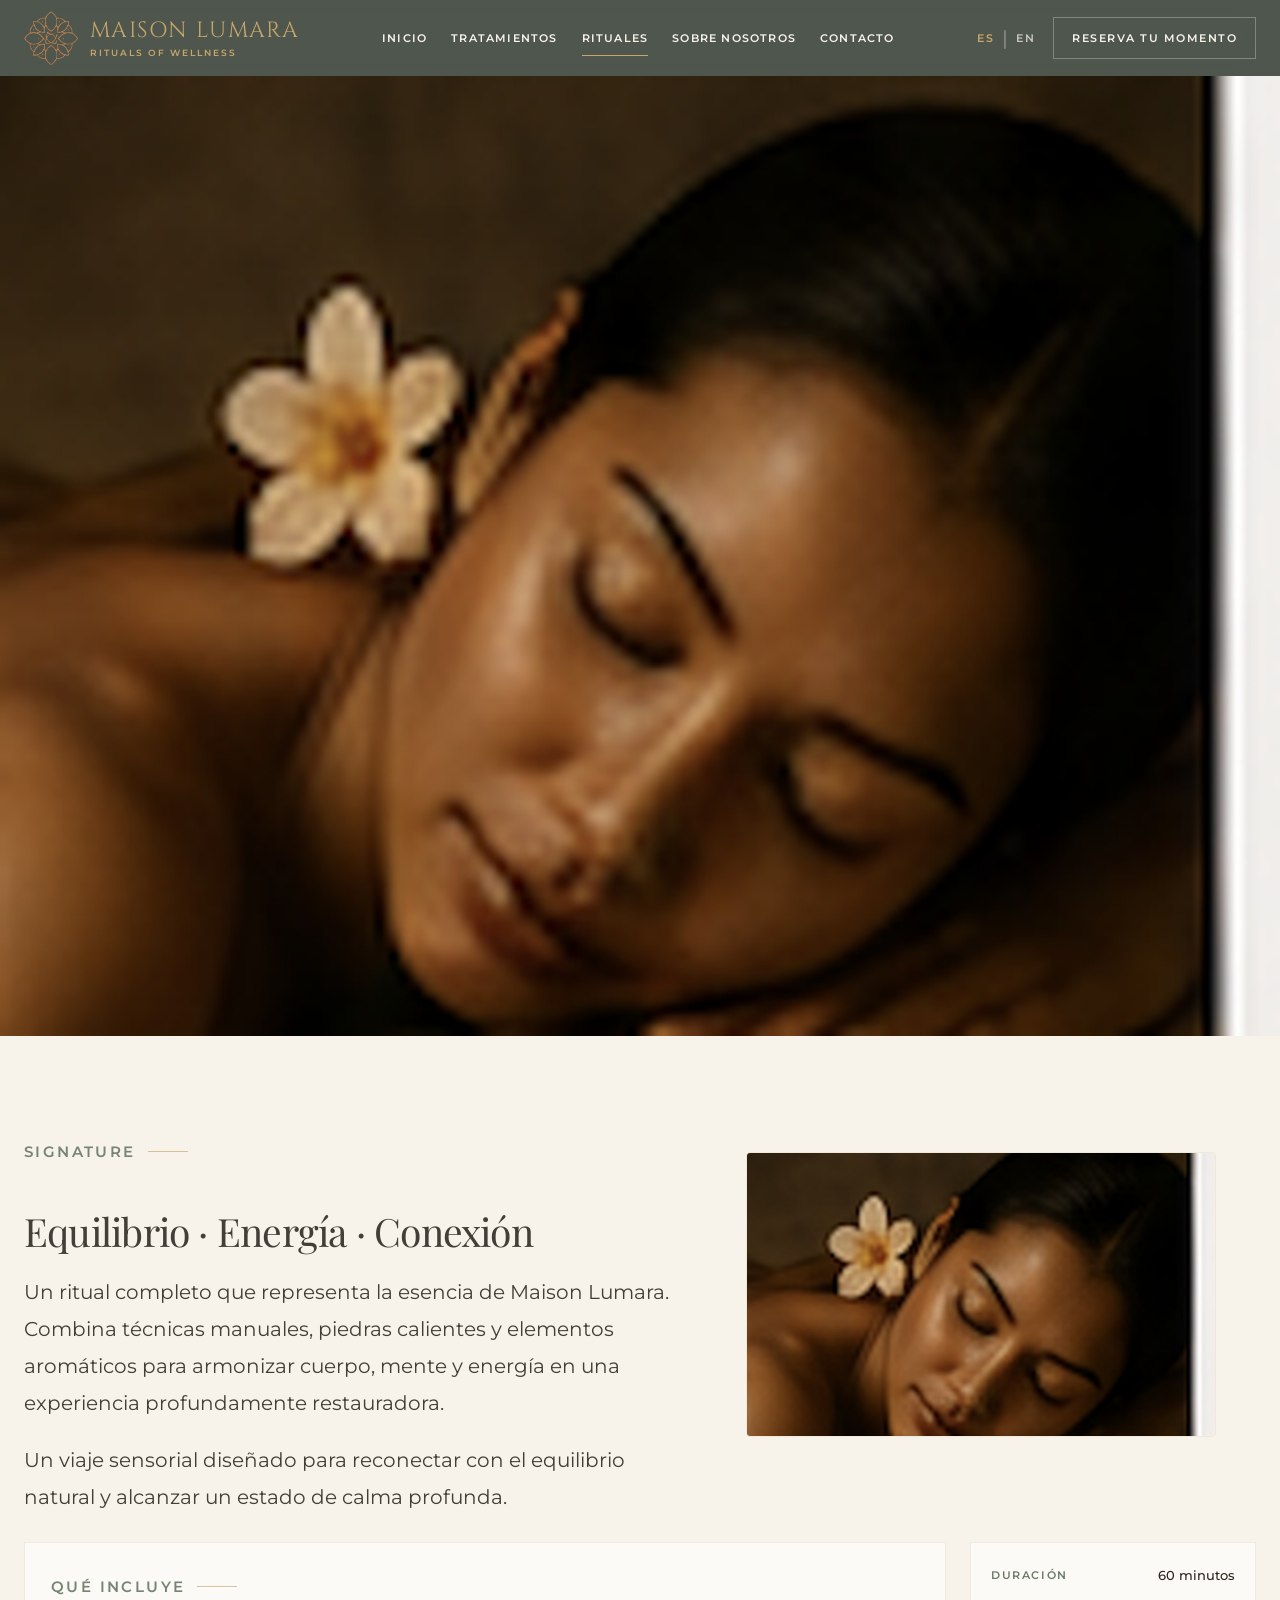
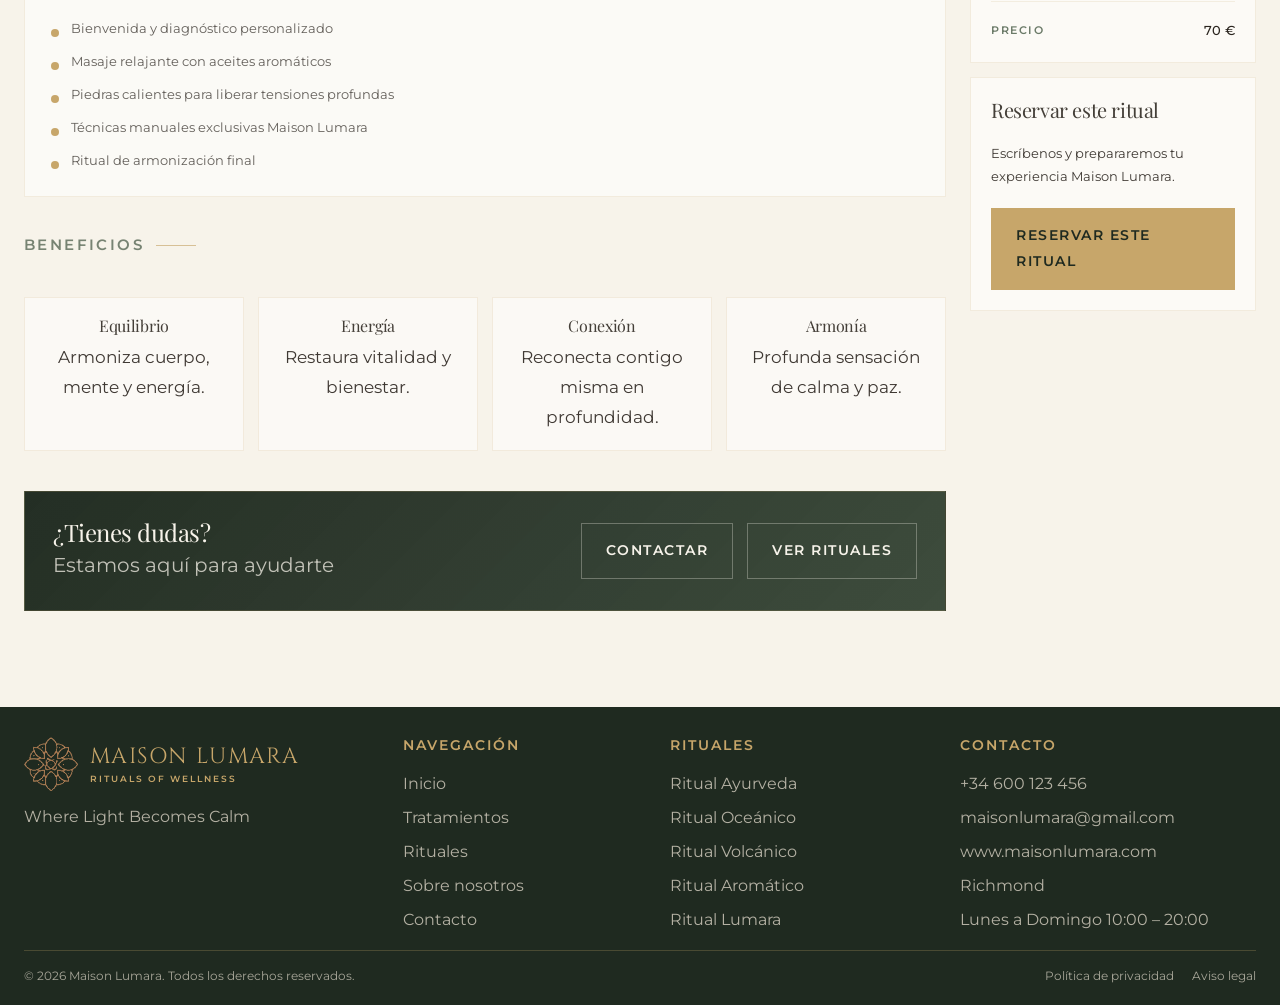
<file: ritual-lumara.html>
<!DOCTYPE html>
<html lang="es">
  <head>
    <meta charset="UTF-8" />
    <meta name="viewport" content="width=device-width, initial-scale=1.0" />
    <title>Ritual Lumara | Maison Lumara</title>
    <meta
      name="description"
      content="Ritual Lumara, la experiencia signature de Maison Lumara para armonizar cuerpo, mente y energía en 60 minutos."
    />
    <link rel="stylesheet" href="styles.css" />
  </head>
  <body>
    <div class="page-shell">
      <header class="site-header" data-header>
        <div class="container header-bar">
          <a class="brand" href="index.html" aria-label="Maison Lumara"><img class="brand-icon" src="assets/logo-icon-transparent.png" alt="" /><span class="brand-text"><span class="brand-name">Maison Lumara</span><span class="brand-tagline" data-i18n="brand.tagline">Rituals of Wellness</span></span></a>
          <nav class="site-nav">
            <a href="index.html" data-i18n="nav.home">Inicio</a>
            <a href="index.html#tratamientos" data-i18n="nav.treatments">Tratamientos</a>
            <a href="index.html#rituales" aria-current="page" data-i18n="nav.rituals">Rituales</a>
            <a href="about.html" data-i18n="nav.about">Sobre nosotros</a>
            <a href="index.html#contacto" data-i18n="nav.contact">Contacto</a>
          </nav>
          <div class="header-actions">
            <div class="language-switcher" aria-label="Language selector"><button class="lang-option" type="button" data-lang="es">ES</button><span aria-hidden="true">|</span><button class="lang-option" type="button" data-lang="en">EN</button></div>
            <a class="button button-dark" href="index.html#contacto" data-i18n="button.reserve">Reserva tu momento</a>
            <button class="menu-toggle" aria-label="Abrir menú" aria-expanded="false" data-menu-toggle><span></span></button>
          </div>
        </div>
        <div class="mobile-panel" data-mobile-panel>
          <a href="index.html" data-i18n="nav.home">Inicio</a>
          <a href="index.html#tratamientos" data-i18n="nav.treatments">Tratamientos</a>
          <a href="index.html#rituales" data-i18n="nav.rituals">Rituales</a>
          <a href="about.html" data-i18n="nav.about">Sobre nosotros</a>
          <a href="index.html#contacto" data-i18n="nav.contact">Contacto</a>
          <a class="button button-dark" href="index.html#contacto" data-i18n="button.reserve">Reserva tu momento</a>
        </div>
      </header>

      <main>
        <section class="page-hero">
          <div class="page-hero-media"><img src="assets/lumara.jpg" alt="Ritual Lumara Maison Lumara" /></div>
          <div class="container reveal">
            <h1 data-i18n="rituals.lumara.title">Ritual Lumara</h1>
            <div class="breadcrumb"><span data-i18n="nav.home">Inicio</span> <span>/</span> <span data-i18n="nav.rituals">Rituales</span> <span>/</span> <span data-i18n="rituals.lumara.title">Ritual Lumara</span></div>
          </div>
        </section>

        <section class="section section-ivory">
          <div class="container">
            <div class="ritual-intro">
              <div class="stack-lg reveal">
                <div class="eyebrow" data-i18n="rituals.lumara.eyebrow">Signature</div>
                <div class="stack-md">
                  <h2 data-i18n="rituals.lumara.subtitle">Equilibrio · Energ&iacute;a · Conexi&oacute;n</h2>
                  <p data-i18n="rituals.lumara.detailText1">
                    Un ritual completo que representa la esencia de Maison Lumara. Combina t&eacute;cnicas manuales, piedras calientes y elementos arom&aacute;ticos para armonizar cuerpo, mente y energ&iacute;a en una experiencia profundamente restauradora.
                  </p>
                  <p data-i18n="rituals.lumara.detailText2">
                    Un viaje sensorial dise&ntilde;ado para reconectar con el equilibrio natural y alcanzar un estado de calma profunda.
                  </p>
                </div>
              </div>
              <figure class="ritual-intro-media reveal">
                <img src="assets/lumara.jpg" alt="Experiencia Ritual Lumara" loading="lazy" />
              </figure>
            </div>

            <div class="ritual-layout">
              <div class="stack-lg">
                <section class="ritual-panel reveal">
                  <div class="eyebrow" data-i18n="ritual.detail.includes">Qu&eacute; incluye</div>
                  <ul class="ritual-bullets">
                    <li data-i18n="rituals.lumara.includes.1">Bienvenida y diagn&oacute;stico personalizado</li>
                    <li data-i18n="rituals.lumara.includes.2">Masaje relajante con aceites arom&aacute;ticos</li>
                    <li data-i18n="rituals.lumara.includes.3">Piedras calientes para liberar tensiones profundas</li>
                    <li data-i18n="rituals.lumara.includes.4">T&eacute;cnicas manuales exclusivas Maison Lumara</li>
                    <li data-i18n="rituals.lumara.includes.5">Ritual de armonizaci&oacute;n final</li>
                  </ul>
                </section>

                <section class="reveal">
                  <div class="eyebrow" data-i18n="ritual.detail.benefits">Beneficios</div>
                  <div class="benefits-grid">
                    <article class="benefit-card"><h3 data-i18n="rituals.lumara.benefits.1.title">Equilibrio</h3><p data-i18n="rituals.lumara.benefits.1.text">Armoniza cuerpo, mente y energ&iacute;a.</p></article>
                    <article class="benefit-card"><h3 data-i18n="rituals.lumara.benefits.2.title">Energ&iacute;a</h3><p data-i18n="rituals.lumara.benefits.2.text">Restaura vitalidad y bienestar.</p></article>
                    <article class="benefit-card"><h3 data-i18n="rituals.lumara.benefits.3.title">Conexi&oacute;n</h3><p data-i18n="rituals.lumara.benefits.3.text">Reconecta contigo misma en profundidad.</p></article>
                    <article class="benefit-card"><h3 data-i18n="rituals.lumara.benefits.4.title">Armon&iacute;a</h3><p data-i18n="rituals.lumara.benefits.4.text">Profunda sensaci&oacute;n de calma y paz.</p></article>
                  </div>
                </section>

                <section class="contact-strip reveal">
                  <div>
                    <h3 data-i18n="ritual.contact.title">&iquest;Tienes dudas?</h3>
                    <p data-i18n="ritual.contact.text">Estamos aqu&iacute; para ayudarte</p>
                  </div>
                  <div class="contact-actions">
                    <a class="button button-dark" href="mailto:maisonlumara@gmail.com" data-i18n="button.contact">Contactar</a>
                    <a class="button button-dark" href="index.html#rituales" data-i18n="button.viewRituals">Ver rituales</a>
                  </div>
                </section>
              </div>

              <aside class="ritual-aside reveal">
                <div class="ritual-aside-card">
                  <div class="ritual-stat">
                    <article><strong data-i18n="ritual.detail.duration">Duraci&oacute;n</strong><span data-i18n="ritual.detail.durationValue">60 minutos</span></article>
                    <article><strong data-i18n="ritual.detail.price">Precio</strong><span data-i18n="ritual.detail.priceValue">70 €</span></article>
                  </div>
                </div>
                <div class="ritual-aside-card">
                  <div class="stack-md">
                    <h3 data-i18n="ritual.detail.reserveTitle">Reserva este ritual</h3>
                    <p data-i18n="ritual.detail.reserveTextLumara">Escr&iacute;benos y prepararemos tu experiencia Maison Lumara.</p>
                    <a class="button button-solid" href="mailto:maisonlumara@gmail.com" data-i18n="button.reserveThisRitual">Reservar este ritual</a>
                  </div>
                </div>
              </aside>
            </div>
          </div>
        </section>
      </main>

      <footer class="site-footer">
        <div class="container">
          <div class="footer-grid">
            <div class="footer-brand"><a class="footer-brand-logo" href="index.html" aria-label="Maison Lumara"><img class="brand-icon footer-logo" src="assets/logo-icon-transparent.png" alt="" /><span class="brand-text"><span class="brand-name">Maison Lumara</span><span class="brand-tagline" data-i18n="brand.tagline">Rituals of Wellness</span></span></a><p data-i18n="brand.emotional">Where Light Becomes Calm</p></div>
            <div class="footer-column"><h3 data-i18n="footer.navigation">Navegaci&oacute;n</h3><div class="footer-links"><a href="index.html" data-i18n="nav.home">Inicio</a><a href="index.html#tratamientos" data-i18n="nav.treatments">Tratamientos</a><a href="index.html#rituales" data-i18n="nav.rituals">Rituales</a><a href="about.html" data-i18n="nav.about">Sobre nosotros</a><a href="index.html#contacto" data-i18n="nav.contact">Contacto</a></div></div>
            <div class="footer-column"><h3 data-i18n="footer.rituals">Rituales</h3><div class="footer-links"><a href="ritual-ayurveda.html" data-i18n="rituals.ayurveda.title">Ritual Ayurveda</a><a href="ritual-oceanico.html" data-i18n="rituals.oceanic.title">Ritual Oce&aacute;nico</a><a href="ritual-volcanico.html" data-i18n="rituals.volcanic.title">Ritual Volc&aacute;nico</a><a href="ritual-aromatico.html" data-i18n="rituals.aromatic.title">Ritual Arom&aacute;tico</a><a href="ritual-lumara.html" data-i18n="rituals.lumara.title">Ritual Lumara</a></div></div>
            <div class="footer-column"><h3 data-i18n="nav.contact">Contacto</h3><div class="footer-meta"><p>+34 600 123 456</p><p>maisonlumara@gmail.com</p><p>www.maisonlumara.com</p><p>Richmond</p><p data-i18n="footer.schedule">Lunes a Domingo 10:00 – 20:00</p></div></div>
          </div>
          <div class="footer-bottom"><span data-i18n="footer.rights">&copy; 2026 Maison Lumara. Todos los derechos reservados.</span><div class="footer-bottom-links"><a href="#" data-i18n="footer.privacy">Pol&iacute;tica de privacidad</a><a href="#" data-i18n="footer.legal">Aviso legal</a></div></div>
        </div>
      </footer>
    </div>
    <script src="script.js"></script>
  </body>
</html>
</file>
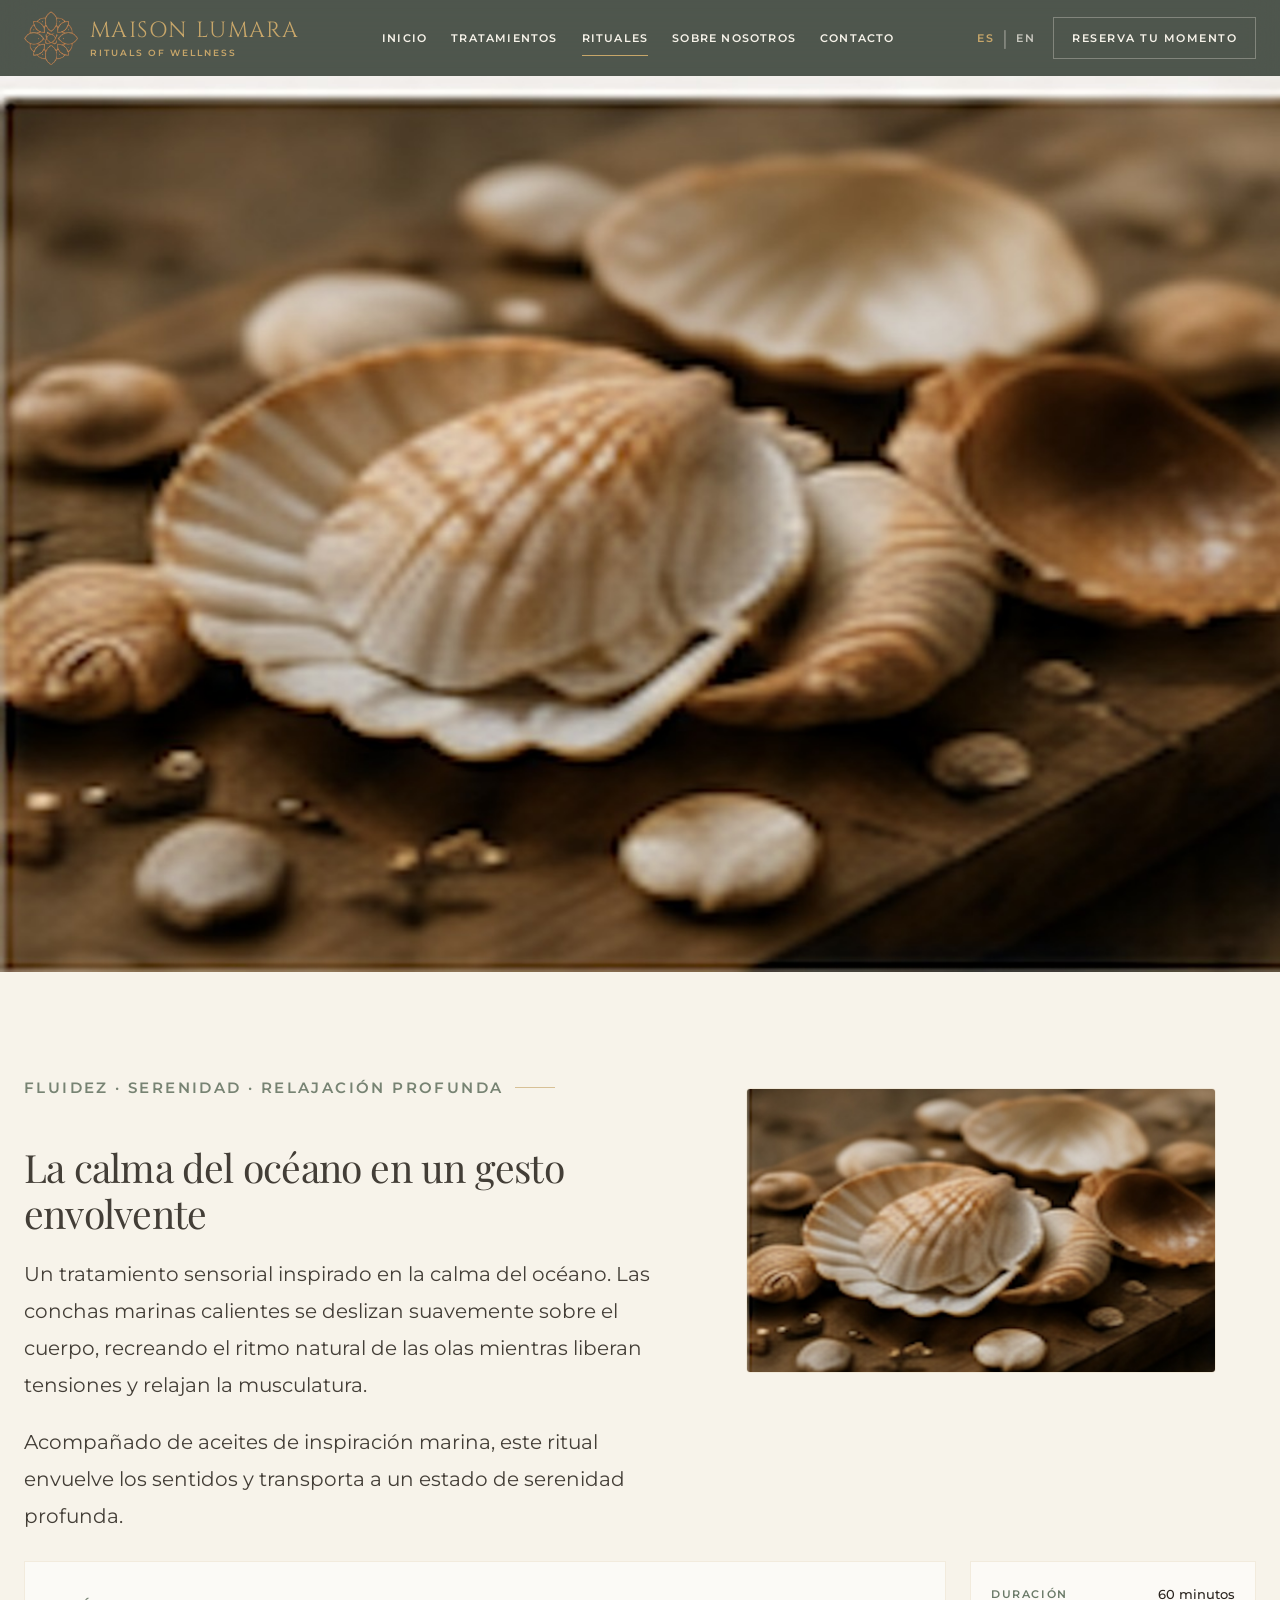
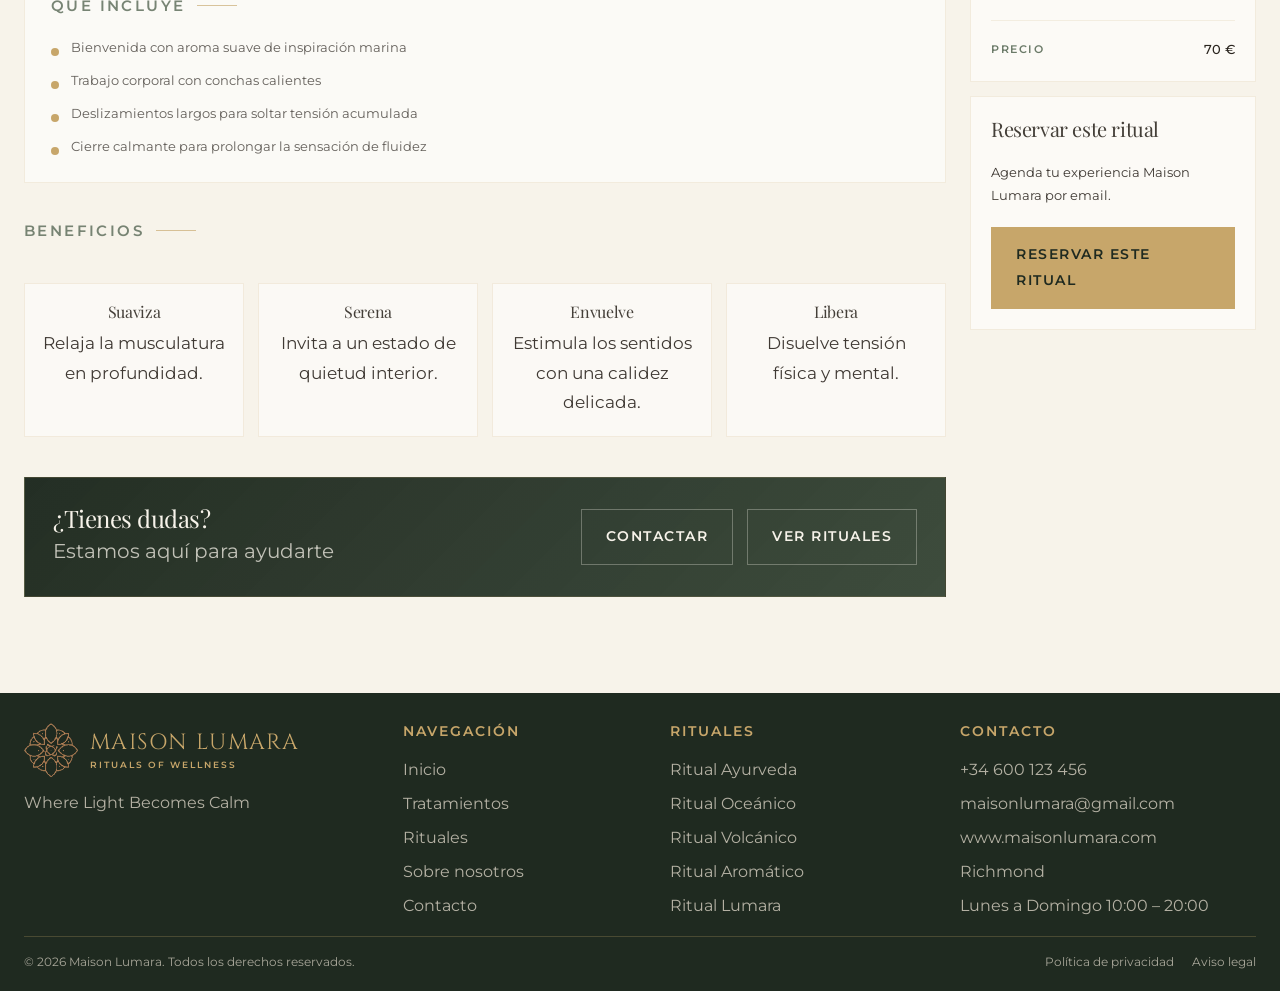
<file: ritual-oceanico.html>
<!DOCTYPE html>
<html lang="es">
  <head>
    <meta charset="UTF-8" />
    <meta name="viewport" content="width=device-width, initial-scale=1.0" />
    <title>Ritual Oceánico | Maison Lumara</title>
    <meta name="description" content="Ritual Oceánico de Maison Lumara, una experiencia sensorial con conchas calientes y aceites de inspiración marina." />
    <link rel="stylesheet" href="styles.css" />
  </head>
  <body>
    <div class="page-shell">
      <header class="site-header" data-header>
        <div class="container header-bar">
          <a class="brand" href="index.html" aria-label="Maison Lumara"><img class="brand-icon" src="assets/logo-icon-transparent.png" alt="" /><span class="brand-text"><span class="brand-name">Maison Lumara</span><span class="brand-tagline" data-i18n="brand.tagline">Rituals of Wellness</span></span></a>
          <nav class="site-nav"><a href="index.html" data-i18n="nav.home">Inicio</a><a href="index.html#tratamientos" data-i18n="nav.treatments">Tratamientos</a><a href="index.html#rituales" aria-current="page" data-i18n="nav.rituals">Rituales</a><a href="about.html" data-i18n="nav.about">Sobre nosotros</a><a href="index.html#contacto" data-i18n="nav.contact">Contacto</a></nav>
          <div class="header-actions"><div class="language-switcher" aria-label="Language selector"><button class="lang-option" type="button" data-lang="es">ES</button><span aria-hidden="true">|</span><button class="lang-option" type="button" data-lang="en">EN</button></div><a class="button button-dark" href="index.html#contacto" data-i18n="button.reserve">Reserva tu momento</a><button class="menu-toggle" aria-label="Abrir menú" aria-expanded="false" data-menu-toggle><span></span></button></div>
        </div>
        <div class="mobile-panel" data-mobile-panel><a href="index.html" data-i18n="nav.home">Inicio</a><a href="index.html#tratamientos" data-i18n="nav.treatments">Tratamientos</a><a href="index.html#rituales" data-i18n="nav.rituals">Rituales</a><a href="about.html" data-i18n="nav.about">Sobre nosotros</a><a href="index.html#contacto" data-i18n="nav.contact">Contacto</a><a class="button button-dark" href="index.html#contacto" data-i18n="button.reserve">Reserva tu momento</a></div>
      </header>
      <main>
        <section class="page-hero"><div class="page-hero-media"><img src="assets/oceanico.jpg" alt="Ritual Oceánico" /></div><div class="container reveal"><h1 data-i18n="rituals.oceanic.title">Ritual Oce&aacute;nico</h1><div class="breadcrumb"><span data-i18n="nav.home">Inicio</span> <span>/</span> <span data-i18n="nav.rituals">Rituales</span> <span>/</span> <span data-i18n="rituals.oceanic.title">Ritual Oce&aacute;nico</span></div></div></section>
        <section class="section section-ivory">
          <div class="container">
            <div class="ritual-intro">
              <div class="stack-lg reveal"><div class="eyebrow" data-i18n="rituals.oceanic.subtitle">Fluidez · Serenidad · Relajaci&oacute;n profunda</div><div class="stack-md"><h2 data-i18n="rituals.oceanic.detailTitle">La calma del oc&eacute;ano en un gesto envolvente</h2><p data-i18n="rituals.oceanic.detailText1">Un tratamiento sensorial inspirado en la calma del oc&eacute;ano. Las conchas marinas calientes se deslizan suavemente sobre el cuerpo, recreando el ritmo natural de las olas mientras liberan tensiones y relajan la musculatura.</p><p data-i18n="rituals.oceanic.detailText2">Acompa&ntilde;ado de aceites de inspiraci&oacute;n marina, este ritual envuelve los sentidos y transporta a un estado de serenidad profunda.</p></div></div>
              <figure class="ritual-intro-media reveal"><img src="assets/oceanico.jpg" alt="Conchas cálidas en Ritual Oceánico" loading="lazy" /></figure>
            </div>
            <div class="ritual-layout">
              <div class="stack-lg">
                <section class="ritual-panel reveal"><div class="eyebrow" data-i18n="ritual.detail.includes">Qu&eacute; incluye</div><ul class="ritual-bullets"><li data-i18n="rituals.oceanic.includes.1">Bienvenida con aroma suave de inspiración marina</li><li data-i18n="rituals.oceanic.includes.2">Trabajo corporal con conchas calientes</li><li data-i18n="rituals.oceanic.includes.3">Deslizamientos largos para soltar tensión acumulada</li><li data-i18n="rituals.oceanic.includes.4">Cierre calmante para prolongar la sensación de fluidez</li></ul></section>
                <section class="reveal"><div class="eyebrow" data-i18n="ritual.detail.benefits">Beneficios</div><div class="benefits-grid"><article class="benefit-card"><h3 data-i18n="rituals.oceanic.benefits.1.title">Suaviza</h3><p data-i18n="rituals.oceanic.benefits.1.text">Relaja la musculatura en profundidad.</p></article><article class="benefit-card"><h3 data-i18n="rituals.oceanic.benefits.2.title">Serena</h3><p data-i18n="rituals.oceanic.benefits.2.text">Invita a un estado de quietud interior.</p></article><article class="benefit-card"><h3 data-i18n="rituals.oceanic.benefits.3.title">Envuelve</h3><p data-i18n="rituals.oceanic.benefits.3.text">Estimula los sentidos con una calidez delicada.</p></article><article class="benefit-card"><h3 data-i18n="rituals.oceanic.benefits.4.title">Libera</h3><p data-i18n="rituals.oceanic.benefits.4.text">Disuelve tensión física y mental.</p></article></div></section>
                <section class="contact-strip reveal"><div><h3 data-i18n="ritual.contact.title">&iquest;Tienes dudas?</h3><p data-i18n="ritual.contact.text">Estamos aqu&iacute; para ayudarte</p></div><div class="contact-actions"><a class="button button-dark" href="mailto:maisonlumara@gmail.com" data-i18n="button.contact">Contactar</a><a class="button button-dark" href="index.html#rituales" data-i18n="button.viewRituals">Ver rituales</a></div></section>
              </div>
              <aside class="ritual-aside reveal"><div class="ritual-aside-card"><div class="ritual-stat"><article><strong data-i18n="ritual.detail.duration">Duraci&oacute;n</strong><span data-i18n="ritual.detail.durationValue">60 minutos</span></article><article><strong data-i18n="ritual.detail.price">Precio</strong><span data-i18n="ritual.detail.priceValue">70 €</span></article></div></div><div class="ritual-aside-card"><div class="stack-md"><h3 data-i18n="ritual.detail.reserveTitle">Reservar este ritual</h3><p data-i18n="ritual.detail.reserveText">Agenda tu experiencia Maison Lumara por email.</p><a class="button button-solid" href="mailto:maisonlumara@gmail.com" data-i18n="button.reserveThisRitual">Reservar este ritual</a></div></div></aside>
            </div>
          </div>
        </section>
      </main>
      <footer class="site-footer"><div class="container"><div class="footer-grid"><div class="footer-brand"><a class="footer-brand-logo" href="index.html" aria-label="Maison Lumara"><img class="brand-icon footer-logo" src="assets/logo-icon-transparent.png" alt="" /><span class="brand-text"><span class="brand-name">Maison Lumara</span><span class="brand-tagline" data-i18n="brand.tagline">Rituals of Wellness</span></span></a><p data-i18n="brand.emotional">Where Light Becomes Calm</p></div><div class="footer-column"><h3 data-i18n="footer.navigation">Navegaci&oacute;n</h3><div class="footer-links"><a href="index.html" data-i18n="nav.home">Inicio</a><a href="index.html#tratamientos" data-i18n="nav.treatments">Tratamientos</a><a href="index.html#rituales" data-i18n="nav.rituals">Rituales</a><a href="about.html" data-i18n="nav.about">Sobre nosotros</a><a href="index.html#contacto" data-i18n="nav.contact">Contacto</a></div></div><div class="footer-column"><h3 data-i18n="footer.rituals">Rituales</h3><div class="footer-links"><a href="ritual-ayurveda.html" data-i18n="rituals.ayurveda.title">Ritual Ayurveda</a><a href="ritual-oceanico.html" data-i18n="rituals.oceanic.title">Ritual Oce&aacute;nico</a><a href="ritual-volcanico.html" data-i18n="rituals.volcanic.title">Ritual Volc&aacute;nico</a><a href="ritual-aromatico.html" data-i18n="rituals.aromatic.title">Ritual Arom&aacute;tico</a><a href="ritual-lumara.html" data-i18n="rituals.lumara.title">Ritual Lumara</a></div></div><div class="footer-column"><h3 data-i18n="nav.contact">Contacto</h3><div class="footer-meta"><p>+34 600 123 456</p><p>maisonlumara@gmail.com</p><p>www.maisonlumara.com</p><p>Richmond</p><p data-i18n="footer.schedule">Lunes a Domingo 10:00 – 20:00</p></div></div></div><div class="footer-bottom"><span data-i18n="footer.rights">&copy; 2026 Maison Lumara. Todos los derechos reservados.</span><div class="footer-bottom-links"><a href="#" data-i18n="footer.privacy">Pol&iacute;tica de privacidad</a><a href="#" data-i18n="footer.legal">Aviso legal</a></div></div></div></footer>
    </div>
    <script src="script.js"></script>
  </body>
</html>
</file>
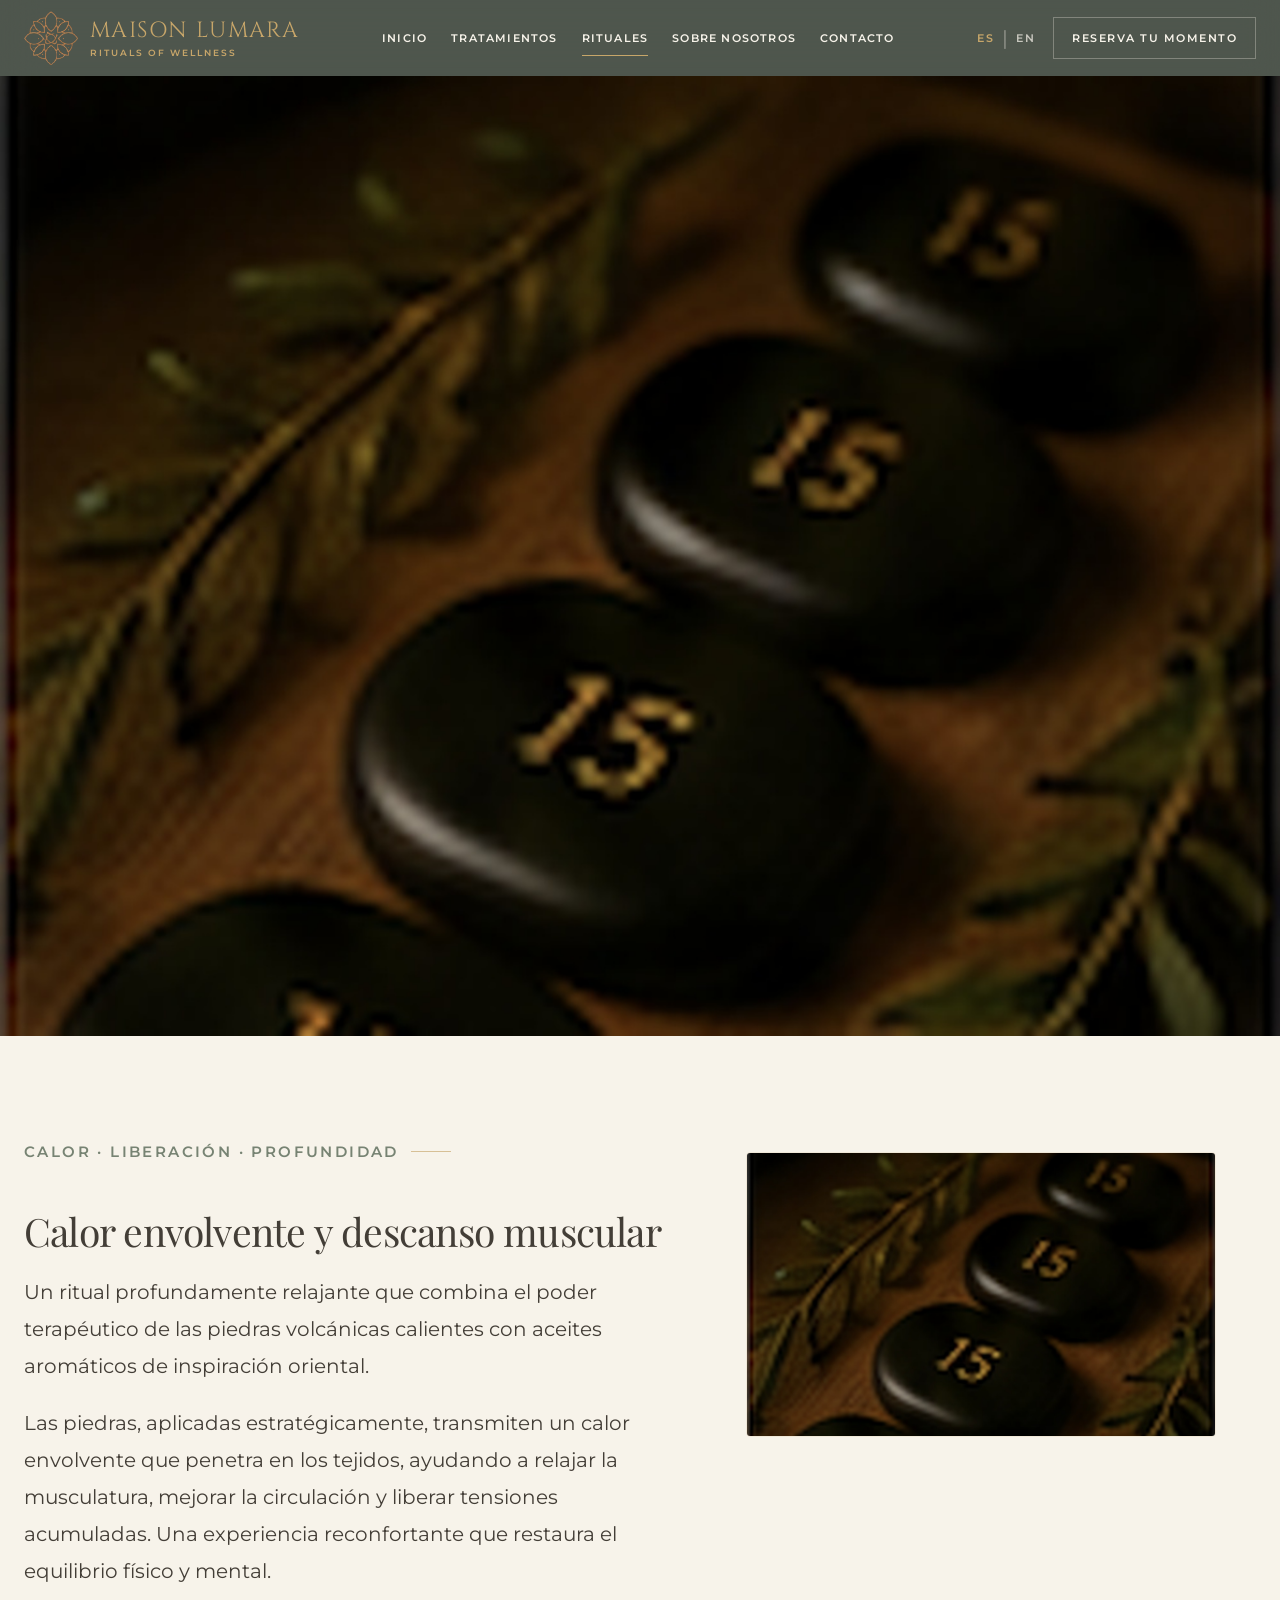
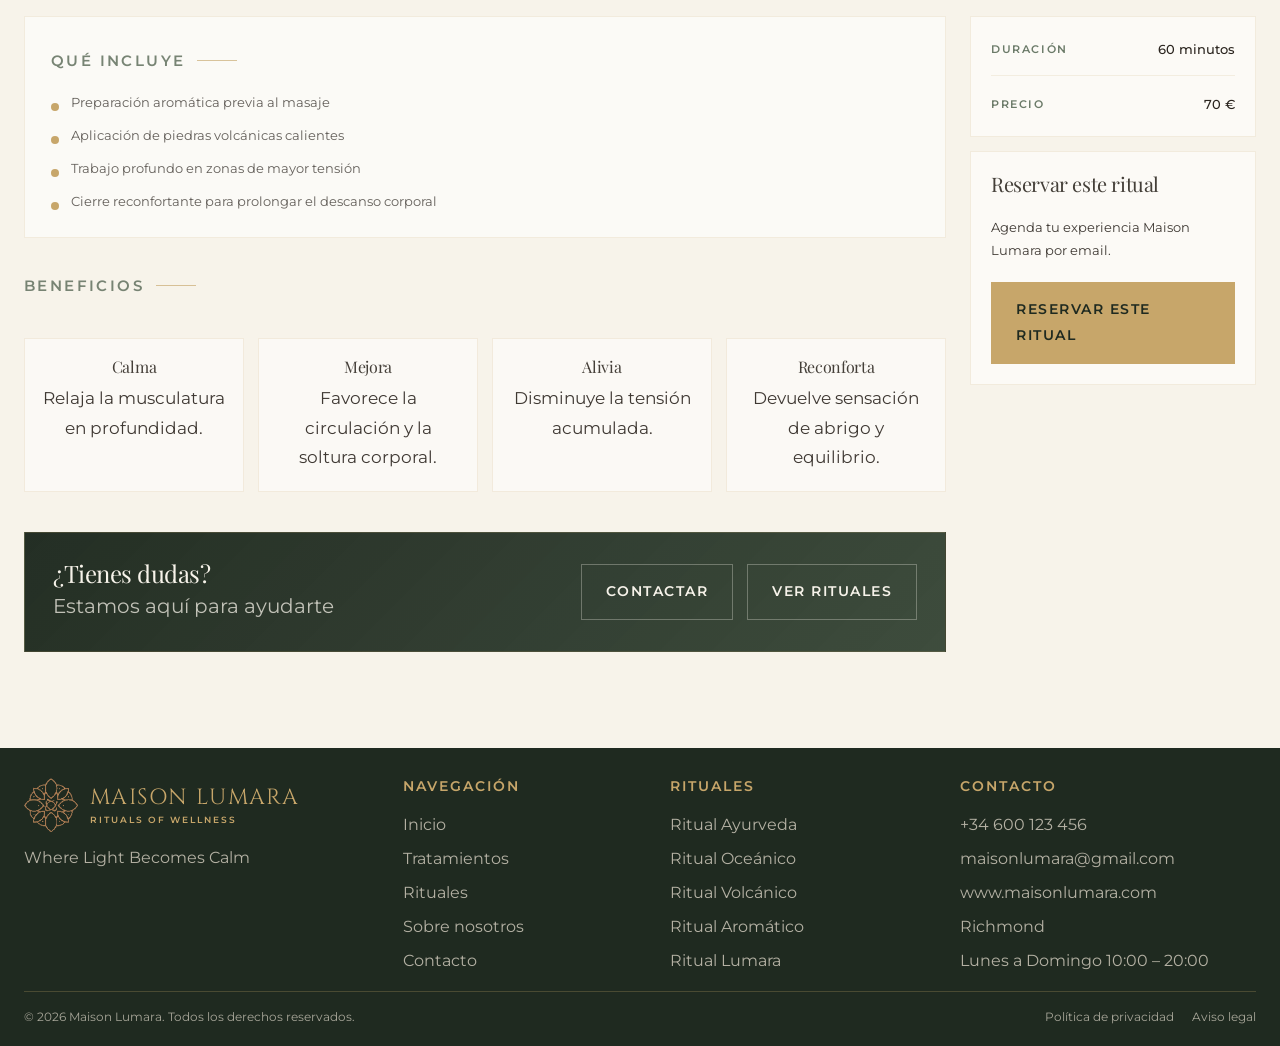
<file: ritual-volcanico.html>
<!DOCTYPE html>
<html lang="es">
  <head>
    <meta charset="UTF-8" />
    <meta name="viewport" content="width=device-width, initial-scale=1.0" />
    <title>Ritual Volcánico | Maison Lumara</title>
    <meta name="description" content="Ritual Volcánico de Maison Lumara, una experiencia con piedras calientes para relajar la musculatura y restaurar el equilibrio." />
    <link rel="stylesheet" href="styles.css" />
  </head>
  <body>
    <div class="page-shell">
      <header class="site-header" data-header>
        <div class="container header-bar">
          <a class="brand" href="index.html" aria-label="Maison Lumara"><img class="brand-icon" src="assets/logo-icon-transparent.png" alt="" /><span class="brand-text"><span class="brand-name">Maison Lumara</span><span class="brand-tagline" data-i18n="brand.tagline">Rituals of Wellness</span></span></a>
          <nav class="site-nav"><a href="index.html" data-i18n="nav.home">Inicio</a><a href="index.html#tratamientos" data-i18n="nav.treatments">Tratamientos</a><a href="index.html#rituales" aria-current="page" data-i18n="nav.rituals">Rituales</a><a href="about.html" data-i18n="nav.about">Sobre nosotros</a><a href="index.html#contacto" data-i18n="nav.contact">Contacto</a></nav>
          <div class="header-actions"><div class="language-switcher" aria-label="Language selector"><button class="lang-option" type="button" data-lang="es">ES</button><span aria-hidden="true">|</span><button class="lang-option" type="button" data-lang="en">EN</button></div><a class="button button-dark" href="index.html#contacto" data-i18n="button.reserve">Reserva tu momento</a><button class="menu-toggle" aria-label="Abrir menú" aria-expanded="false" data-menu-toggle><span></span></button></div>
        </div>
        <div class="mobile-panel" data-mobile-panel><a href="index.html" data-i18n="nav.home">Inicio</a><a href="index.html#tratamientos" data-i18n="nav.treatments">Tratamientos</a><a href="index.html#rituales" data-i18n="nav.rituals">Rituales</a><a href="about.html" data-i18n="nav.about">Sobre nosotros</a><a href="index.html#contacto" data-i18n="nav.contact">Contacto</a><a class="button button-dark" href="index.html#contacto" data-i18n="button.reserve">Reserva tu momento</a></div>
      </header>
      <main>
        <section class="page-hero"><div class="page-hero-media"><img src="assets/volcanico.jpg" alt="Ritual Volcánico" /></div><div class="container reveal"><h1 data-i18n="rituals.volcanic.title">Ritual Volc&aacute;nico</h1><div class="breadcrumb"><span data-i18n="nav.home">Inicio</span> <span>/</span> <span data-i18n="nav.rituals">Rituales</span> <span>/</span> <span data-i18n="rituals.volcanic.title">Ritual Volc&aacute;nico</span></div></div></section>
        <section class="section section-ivory">
          <div class="container">
            <div class="ritual-intro">
              <div class="stack-lg reveal"><div class="eyebrow" data-i18n="rituals.volcanic.subtitle">Calor · Liberaci&oacute;n · Profundidad</div><div class="stack-md"><h2 data-i18n="rituals.volcanic.detailTitle">Calor envolvente y descanso muscular</h2><p data-i18n="rituals.volcanic.detailText1">Un ritual profundamente relajante que combina el poder terap&eacute;utico de las piedras volc&aacute;nicas calientes con aceites arom&aacute;ticos de inspiraci&oacute;n oriental.</p><p data-i18n="rituals.volcanic.detailText2">Las piedras, aplicadas estrat&eacute;gicamente, transmiten un calor envolvente que penetra en los tejidos, ayudando a relajar la musculatura, mejorar la circulaci&oacute;n y liberar tensiones acumuladas. Una experiencia reconfortante que restaura el equilibrio f&iacute;sico y mental.</p></div></div>
              <figure class="ritual-intro-media reveal"><img src="assets/volcanico.jpg" alt="Piedras calientes Ritual Volcánico" loading="lazy" /></figure>
            </div>
            <div class="ritual-layout">
              <div class="stack-lg">
                <section class="ritual-panel reveal"><div class="eyebrow" data-i18n="ritual.detail.includes">Qu&eacute; incluye</div><ul class="ritual-bullets"><li data-i18n="rituals.volcanic.includes.1">Preparación aromática previa al masaje</li><li data-i18n="rituals.volcanic.includes.2">Aplicación de piedras volcánicas calientes</li><li data-i18n="rituals.volcanic.includes.3">Trabajo profundo en zonas de mayor tensión</li><li data-i18n="rituals.volcanic.includes.4">Cierre reconfortante para prolongar el descanso corporal</li></ul></section>
                <section class="reveal"><div class="eyebrow" data-i18n="ritual.detail.benefits">Beneficios</div><div class="benefits-grid"><article class="benefit-card"><h3 data-i18n="rituals.volcanic.benefits.1.title">Calma</h3><p data-i18n="rituals.volcanic.benefits.1.text">Relaja la musculatura en profundidad.</p></article><article class="benefit-card"><h3 data-i18n="rituals.volcanic.benefits.2.title">Mejora</h3><p data-i18n="rituals.volcanic.benefits.2.text">Favorece la circulación y la soltura corporal.</p></article><article class="benefit-card"><h3 data-i18n="rituals.volcanic.benefits.3.title">Alivia</h3><p data-i18n="rituals.volcanic.benefits.3.text">Disminuye la tensión acumulada.</p></article><article class="benefit-card"><h3 data-i18n="rituals.volcanic.benefits.4.title">Reconforta</h3><p data-i18n="rituals.volcanic.benefits.4.text">Devuelve sensación de abrigo y equilibrio.</p></article></div></section>
                <section class="contact-strip reveal"><div><h3 data-i18n="ritual.contact.title">&iquest;Tienes dudas?</h3><p data-i18n="ritual.contact.text">Estamos aqu&iacute; para ayudarte</p></div><div class="contact-actions"><a class="button button-dark" href="mailto:maisonlumara@gmail.com" data-i18n="button.contact">Contactar</a><a class="button button-dark" href="index.html#rituales" data-i18n="button.viewRituals">Ver rituales</a></div></section>
              </div>
              <aside class="ritual-aside reveal"><div class="ritual-aside-card"><div class="ritual-stat"><article><strong data-i18n="ritual.detail.duration">Duraci&oacute;n</strong><span data-i18n="ritual.detail.durationValue">60 minutos</span></article><article><strong data-i18n="ritual.detail.price">Precio</strong><span data-i18n="ritual.detail.priceValue">70 €</span></article></div></div><div class="ritual-aside-card"><div class="stack-md"><h3 data-i18n="ritual.detail.reserveTitle">Reservar este ritual</h3><p data-i18n="ritual.detail.reserveText">Agenda tu experiencia Maison Lumara por email.</p><a class="button button-solid" href="mailto:maisonlumara@gmail.com" data-i18n="button.reserveThisRitual">Reservar este ritual</a></div></div></aside>
            </div>
          </div>
        </section>
      </main>
      <footer class="site-footer"><div class="container"><div class="footer-grid"><div class="footer-brand"><a class="footer-brand-logo" href="index.html" aria-label="Maison Lumara"><img class="brand-icon footer-logo" src="assets/logo-icon-transparent.png" alt="" /><span class="brand-text"><span class="brand-name">Maison Lumara</span><span class="brand-tagline" data-i18n="brand.tagline">Rituals of Wellness</span></span></a><p data-i18n="brand.emotional">Where Light Becomes Calm</p></div><div class="footer-column"><h3 data-i18n="footer.navigation">Navegaci&oacute;n</h3><div class="footer-links"><a href="index.html" data-i18n="nav.home">Inicio</a><a href="index.html#tratamientos" data-i18n="nav.treatments">Tratamientos</a><a href="index.html#rituales" data-i18n="nav.rituals">Rituales</a><a href="about.html" data-i18n="nav.about">Sobre nosotros</a><a href="index.html#contacto" data-i18n="nav.contact">Contacto</a></div></div><div class="footer-column"><h3 data-i18n="footer.rituals">Rituales</h3><div class="footer-links"><a href="ritual-ayurveda.html" data-i18n="rituals.ayurveda.title">Ritual Ayurveda</a><a href="ritual-oceanico.html" data-i18n="rituals.oceanic.title">Ritual Oce&aacute;nico</a><a href="ritual-volcanico.html" data-i18n="rituals.volcanic.title">Ritual Volc&aacute;nico</a><a href="ritual-aromatico.html" data-i18n="rituals.aromatic.title">Ritual Arom&aacute;tico</a><a href="ritual-lumara.html" data-i18n="rituals.lumara.title">Ritual Lumara</a></div></div><div class="footer-column"><h3 data-i18n="nav.contact">Contacto</h3><div class="footer-meta"><p>+34 600 123 456</p><p>maisonlumara@gmail.com</p><p>www.maisonlumara.com</p><p>Richmond</p><p data-i18n="footer.schedule">Lunes a Domingo 10:00 – 20:00</p></div></div></div><div class="footer-bottom"><span data-i18n="footer.rights">&copy; 2026 Maison Lumara. Todos los derechos reservados.</span><div class="footer-bottom-links"><a href="#" data-i18n="footer.privacy">Pol&iacute;tica de privacidad</a><a href="#" data-i18n="footer.legal">Aviso legal</a></div></div></div></footer>
    </div>
    <script src="script.js"></script>
  </body>
</html>
</file>
<file: styles.css>
@import url("https://fonts.googleapis.com/css2?family=Cinzel:wght@400;500;600&family=Montserrat:wght@300;400;500;600&family=Playfair+Display:wght@400;500;600&display=swap");

:root {
  --olive-deep: #3d4739;
  --olive-dark: #1f2a20;
  --olive-soft: #6b7a68;
  --beige: #e8e0d1;
  --ivory: #f7f3ea;
  --sand: #d6cbb7;
  --gold: #c7a66a;
  --text: #2a241e;
  --text-soft: rgba(42, 36, 30, 0.72);
  --line: rgba(199, 166, 106, 0.26);
  --line-strong: rgba(199, 166, 106, 0.42);
  --shadow-soft: 0 18px 38px rgba(49, 35, 22, 0.055);
  --radius-sm: 4px;
  --container: 1440px;
  --section-space: 96px;
  --section-space-mobile: 64px;
  --transition: 250ms ease;
}

*,
*::before,
*::after {
  box-sizing: border-box;
}

html {
  scroll-behavior: smooth;
}

section[id] {
  scroll-margin-top: 110px;
}

body {
  margin: 0;
  font-family: "Montserrat", sans-serif;
  font-size: 20px;
  line-height: 1.85;
  font-weight: 400;
  color: rgba(42, 36, 30, 0.88);
  background: var(--ivory);
  -webkit-font-smoothing: antialiased;
  text-rendering: optimizeLegibility;
}

img {
  max-width: 100%;
  display: block;
}

a {
  color: inherit;
  text-decoration: none;
}

button,
.button {
  font: inherit;
}

.container {
  width: min(calc(100% - 48px), var(--container));
  margin: 0 auto;
}

main {
  background:
    linear-gradient(180deg, rgba(255, 255, 255, 0.46), rgba(255, 255, 255, 0.46)),
    var(--ivory);
}

.page-shell {
  overflow: clip;
}

.eyebrow {
  display: inline-flex;
  align-items: center;
  gap: 12px;
  margin: 0 0 20px;
  font-size: 15px;
  font-weight: 600;
  letter-spacing: 2.4px;
  text-transform: uppercase;
  color: rgba(107, 122, 104, 0.92);
}

.eyebrow::after {
  content: "";
  width: 40px;
  height: 1px;
  background: var(--gold);
  opacity: 0.65;
}

.section {
  padding: var(--section-space) 0;
}

.section-ivory {
  background: var(--ivory);
}

.section-beige {
  background: var(--beige);
}

.heading-xl,
h1,
h2,
h3 {
  margin: 0;
  font-family: "Playfair Display", serif;
  font-weight: 400;
  letter-spacing: -0.02em;
}

h1 {
  font-size: clamp(34px, 6vw, 64px);
  line-height: 1.05;
}

h2 {
  font-size: clamp(28px, 4vw, 44px);
  line-height: 1.15;
}

h3 {
  font-size: clamp(20px, 2.4vw, 24px);
  line-height: 1.2;
}

p {
  margin: 0;
  font-size: 20px;
  line-height: 1.85;
  font-weight: 400;
  color: rgba(42, 36, 30, 0.9);
}

.stack-lg > * + * {
  margin-top: 28px;
}

.stack-md > * + * {
  margin-top: 20px;
}

.stack-sm > * + * {
  margin-top: 12px;
}

.button {
  display: inline-flex;
  align-items: center;
  justify-content: center;
  gap: 10px;
  min-height: 48px;
  padding: 14px 24px;
  border: 1px solid var(--gold);
  background: transparent;
  color: inherit;
  font-size: 14px;
  font-weight: 600;
  letter-spacing: 1.5px;
  text-transform: uppercase;
  transition: background-color var(--transition), color var(--transition), transform var(--transition), border-color var(--transition);
}

.button:hover,
.button:focus-visible {
  background: var(--gold);
  color: var(--olive-dark);
  transform: translateY(-2px);
}

.button-solid {
  background: var(--gold);
  color: var(--olive-dark);
}

.button-solid:hover,
.button-solid:focus-visible {
  background: #d4b47b;
}

.button-dark {
  border-color: rgba(247, 243, 234, 0.3);
  color: var(--ivory);
}

.button-dark:hover,
.button-dark:focus-visible {
  border-color: var(--gold);
}

.site-header {
  position: sticky;
  top: 0;
  z-index: 50;
  background: rgba(31, 42, 32, 0.78);
  backdrop-filter: blur(18px);
  transition: background-color var(--transition), box-shadow var(--transition);
}

.site-header.is-transparent {
  position: absolute;
  inset: 0 0 auto;
  background: transparent;
  backdrop-filter: none;
  z-index: 20;
}

.site-header.is-scrolled {
  background: rgba(31, 42, 32, 0.94);
  box-shadow: 0 12px 30px rgba(16, 20, 16, 0.18);
}

.header-bar {
  display: flex;
  align-items: center;
  justify-content: space-between;
  gap: 22px;
  width: min(calc(100% - 48px), 1240px);
  margin: 0 auto;
  min-height: 76px;
}

.brand,
.footer-brand-logo {
  display: inline-flex;
  align-items: center;
  gap: 12px;
  min-width: 0;
  background: transparent !important;
  padding: 0 !important;
}

.brand-icon {
  width: 54px;
  height: 54px;
  display: block;
  flex: 0 0 auto;
  background: transparent !important;
  object-fit: contain;
}

.brand-text {
  display: flex;
  flex-direction: column;
  min-width: 0;
}

.brand-name {
  display: block;
  font-family: "Cinzel", serif;
  font-size: 22px;
  line-height: 1;
  letter-spacing: 1.4px;
  color: var(--gold);
  text-transform: uppercase;
}

.brand-tagline {
  display: block;
  margin-top: 6px;
  font-family: "Montserrat", sans-serif;
  font-size: 9px;
  font-weight: 600;
  line-height: 1;
  letter-spacing: 2px;
  color: var(--gold);
  text-transform: uppercase;
}

.site-nav {
  display: flex;
  align-items: center;
  gap: 24px;
  white-space: nowrap;
  flex-wrap: nowrap;
}

.site-nav a {
  position: relative;
  white-space: nowrap;
  font-size: 11px;
  font-weight: 600;
  letter-spacing: 1.2px;
  text-transform: uppercase;
  color: var(--ivory);
}

.site-nav a::after {
  content: "";
  position: absolute;
  left: 0;
  bottom: -8px;
  width: 100%;
  height: 1px;
  background: var(--gold);
  transform: scaleX(0);
  transform-origin: left;
  transition: transform var(--transition);
}

.site-nav a:hover::after,
.site-nav a[aria-current="page"]::after {
  transform: scaleX(1);
}

.header-actions {
  display: flex;
  align-items: center;
  gap: 18px;
}

.language-switcher {
  display: inline-flex;
  align-items: center;
  gap: 8px;
  color: var(--gold);
  white-space: nowrap;
  flex: 0 0 auto;
}

.language-switcher span {
  color: rgba(247, 243, 234, 0.42);
}

.lang-option {
  border: 0;
  padding: 0;
  background: transparent;
  color: rgba(247, 243, 234, 0.72);
  font-family: "Montserrat", sans-serif;
  font-size: 11px;
  font-weight: 600;
  letter-spacing: 1.4px;
  text-transform: uppercase;
  cursor: pointer;
  transition: color var(--transition);
}

.lang-option:hover,
.lang-option:focus-visible,
.lang-option.is-active {
  color: var(--gold);
}

.header-actions .button {
  white-space: nowrap;
  min-width: 170px;
  font-size: 11px;
  min-height: 42px;
  padding: 10px 18px;
}

.mobile-panel,
.mobile-panel.is-open {
  display: none !important;
}

.menu-toggle {
  display: none;
  width: 48px;
  height: 48px;
  padding: 0;
  border: 1px solid rgba(247, 243, 234, 0.2);
  background: transparent;
  color: var(--ivory);
}

.menu-toggle span,
.menu-toggle::before,
.menu-toggle::after {
  content: "";
  display: block;
  width: 18px;
  height: 1px;
  margin: 0 auto;
  background: currentColor;
  transition: transform var(--transition), opacity var(--transition);
}

.menu-toggle span {
  margin: 6px auto;
}

.menu-toggle[aria-expanded="true"]::before {
  transform: translateY(7px) rotate(45deg);
}

.menu-toggle[aria-expanded="true"] span {
  opacity: 0;
}

.menu-toggle[aria-expanded="true"]::after {
  transform: translateY(-7px) rotate(-45deg);
}

.hero {
  position: relative;
  width: min(calc(100% - 24px), 1360px);
  height: 560px;
  margin: 0 auto;
  display: grid;
  grid-template-columns: 36% 64%;
  overflow: hidden;
  background: #1f2a20;
}

.hero::before {
  display: none !important;
}

.hero-media {
  position: relative !important;
  inset: auto !important;
  grid-column: 2;
  width: 100%;
  height: 100%;
}

.hero-media img {
  width: 100%;
  height: 100%;
  object-fit: cover;
  object-position: center center;
  transform: none !important;
  filter: none !important;
  image-rendering: auto;
  display: block;
}

.hero-inner {
  display: none;
}

.hero-copy {
  position: relative;
  z-index: 3;
  background: #1f2a20;
  padding: 118px 46px 56px;
  display: flex;
  flex-direction: column;
  justify-content: flex-start;
  max-width: none;
  width: 100%;
}

.hero-copy h1 {
  text-transform: uppercase;
  font-size: clamp(42px, 4vw, 62px);
  line-height: 1.02;
  letter-spacing: -0.03em;
  color: #f7f3ea;
}

.hero-copy p {
  max-width: 360px;
  margin-top: 18px;
  font-size: 17px;
  line-height: 1.75;
  color: rgba(247, 243, 234, 0.86);
}

.hero-copy .button {
  display: inline-flex;
  width: fit-content;
  min-width: 170px;
  margin-top: 24px;
  color: #f7f3ea !important;
  border-color: #c7a66a;
  opacity: 1 !important;
  visibility: visible !important;
  font-size: 11px;
  min-height: 40px;
  padding: 10px 18px;
  background: transparent;
}

.hero-copy .button::before,
.hero-copy .button::after {
  display: none;
}

.hero-copy .button:hover {
  background: #c7a66a;
  color: #1f2a20;
}

.hero-tagline {
  display: inline-flex;
  align-items: center;
  gap: 10px;
  margin-top: 22px;
  font-size: 10px;
  font-weight: 600;
  letter-spacing: 1.6px;
  text-transform: uppercase;
  color: var(--gold);
}

.hero-media::before {
  content: "";
  position: absolute;
  inset: 0;
  z-index: 2;
  pointer-events: none;
  background: linear-gradient(
    90deg,
    #1f2a20 0%,
    rgba(31, 42, 32, 0.92) 6%,
    rgba(31, 42, 32, 0.68) 16%,
    rgba(31, 42, 32, 0.32) 30%,
    rgba(31, 42, 32, 0.08) 48%,
    rgba(31, 42, 32, 0) 64%
  );
}

.hero-tagline::before {
  content: "✦";
  font-size: 10px;
}

.feature-split {
  display: grid;
  grid-template-columns: minmax(0, 0.88fr) minmax(0, 1.12fr);
  gap: 78px;
  align-items: center;
}

.feature-split img,
.about-story-media img,
.ritual-intro-media img,
.cta-panel-image img,
.card-figure img,
.page-hero-media img {
  width: 100%;
  height: 100%;
  object-fit: cover;
}

.feature-split-figure {
  aspect-ratio: 4 / 3;
  border-radius: var(--radius-sm);
  overflow: hidden;
  border: 1px solid rgba(199, 166, 106, 0.14);
}

.feature-split-figure img {
  width: 100%;
  height: 100%;
  object-fit: cover;
  object-position: center center;
}

#tratamientos.section {
  padding-top: 50px;
  padding-bottom: 56px;
}

#tratamientos .eyebrow {
  margin-bottom: 16px;
}

#tratamientos h2 {
  max-width: 760px;
  font-size: clamp(56px, 5vw, 82px);
  line-height: 1.12;
}

#tratamientos p {
  max-width: 760px;
  font-size: 22px;
  line-height: 1.8;
  font-weight: 400;
  color: rgba(42, 36, 30, 0.86);
}

#tratamientos .container {
  width: min(calc(100% - 32px), 1680px);
}

#rituales .container {
  width: min(calc(100% - 48px), 1600px);
}

.centered-heading {
  text-align: center;
  max-width: 720px;
  margin: 0 auto 42px;
  position: relative;
}

.centered-heading::after {
  content: "✦";
  display: block;
  margin-top: 10px;
  color: var(--gold);
  font-size: 10px;
  line-height: 1;
}

.centered-heading h2 {
  font-size: clamp(54px, 5vw, 78px);
}

.ritual-grid {
  display: grid;
  grid-template-columns: repeat(5, minmax(220px, 1fr));
  gap: 22px;
  align-items: stretch;
}

#rituales.section {
  padding-top: 48px;
  padding-bottom: 64px;
}

.ritual-card {
  display: flex;
  flex-direction: column;
  height: 100%;
  min-height: 720px;
  border: 1px solid var(--line);
  background: var(--ivory);
  transition: transform var(--transition), box-shadow var(--transition), border-color var(--transition);
}

.ritual-card:hover,
.ritual-card:focus-within {
  transform: translateY(-4px);
  box-shadow: var(--shadow-soft);
  border-color: var(--line-strong);
}

.card-figure {
  width: 100%;
  aspect-ratio: 4 / 3;
  min-height: 310px;
  overflow: hidden;
}

.card-figure img {
  width: 100%;
  height: 100%;
  aspect-ratio: 4 / 3;
  object-fit: cover;
  object-position: center center;
  transition: transform 500ms ease;
}

.ritual-card:hover .card-figure img,
.ritual-card:focus-within .card-figure img {
  transform: scale(1.02);
}

.card-body {
  display: flex;
  flex: 1;
  flex-direction: column;
  padding: 30px 26px 26px;
}

.ritual-card h3 {
  font-family: "Cinzel", serif;
  font-size: 25px;
  line-height: 1.32;
  letter-spacing: 0.01em;
  text-transform: uppercase;
}

.card-subtitle {
  margin: 8px 0 12px;
  font-size: 15px;
  line-height: 1.45;
  font-weight: 500;
  letter-spacing: 0.7px;
  text-transform: uppercase;
  color: var(--olive-soft);
}

.card-body p {
  font-size: 20px;
  line-height: 1.75;
}

.card-meta {
  display: flex;
  gap: 14px;
  margin-top: auto;
  padding: 14px 0 14px;
  font-size: 15px;
  font-weight: 600;
  letter-spacing: 0.9px;
  text-transform: uppercase;
  color: var(--text);
}

.card-meta span + span::before {
  content: "|";
  margin-right: 14px;
  color: rgba(42, 36, 30, 0.3);
}

.grid-cta {
  margin-top: 18px;
  text-align: center;
}

.ritual-card .button,
.grid-cta .button {
  min-height: 48px;
  padding: 14px 22px;
  font-size: 15px;
}

.ritual-card .button {
  font-size: 15px;
}

.ritual-card .button {
  width: 100%;
}

.values-grid {
  display: grid;
  grid-template-columns: repeat(4, minmax(0, 1fr));
  gap: 0;
  border-top: 1px solid rgba(199, 166, 106, 0.18);
  border-bottom: 1px solid rgba(199, 166, 106, 0.18);
}

.section-beige {
  padding-top: 28px;
  padding-bottom: 28px;
}

#contacto.section {
  padding: 0;
  padding-bottom: 0;
  background: var(--olive-dark);
}

.final-cta {
  width: 100%;
  min-height: 300px;
  display: grid;
  grid-template-columns: 38% 62%;
  background: #1f2a20;
  margin: 0;
  padding: 0;
}

.final-cta__content {
  background: #1f2a20;
  color: #f7f3ea;
  display: flex;
  flex-direction: column;
  justify-content: center;
  padding: 64px 48px 64px max(48px, calc((100vw - 1200px) / 2));
}

.final-cta__content .eyebrow,
.final-cta__content p {
  color: rgba(247, 243, 234, 0.78);
}

.final-cta__content p {
  font-size: 17px;
  line-height: 1.8;
}

.final-cta__content h2 {
  max-width: 320px;
  color: #f7f3ea;
}

.final-cta__image {
  width: 100%;
  height: 100%;
  min-height: 300px;
  overflow: hidden;
}

.final-cta__image img {
  width: 100%;
  height: 100%;
  object-fit: cover;
  object-position: center;
  display: block;
}

.value-card {
  padding: 26px 24px 22px;
  text-align: center;
}

.value-card + .value-card {
  border-left: 1px solid rgba(199, 166, 106, 0.16);
}

.value-icon {
  width: 50px;
  height: 50px;
  margin: 0 auto 14px;
  color: var(--gold);
}

.value-card h3 {
  margin-bottom: 8px;
  font-family: "Montserrat", sans-serif;
  font-size: 15px;
  font-weight: 600;
  letter-spacing: 1px;
  text-transform: uppercase;
}

.value-card p {
  font-size: 17px;
  line-height: 1.75;
}

.cta-panel {
  display: grid;
  grid-template-columns: 40% 60%;
  min-height: 332px;
  height: 332px;
  overflow: hidden;
  border-radius: var(--radius-sm);
  border: 1px solid rgba(199, 166, 106, 0.12);
}

.cta-panel-copy {
  display: flex;
  flex-direction: column;
  justify-content: center;
  padding: 42px 34px;
  background: var(--olive-dark);
  color: var(--ivory);
}

.cta-panel-copy p {
  color: rgba(247, 243, 234, 0.78);
}

.cta-panel-copy h2 {
  max-width: 320px;
  font-size: clamp(30px, 2.95vw, 42px);
}

.cta-panel-copy p {
  max-width: 292px;
  font-size: 17px;
  line-height: 1.8;
}

.cta-panel-image {
  position: relative;
  height: 332px;
  min-height: 332px;
  overflow: hidden;
}

.cta-panel-image img {
  width: 100%;
  height: 100%;
  object-fit: cover;
  object-position: center center;
  display: block;
}

.cta-panel-image::after {
  content: "";
  position: absolute;
  inset: 0;
  background: rgba(0, 0, 0, 0.22);
  pointer-events: none;
}

.site-footer {
  margin-top: 0;
  background: var(--olive-dark);
  color: var(--beige);
}

.footer-grid {
  display: grid;
  grid-template-columns: 1.2fr 0.82fr 0.9fr 1fr;
  gap: 24px;
  padding: 30px 0 16px;
}

.footer-brand p,
.footer-column p,
.footer-column a {
  color: rgba(232, 224, 209, 0.74);
  font-size: 16px;
  line-height: 1.75;
}

.footer-bottom {
  font-size: 15px;
}

.footer-column h3 {
  margin-bottom: 16px;
  font-family: "Montserrat", sans-serif;
  font-size: 14px;
  font-weight: 600;
  letter-spacing: 2px;
  text-transform: uppercase;
  color: var(--gold);
}

.footer-links,
.footer-meta {
  display: grid;
  gap: 6px;
}

.footer-brand-logo {
  margin-bottom: 10px;
}

.footer-logo {
  width: 54px;
}

.footer-brand .brand-name,
.footer-brand .brand-tagline {
  color: var(--gold);
}

.footer-brand .brand-name {
  font-size: 22px;
}

.footer-brand .brand-tagline {
  font-size: 9px;
}

.footer-bottom {
  display: flex;
  justify-content: space-between;
  gap: 18px;
  align-items: center;
  padding: 14px 0 18px;
  border-top: 1px solid rgba(199, 166, 106, 0.25);
  color: rgba(232, 224, 209, 0.68);
  font-size: 12px;
}

.footer-bottom-links {
  display: flex;
  gap: 18px;
}

.page-hero {
  position: relative;
  min-height: auto;
  display: block;
  color: inherit;
  background: var(--ivory);
}

.page-hero::after {
  display: none;
}

.page-hero .container {
  display: none;
}

.page-hero-media {
  position: relative;
  inset: auto;
}

.page-hero-media img {
  width: 100%;
  height: auto;
  display: block;
  object-fit: contain;
  object-position: center center;
}

.about-story,
.about-content {
  max-width: 1200px;
  margin: 0 auto;
  padding: 96px 24px 72px;
  display: grid;
  grid-template-columns: minmax(0, 0.95fr) minmax(320px, 0.65fr);
  gap: 56px;
  align-items: start;
}

#sobre-nosotros + .section {
  padding: 0 0 54px;
}

.about-copy {
  max-width: 720px;
}

.about-copy > h2 {
  max-width: 640px;
  font-size: clamp(31px, 3.5vw, 47px);
  line-height: 1.18;
}

.about-copy .stack-md {
  max-width: 640px;
}

.about-copy .stack-md p {
  font-size: 20px;
  line-height: 1.85;
  font-weight: 400;
  color: rgba(42, 36, 30, 0.88);
}

.about-story-media,
.about-images {
  display: block;
}

.about-story-media figure,
.about-images figure {
  margin: 0;
  overflow: hidden;
  border: 1px solid rgba(199, 166, 106, 0.14);
  border-radius: 4px;
  aspect-ratio: 4 / 5.6;
}

.about-story-media img,
.about-images img {
  width: 100%;
  height: 100%;
  object-fit: cover;
  object-position: center center;
}

.meaning-card {
  display: grid;
  grid-template-columns: repeat(2, minmax(0, 1fr));
  gap: 0;
  margin-top: 30px;
  border: 1px solid rgba(199, 166, 106, 0.2);
  background: rgba(255, 255, 255, 0.45);
}

.meaning-card article {
  padding: 17px 18px 18px;
  text-align: center;
}

.meaning-card article + article {
  border-left: 1px solid rgba(199, 166, 106, 0.14);
}

.meaning-card h3 {
  margin-bottom: 10px;
  font-size: 22px;
}

.meaning-card p {
  font-size: 14px;
  line-height: 1.82;
}

.about-meaning {
  max-width: 960px;
  margin: 0 auto;
}

.about-actions {
  margin-top: 30px;
  text-align: center;
}

.ritual-intro {
  display: grid;
  grid-template-columns: minmax(0, 1fr) minmax(320px, 0.84fr);
  gap: 28px;
  align-items: start;
}

.ritual-intro > .stack-lg .eyebrow {
  margin-bottom: 14px;
}

.ritual-intro > .stack-lg h2 {
  font-size: clamp(28px, 3.15vw, 39px);
  line-height: 1.18;
}

.ritual-intro p {
  font-size: 20px;
  line-height: 1.85;
  font-weight: 400;
  color: rgba(42, 36, 30, 0.88);
}

.ritual-intro-media {
  aspect-ratio: 16 / 9.7;
  overflow: hidden;
  border-radius: var(--radius-sm);
  border: 1px solid rgba(199, 166, 106, 0.14);
}

.ritual-layout {
  display: grid;
  grid-template-columns: minmax(0, 1fr) 286px;
  gap: 24px;
  align-items: start;
  margin-top: 26px;
}

.ritual-panel,
.ritual-aside-card,
.contact-strip,
.summary-box {
  border: 1px solid rgba(199, 166, 106, 0.18);
  background: rgba(255, 255, 255, 0.58);
}

.ritual-panel {
  padding: 24px 26px;
}

.ritual-panel .eyebrow,
.ritual-layout .reveal > .eyebrow {
  margin-bottom: 16px;
}

.ritual-bullets {
  display: grid;
  gap: 10px;
  padding: 0;
  margin: 0;
  list-style: none;
}

.ritual-bullets li {
  position: relative;
  padding-left: 20px;
  font-size: 13px;
  line-height: 1.78;
  color: var(--text-soft);
}

.ritual-bullets li::before {
  content: "";
  position: absolute;
  left: 0;
  top: 12px;
  width: 8px;
  height: 8px;
  border-radius: 50%;
  background: var(--gold);
}

.ritual-aside {
  display: grid;
  gap: 14px;
  position: sticky;
  top: 112px;
}

.ritual-aside-card {
  padding: 20px;
}

.ritual-aside-card h3 {
  font-size: 20px;
}

.ritual-aside-card p {
  font-size: 13px;
  line-height: 1.78;
}

.ritual-stat {
  display: grid;
  gap: 16px;
}

.ritual-stat article {
  display: flex;
  justify-content: space-between;
  gap: 10px;
  align-items: center;
  padding-bottom: 14px;
  border-bottom: 1px solid rgba(199, 166, 106, 0.16);
}

.ritual-stat article:last-child {
  padding-bottom: 0;
  border-bottom: 0;
}

.ritual-stat strong {
  font-family: "Montserrat", sans-serif;
  font-size: 11px;
  font-weight: 600;
  letter-spacing: 1.6px;
  text-transform: uppercase;
  color: var(--olive-soft);
}

.ritual-stat span {
  font-size: 13px;
  font-weight: 500;
  color: var(--text);
}

.benefits-grid {
  display: grid;
  grid-template-columns: repeat(4, minmax(0, 1fr));
  gap: 14px;
  margin-top: 22px;
}

.benefit-card {
  padding: 18px 16px;
  border: 1px solid rgba(199, 166, 106, 0.18);
  background: rgba(255, 255, 255, 0.52);
  text-align: center;
}

.benefit-card h3 {
  margin-bottom: 8px;
  font-size: 16px;
}

.benefit-card p {
  font-size: 17px;
  line-height: 1.75;
}

.benefit-card svg {
  width: 34px;
  height: 34px;
  color: var(--gold);
  margin: 0 auto 14px;
}

.contact-strip {
  display: flex;
  justify-content: space-between;
  gap: 24px;
  align-items: center;
  padding: 26px 28px;
  margin-top: 40px;
  background: linear-gradient(135deg, rgba(31, 42, 32, 0.98), rgba(42, 58, 42, 0.9));
  color: var(--ivory);
}

.section-divider {
  width: min(calc(100% - 48px), calc(var(--container) - 12px));
  height: 1px;
  margin: 0 auto;
  background: linear-gradient(90deg, rgba(199, 166, 106, 0), rgba(199, 166, 106, 0.45), rgba(199, 166, 106, 0));
}

.rituals-stack {
  display: grid;
  gap: 0;
}

.rituals-stack > .section {
  padding-top: 48px;
  padding-bottom: 50px;
}

#ritual-lumara.section {
  padding-top: 42px;
  padding-bottom: 56px;
}

#ritual-lumara .ritual-intro {
  grid-template-columns: minmax(0, 1fr) minmax(300px, 0.78fr);
  gap: 24px;
}

#ritual-lumara .ritual-intro-media {
  aspect-ratio: 16 / 8.6;
}

#ritual-lumara .ritual-layout {
  grid-template-columns: minmax(0, 1fr) 300px;
}

.contact-strip p {
  color: rgba(247, 243, 234, 0.74);
}

.contact-actions {
  display: flex;
  flex-wrap: wrap;
  gap: 14px;
}

.reveal {
  opacity: 0;
  transform: translateY(26px);
  transition: opacity 600ms ease, transform 600ms ease;
}

.reveal.is-visible {
  opacity: 1;
  transform: translateY(0);
}

@media (max-width: 1160px) {
  .ritual-grid {
    grid-template-columns: repeat(3, minmax(0, 1fr));
  }

  .footer-grid {
    grid-template-columns: repeat(2, minmax(0, 1fr));
  }

  .benefits-grid {
    grid-template-columns: repeat(2, minmax(0, 1fr));
  }
}

@media (max-width: 940px) {
  .site-nav,
  .header-actions .button {
    display: none;
  }

  .menu-toggle {
    display: inline-flex;
    align-items: center;
    justify-content: center;
  }

  .header-bar {
    min-height: 82px;
  }

  .mobile-panel {
    position: absolute;
    left: 0;
    right: 0;
    top: 100%;
    padding: 20px 24px 28px;
    background: rgba(31, 42, 32, 0.98);
    border-top: 1px solid rgba(199, 166, 106, 0.15);
    display: none !important;
  }

  .mobile-panel.is-open {
    display: grid !important;
    gap: 16px;
  }

  .mobile-panel a,
  .mobile-panel .button {
    color: var(--ivory);
  }

  .feature-split,
  .cta-panel,
  .about-story,
  .about-content,
  .ritual-intro,
  .ritual-layout {
    grid-template-columns: 1fr;
  }

  .final-cta {
    grid-template-columns: 1fr;
    min-height: auto;
  }

  .final-cta__content {
    padding: 44px 24px 36px;
  }

  .final-cta__image {
    min-height: 280px;
    height: 280px;
  }

  .ritual-aside {
    position: static;
  }

  .cta-panel {
    grid-template-columns: 1fr;
    height: auto;
  }

  .cta-panel-image {
    height: 280px;
    min-height: 280px;
  }

  .ritual-grid {
    grid-template-columns: repeat(2, minmax(0, 1fr));
    gap: 20px;
  }

  .values-grid {
    grid-template-columns: repeat(2, minmax(0, 1fr));
  }

  .value-card:nth-child(3),
  .value-card:nth-child(4) {
    border-top: 1px solid rgba(199, 166, 106, 0.16);
  }

  .value-card:nth-child(3) {
    border-left: 0;
  }

  .about-story,
  .about-content {
    gap: 40px;
    padding: 64px 20px;
  }
}

@media (max-width: 720px) {
  :root {
    --section-space: var(--section-space-mobile);
  }

  .container,
  #rituales .container,
  #tratamientos .container,
  .hero-inner {
    width: min(calc(100% - 32px), 100%);
  }

  .hero {
    min-height: auto;
  }

  .header-bar {
    min-height: 76px;
  }

  .brand,
  .footer-brand-logo {
    gap: 12px;
  }

  .brand-icon {
    width: 46px;
    height: 46px;
  }

  .brand-name {
    font-size: 21px;
  }

  .brand-tagline {
    font-size: 9px;
    letter-spacing: 2px;
  }

  body,
  p {
    font-size: 18px;
  }

  .ritual-grid,
  .values-grid,
  .footer-grid,
  .meaning-card,
  .benefits-grid,
  .about-story-media {
    grid-template-columns: 1fr;
  }

  .value-card + .value-card,
  .meaning-card article + article {
    border-left: 0;
    border-top: 1px solid rgba(199, 166, 106, 0.14);
  }

  .cta-panel-copy,
  .ritual-panel,
  .ritual-aside-card,
  .contact-strip {
    padding: 28px;
  }

  .feature-split,
  .ritual-intro,
  .about-story,
  .about-content {
    gap: 34px;
  }

  #tratamientos.section,
  #rituales.section,
  .rituals-stack > .section,
  .section-beige {
    padding-top: 40px;
    padding-bottom: 40px;
  }

  #contacto.section {
    padding: 0;
  }

  .hero-copy p,
  #tratamientos p,
  .cta-panel-copy p {
    max-width: none;
  }

  .ritual-card h3 {
    font-size: 16px;
  }

  .card-figure {
    min-height: 260px;
  }

  .card-body p {
    font-size: 18px;
  }

  .contact-strip,
  .footer-bottom {
    flex-direction: column;
    align-items: flex-start;
  }

  .about-copy {
    max-width: none;
  }

  .about-story-media img,
  .about-images img {
    aspect-ratio: 4 / 5;
  }

}
</file>
